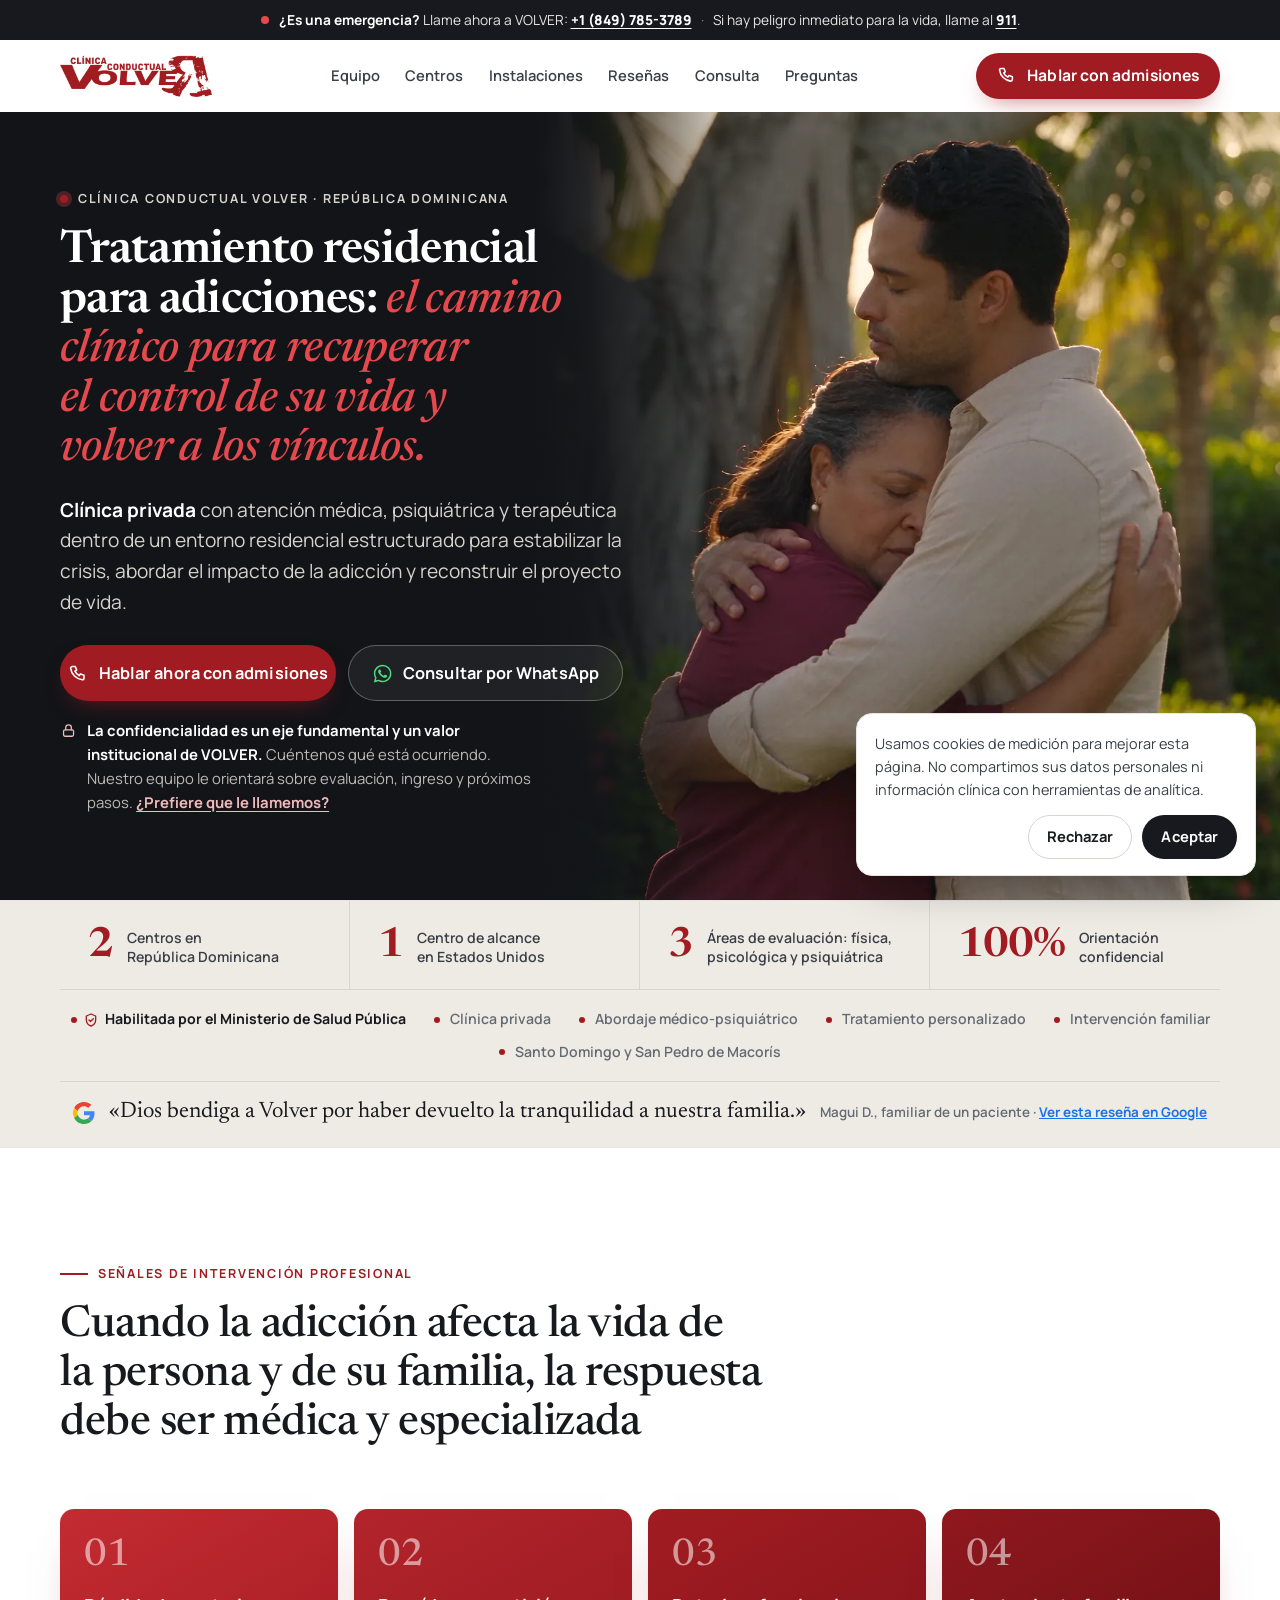
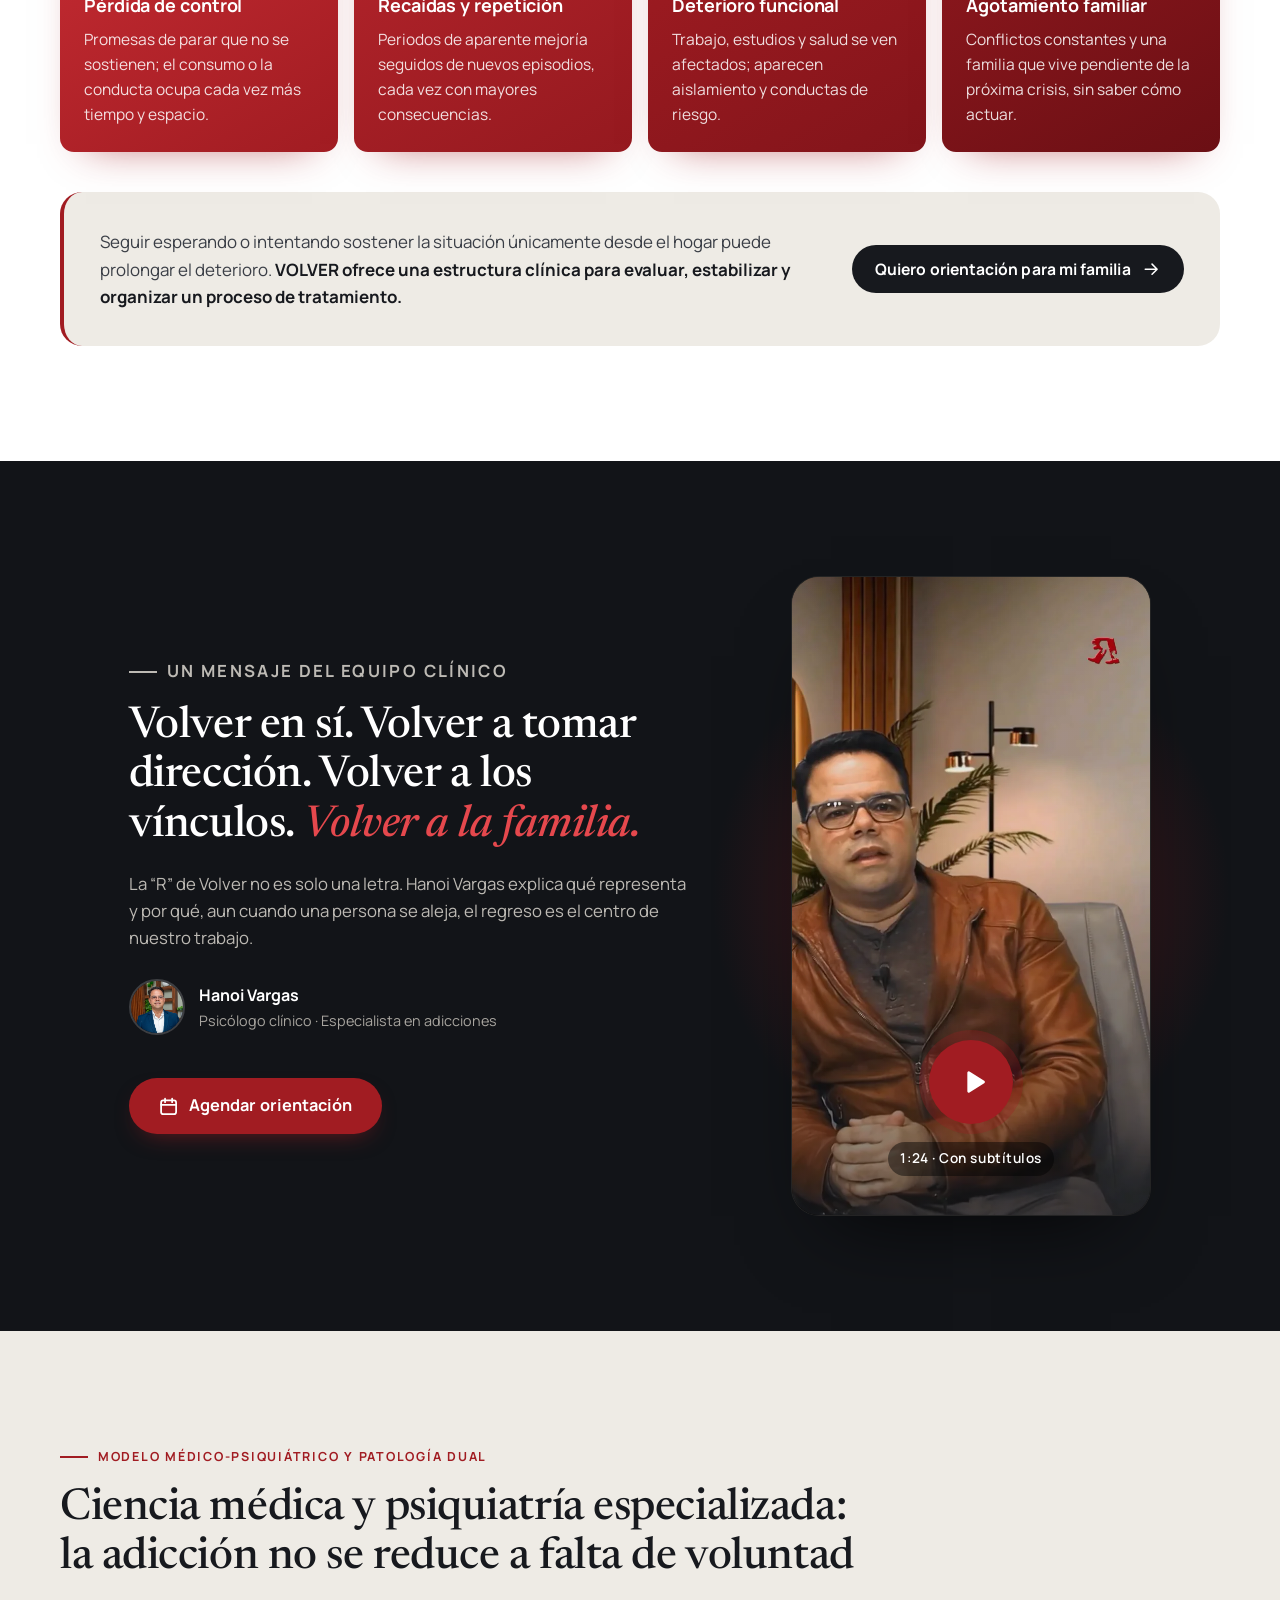
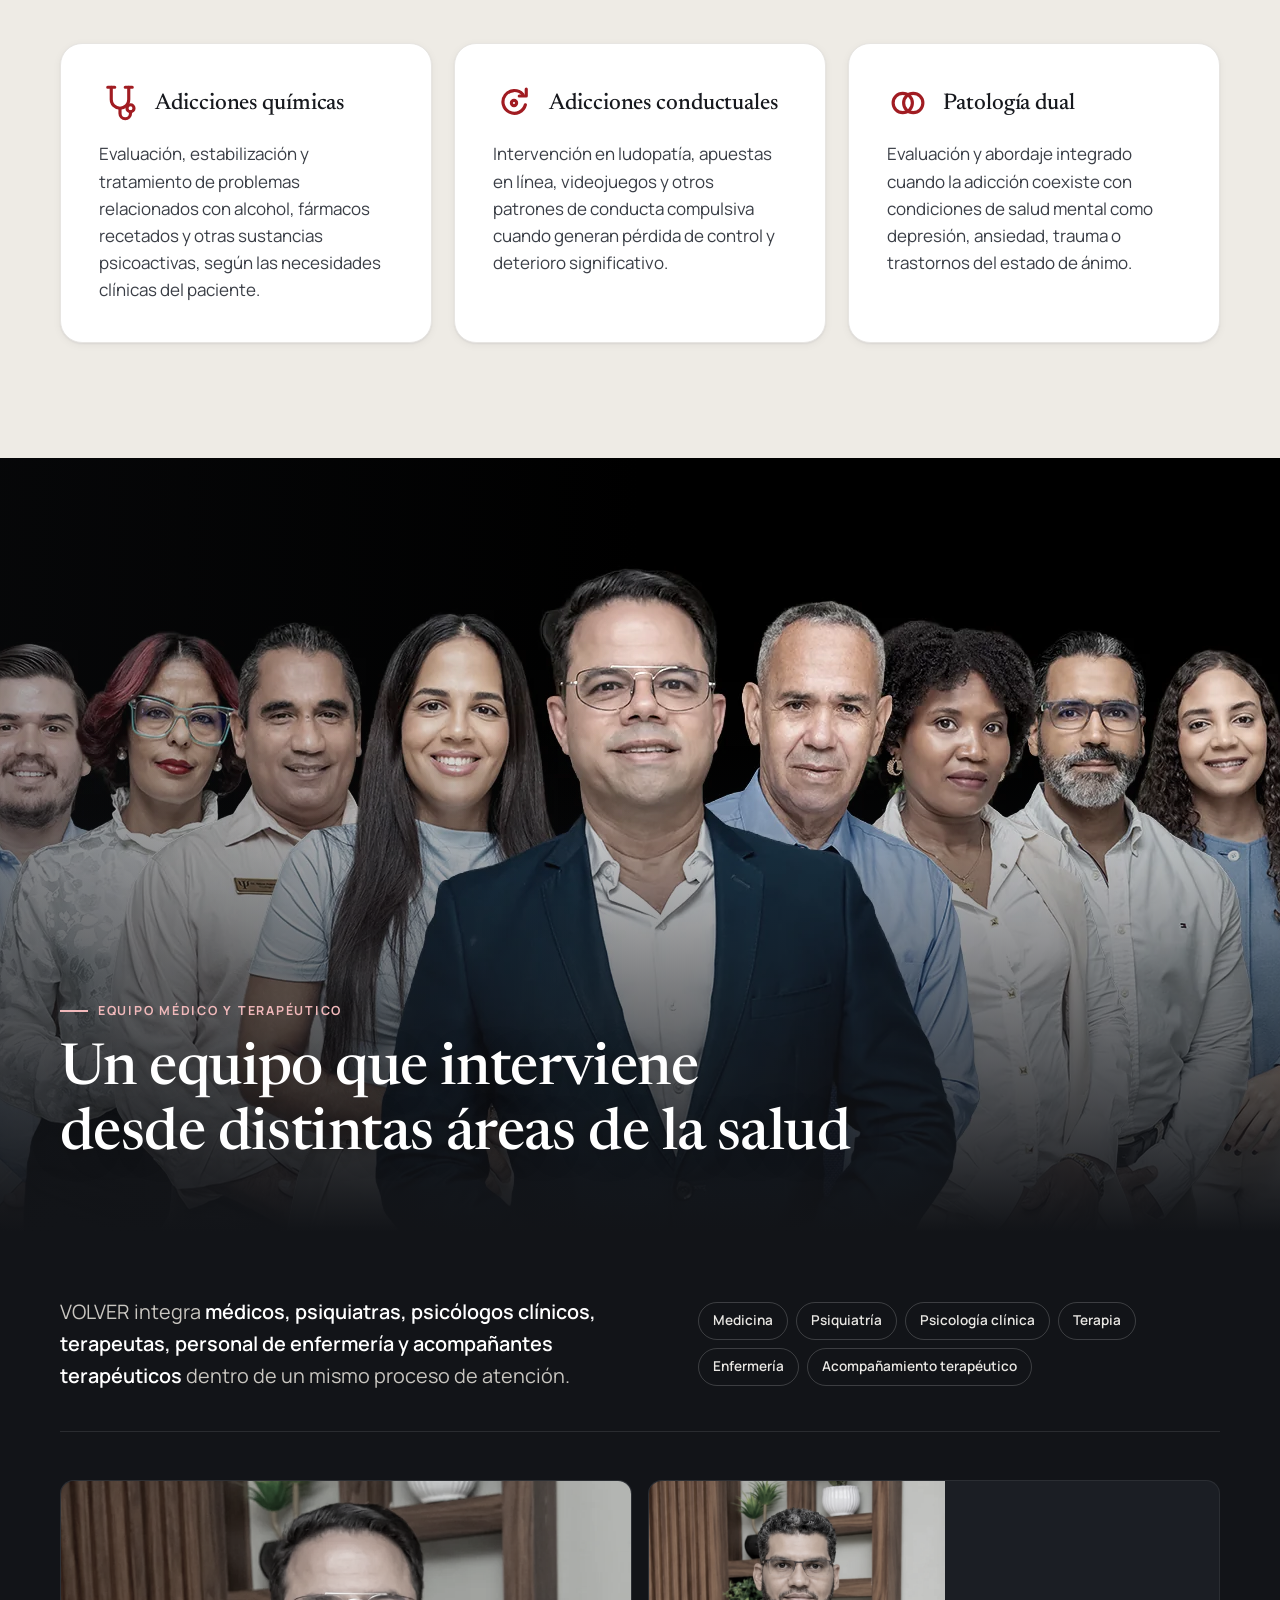
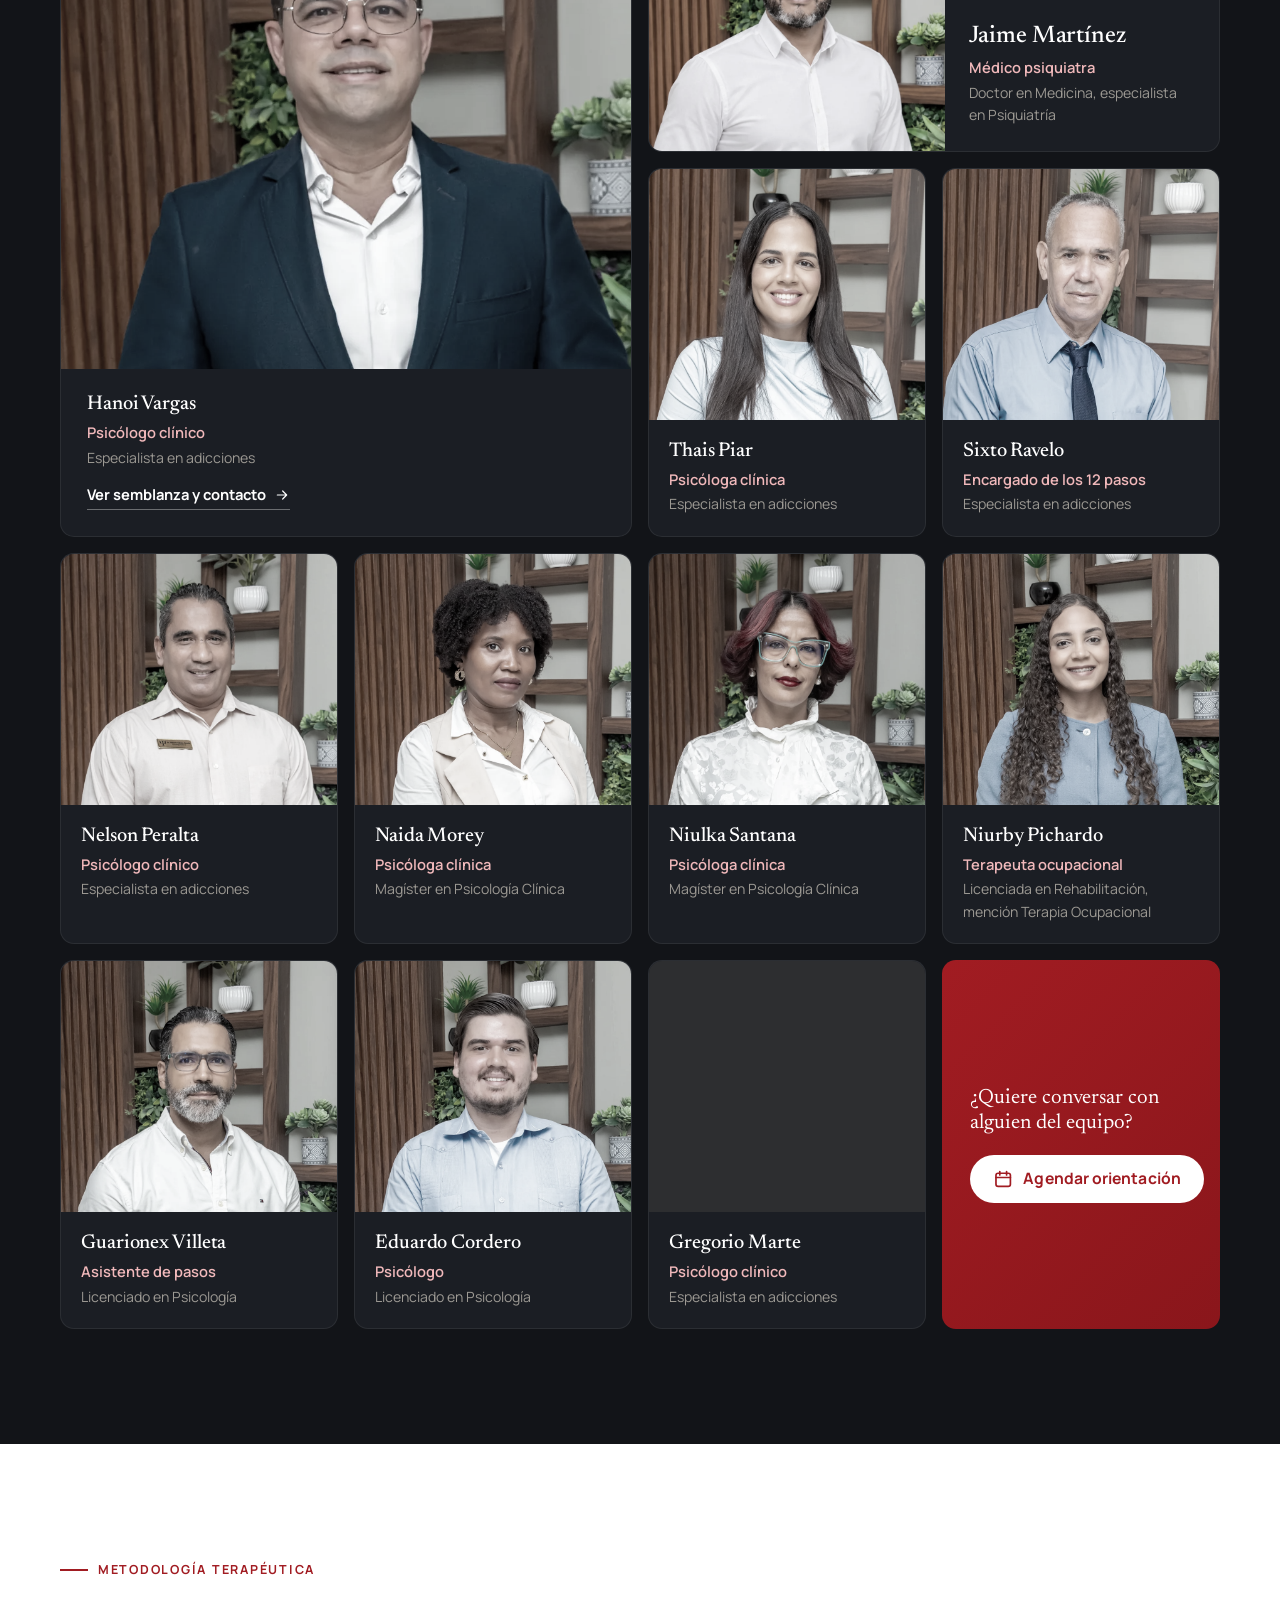
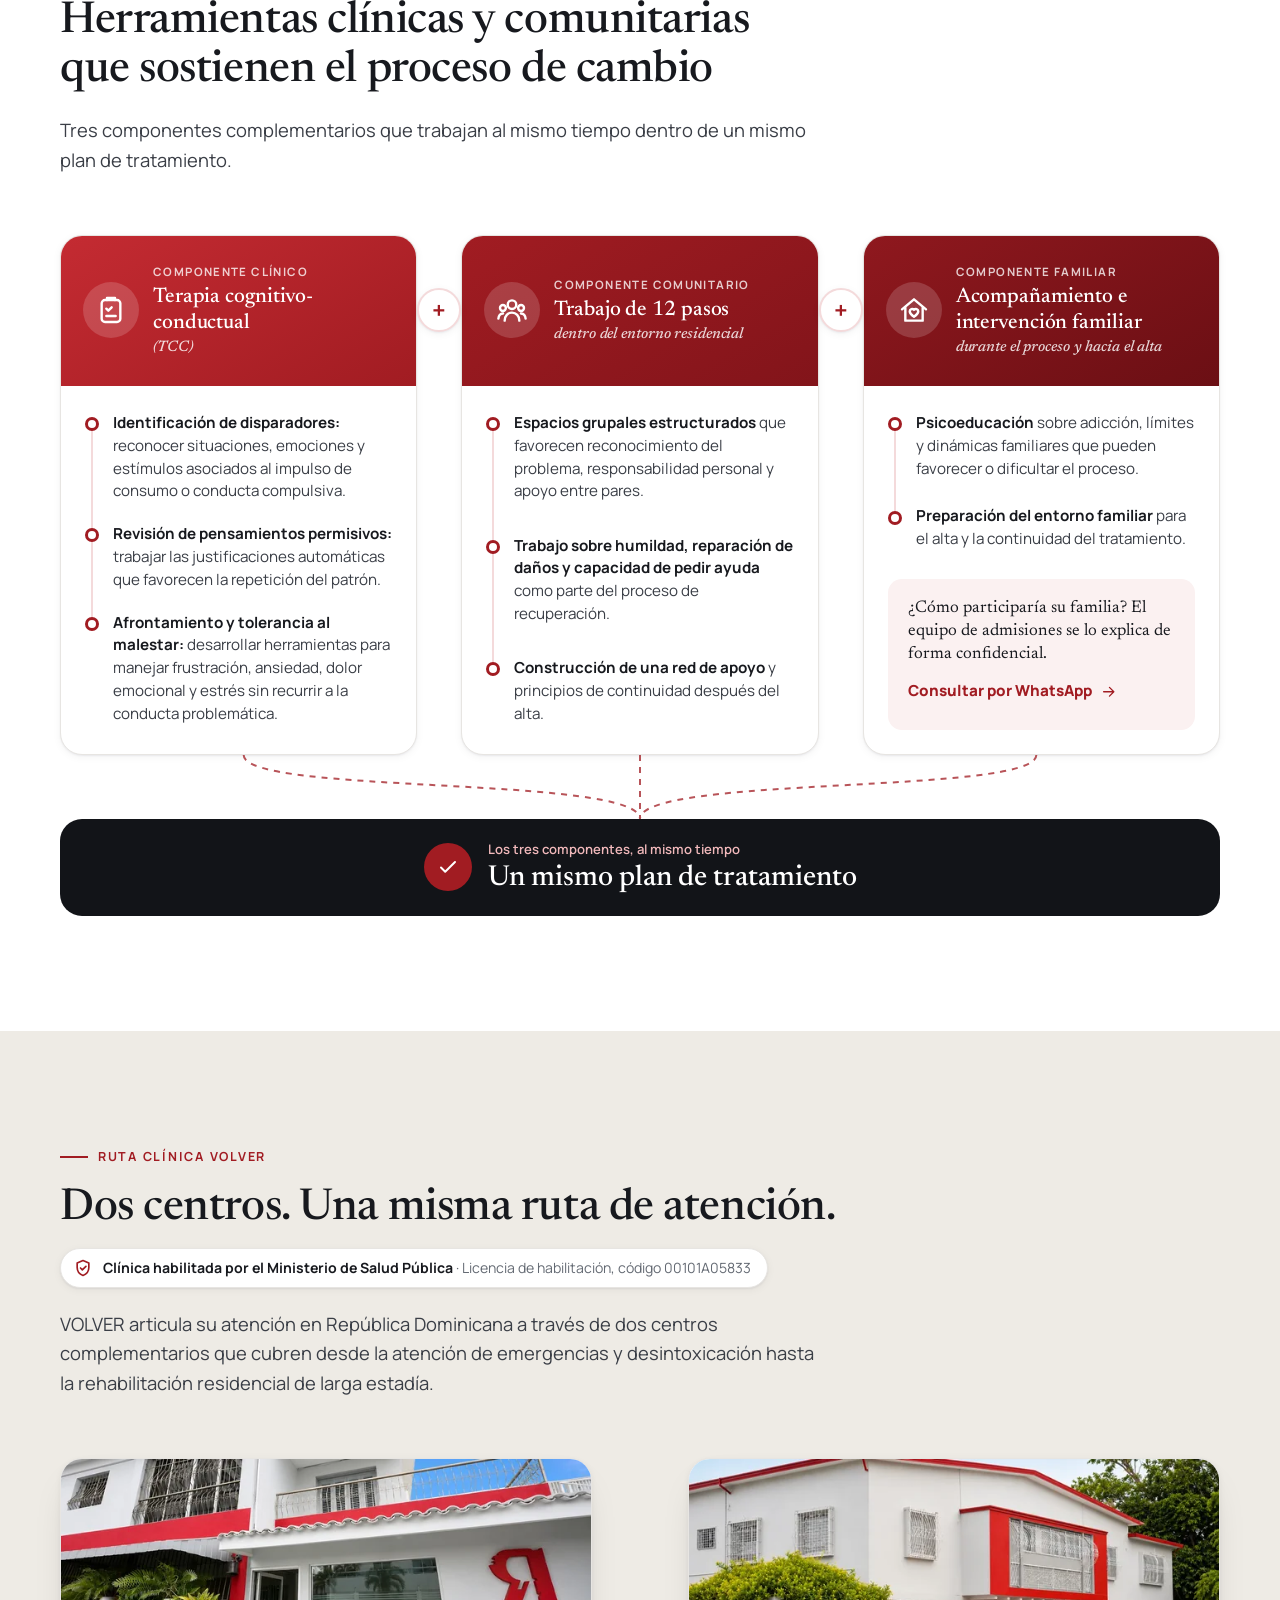
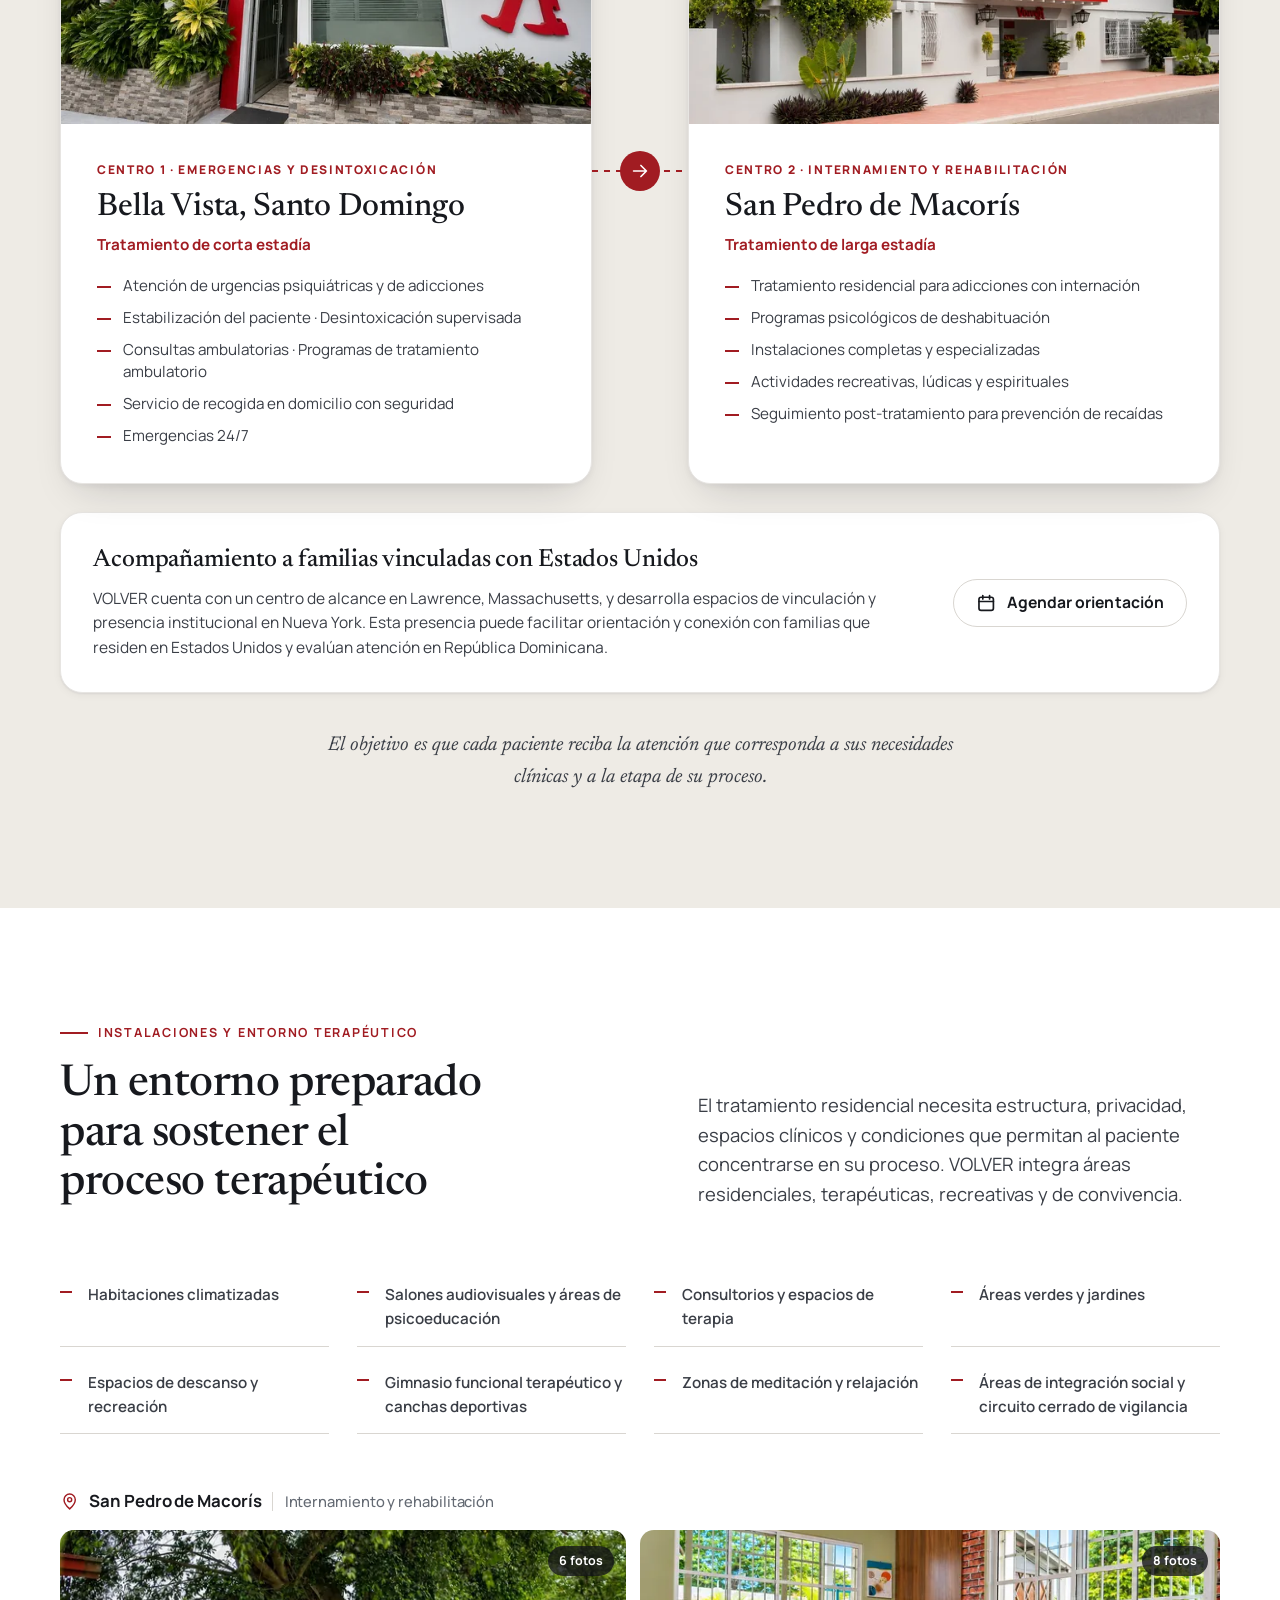
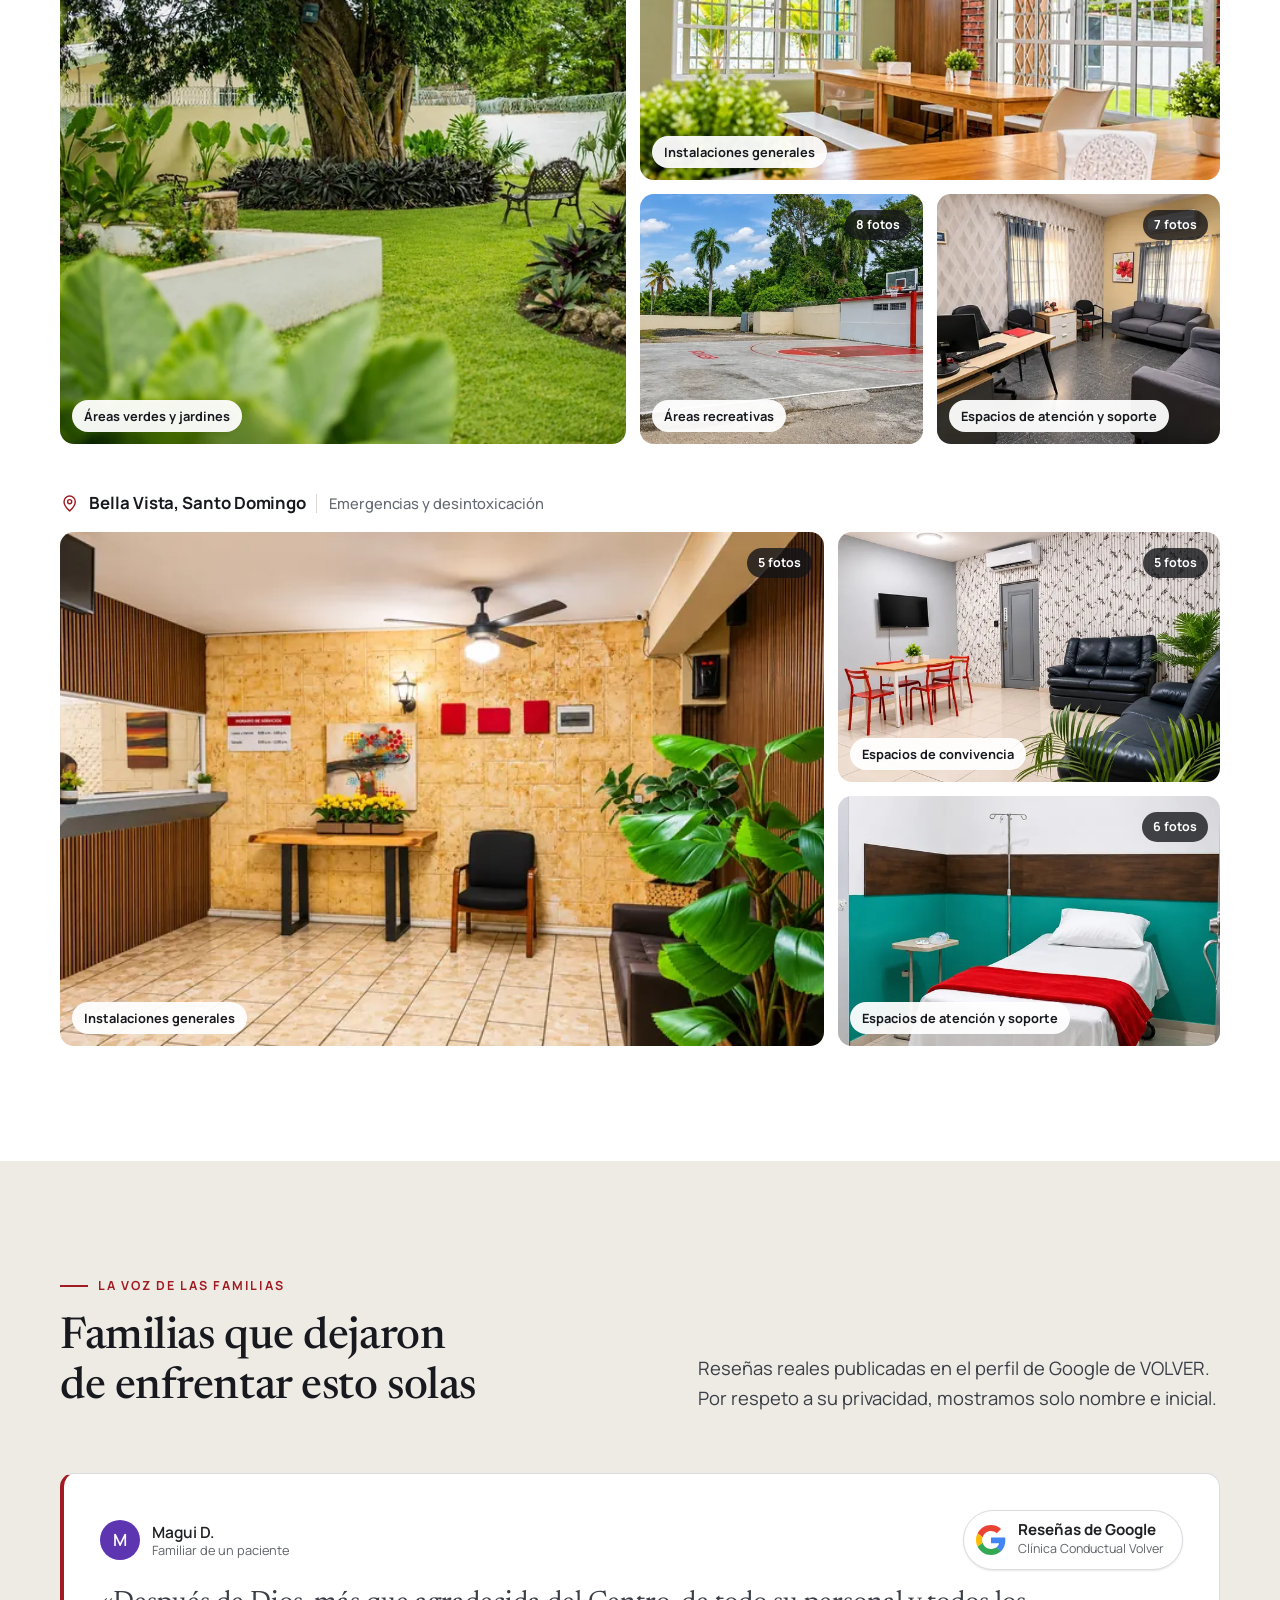
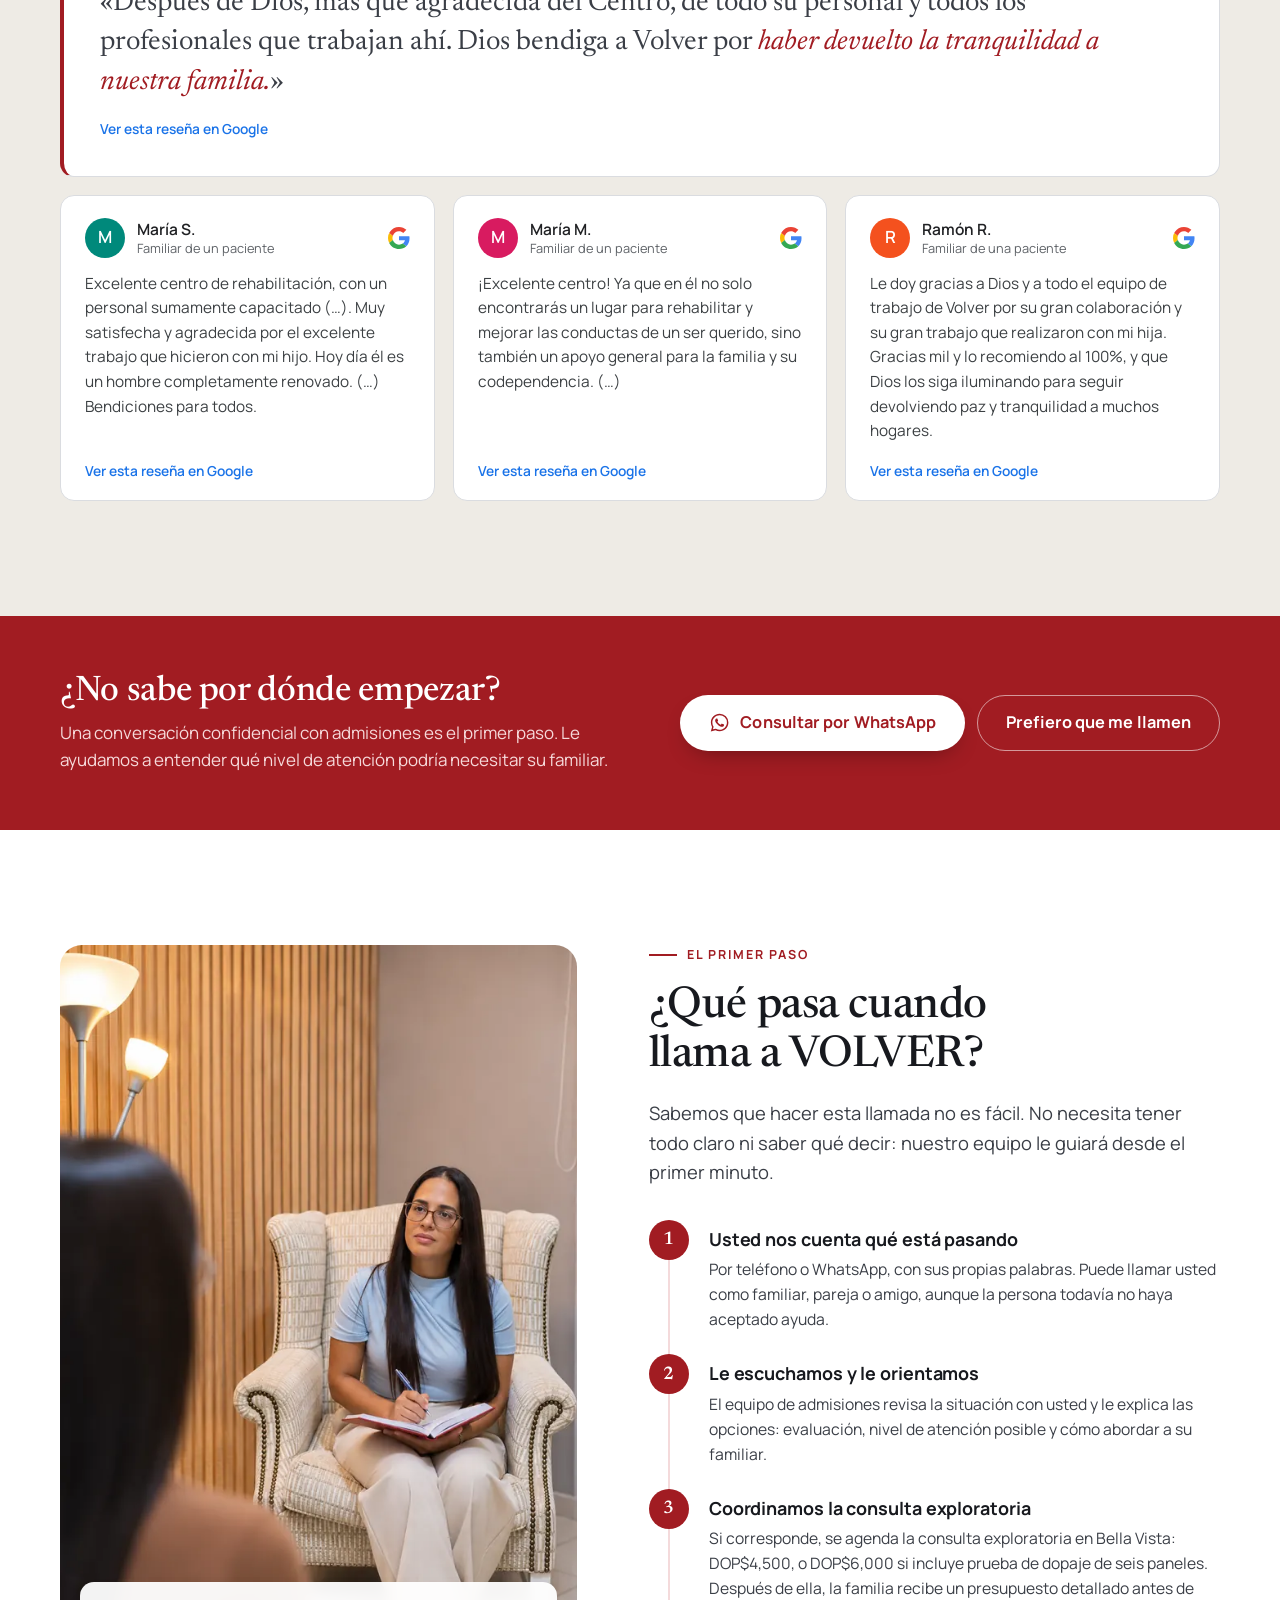
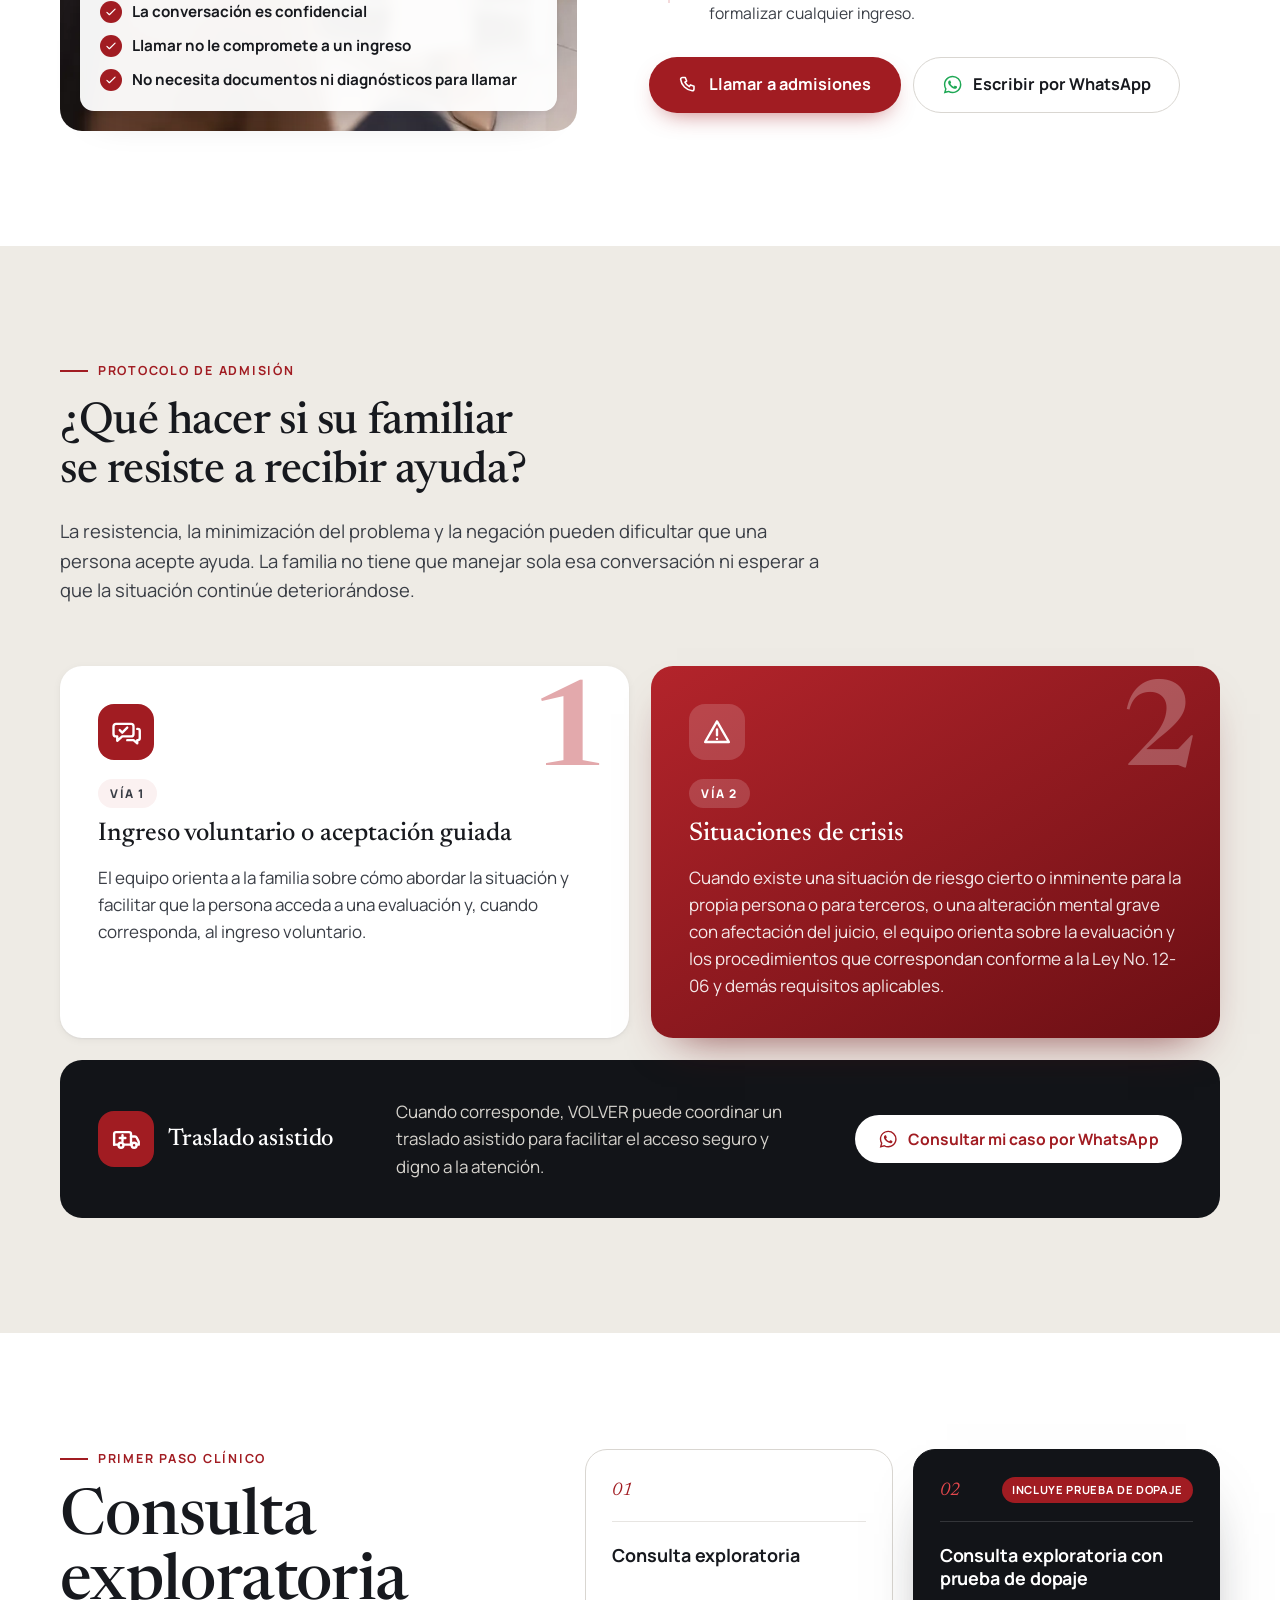
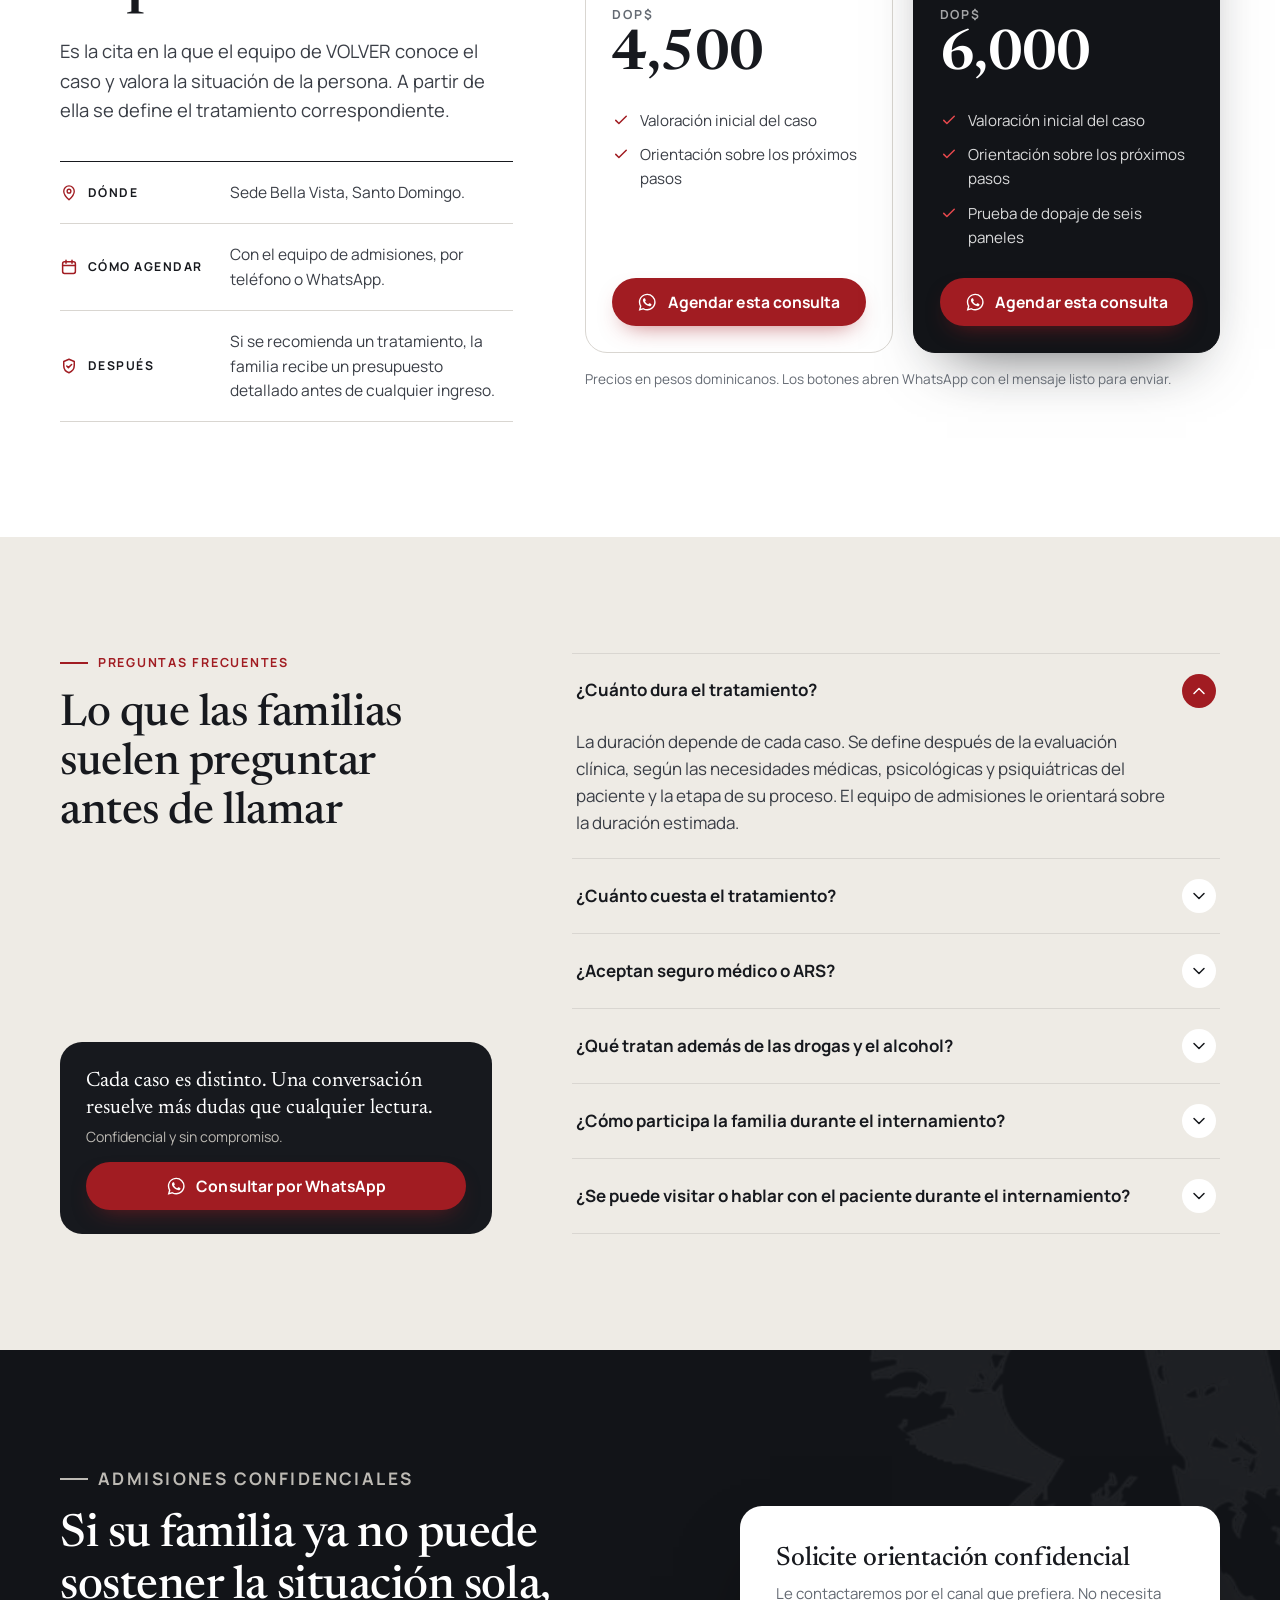
<file: index.html>
<!doctype html>
<html lang="es-DO">
<head>
  <meta charset="utf-8">
  <meta name="viewport" content="width=device-width, initial-scale=1, viewport-fit=cover">
  <title>Clínica privada de adicciones en Santo Domingo | VOLVER</title>
  <meta name="description" content="Tratamiento residencial de adicciones en República Dominicana con atención médica, psiquiátrica, terapéutica y familiar. Admisiones privadas y confidenciales.">
  <!-- DEMO: quitar esta etiqueta antes de la publicación real -->
  <meta name="robots" content="noindex">
  <link rel="canonical" href="https://admisiones.volver.com.do/">
  <meta name="theme-color" content="#ffffff">

  <!-- Open Graph -->
  <meta property="og:type" content="website">
  <meta property="og:locale" content="es_DO">
  <meta property="og:site_name" content="Clínica Conductual VOLVER">
  <meta property="og:title" content="Clínica privada de adicciones en Santo Domingo | VOLVER">
  <meta property="og:description" content="Tratamiento residencial de adicciones en República Dominicana con atención médica, psiquiátrica, terapéutica y familiar. Admisiones privadas y confidenciales.">
  <meta property="og:url" content="https://admisiones.volver.com.do/">
  <meta property="og:image" content="https://admisiones.volver.com.do/assets/img/og-volver.jpg">
  <meta property="og:image:width" content="1200">
  <meta property="og:image:height" content="630">
  <meta name="twitter:card" content="summary_large_image">

  <link rel="icon" type="image/png" href="assets/img/favicon.png">
  <link rel="apple-touch-icon" href="assets/img/apple-touch-icon.png">

  <!-- Hero: carga prioritaria -->
  <link rel="preload" as="image" type="image/webp" href="assets/img/hero-abrazo-v2-poster-1920.webp" media="(min-width: 900px)">
  <link rel="preload" as="image" type="image/webp" href="assets/img/hero-abrazo-v2-poster-1280.webp" media="(max-width: 899px)">

  <link rel="preconnect" href="https://fonts.googleapis.com">
  <link rel="preconnect" href="https://fonts.gstatic.com" crossorigin>
  <link href="https://fonts.googleapis.com/css2?family=Manrope:wght@400;500;600;700;800&family=Newsreader:ital,opsz,wght@0,6..72,400;0,6..72,500;0,6..72,600;1,6..72,400;1,6..72,500;1,6..72,600&display=swap" rel="stylesheet">
  <link rel="stylesheet" href="assets/css/styles.css">

  <!-- Consent Mode v2: todo denegado por defecto hasta que el usuario acepte (debe ir ANTES de GA / GTM) -->
  <script>
    window.dataLayer = window.dataLayer || [];
    function gtag(){dataLayer.push(arguments);}
    gtag('consent', 'default', {ad_storage:'denied', ad_user_data:'denied', ad_personalization:'denied', analytics_storage:'denied', wait_for_update: 500});
  </script>

  <!-- ================= GOOGLE ANALYTICS 4 =================
       1) Reemplace G-XXXXXXXXXX por su ID de medición de GA4.
       2) Use GA4 directo O Google Tag Manager, no ambos, para no duplicar eventos.
       Mientras el ID sea el de ejemplo, no se carga nada. Los eventos de la landing
       (click_call_*, click_wa_*, form_*, video_*, etc.) se envían automáticamente
       a GA4 sin datos personales. -->
  <script>
    window.VOLVER_GA_ID = 'G-XXXXXXXXXX';
    (function (id) {
      if (!/^G-[A-Z0-9]{4,}$/.test(id) || /^G-X+$/.test(id)) return;
      var s = document.createElement('script');
      s.async = true; s.src = 'https://www.googletagmanager.com/gtag/js?id=' + id;
      document.head.appendChild(s);
      gtag('js', new Date());
      gtag('config', id);
      window.VOLVER_GA_ACTIVE = true;
    })(window.VOLVER_GA_ID);
  </script>
  <!-- ================= FIN GOOGLE ANALYTICS 4 ================= -->

  <!-- Google Tag Manager (alternativa a GA4 directo): reemplazar GTM-XXXXXXX y descomentar.
  <script>(function(w,d,s,l,i){w[l]=w[l]||[];w[l].push({'gtm.start':new Date().getTime(),event:'gtm.js'});var f=d.getElementsByTagName(s)[0],j=d.createElement(s),dl=l!='dataLayer'?'&l='+l:'';j.async=true;j.src='https://www.googletagmanager.com/gtm.js?id='+i+dl;f.parentNode.insertBefore(j,f);})(window,document,'script','dataLayer','GTM-XXXXXXX');</script>
  -->

  <script type="application/ld+json">
  {
    "@context": "https://schema.org",
    "@type": "MedicalClinic",
    "@id": "https://volver.com.do/#clinic",
    "name": "Clínica Conductual VOLVER",
    "url": "https://admisiones.volver.com.do/",
    "logo": "https://volver.com.do/wp-content/uploads/2023/09/volver.png",
    "image": "https://admisiones.volver.com.do/assets/img/og-volver.jpg",
    "description": "Clínica conductual privada con tratamiento residencial para adicciones, atención médica, psiquiátrica, terapéutica y familiar en República Dominicana.",
    "telephone": "+1-809-534-6002",
    "email": "info@volver.com.do",
    "medicalSpecialty": "Psychiatric",
    "address": {
      "@type": "PostalAddress",
      "streetAddress": "Calle Dionisio Valera #5, Bella Vista",
      "addressLocality": "Santo Domingo",
      "addressCountry": "DO"
    },
    "areaServed": ["Santo Domingo", "San Pedro de Macorís", "República Dominicana"],
    "contactPoint": [
      {"@type": "ContactPoint", "telephone": "+1-809-534-6002", "contactType": "admissions", "availableLanguage": ["es"]},
      {"@type": "ContactPoint", "telephone": "+1-849-785-3789", "contactType": "emergency", "availableLanguage": ["es"]}
    ]
  }
  </script>
  <script type="application/ld+json">
  {
    "@context": "https://schema.org",
    "@type": "FAQPage",
    "mainEntity": [
      {"@type": "Question", "name": "¿Cuánto dura el tratamiento?", "acceptedAnswer": {"@type": "Answer", "text": "La duración depende de cada caso. Se define después de la evaluación clínica, según las necesidades médicas, psicológicas y psiquiátricas del paciente y la etapa de su proceso. El equipo de admisiones le orientará sobre la duración estimada."}},
      {"@type": "Question", "name": "¿Cuánto cuesta el tratamiento?", "acceptedAnswer": {"@type": "Answer", "text": "VOLVER es una clínica privada y el tratamiento implica un costo. No existe un presupuesto único: depende de la duración estimada, las necesidades médicas o psiquiátricas y otros requerimientos de cada caso. El primer paso es la consulta exploratoria (DOP$4,500, o DOP$6,000 si incluye prueba de dopaje de seis paneles). Después de ella, el equipo de admisiones entrega a la familia un presupuesto detallado con el alcance del tratamiento, los servicios contemplados, el costo y las condiciones de pago, antes de formalizar el ingreso."}},
      {"@type": "Question", "name": "¿Aceptan seguro médico o ARS?", "acceptedAnswer": {"@type": "Answer", "text": "Las condiciones de cobertura y pago se revisan con cada familia. El equipo de admisiones le indicará las opciones disponibles para su caso junto con el presupuesto detallado."}},
      {"@type": "Question", "name": "¿Qué tratan además de las drogas y el alcohol?", "acceptedAnswer": {"@type": "Answer", "text": "El modelo contempla adicciones conductuales y la evaluación de condiciones de salud mental que pueden coexistir con la adicción, de acuerdo con las necesidades clínicas de cada paciente."}},
      {"@type": "Question", "name": "¿Cómo participa la familia durante el internamiento?", "acceptedAnswer": {"@type": "Answer", "text": "La familia recibe orientación y psicoeducación y puede participar en intervenciones familiares definidas dentro del plan de tratamiento. El objetivo es mejorar comprensión, comunicación, límites y preparación para la continuidad del proceso."}},
      {"@type": "Question", "name": "¿Se puede visitar o hablar con el paciente durante el internamiento?", "acceptedAnswer": {"@type": "Answer", "text": "La comunicación con la familia y las visitas se organizan dentro del plan de tratamiento, de acuerdo con la etapa del proceso y las indicaciones del equipo clínico. El equipo de admisiones le explicará cómo funciona en su caso."}}
    ]
  }
  </script>
</head>
<body>
  <a class="skip" href="#contenido">Saltar al contenido</a>

  <!-- SVG sprite -->
  <svg width="0" height="0" style="position:absolute" aria-hidden="true">
    <symbol id="i-phone" viewBox="0 0 24 24"><path fill="none" stroke="currentColor" stroke-width="1.8" stroke-linecap="round" stroke-linejoin="round" d="M5 4h3.2l1.6 4-2 1.3a11 11 0 0 0 5 5l1.3-2 4 1.6V17a2 2 0 0 1-2 2A15 15 0 0 1 3 6a2 2 0 0 1 2-2z"/></symbol>
    <symbol id="i-wa" viewBox="0 0 24 24"><path fill="currentColor" d="M12.04 2C6.58 2 2.130 6.45 2.13 11.91c0 1.750.46 3.45 1.32 4.95L2.05 22l5.25-1.38a9.9 9.9 0 0 0 4.74 1.21h.01c5.46 0 9.91-4.45 9.91-9.91A9.86 9.86 0 0 0 12.04 2zm0 18.15h-.01a8.2 8.2 0 0 1-4.19-1.15l-.3-.18-3.12.82.83-3.04-.2-.31a8.2 8.2 0 0 1-1.26-4.38c0-4.54 3.7-8.24 8.25-8.24a8.2 8.2 0 0 1 8.24 8.25c0 4.54-3.7 8.23-8.24 8.23zm4.52-6.16c-.25-.12-1.47-.72-1.7-.81-.23-.08-.39-.12-.56.13-.16.25-.64.81-.79.97-.14.17-.29.19-.54.06a6.750 6.750 0 0 1-3.37-2.94c-.25-.44.25-.41.72-1.360.08-.16.04-.31-.02-.43-.06-.13-.56-1.34-.76-1.84-.2-.48-.41-.42-.56-.42h-.48a.92.92 0 0 0-.66.31 2.78 2.78 0 0 0-.87 2.07c0 1.22.89 2.4 1.01 2.56.12.17 1.75 2.67 4.24 3.74 1.58.68 2.19.74 2.98.62.48-.07 1.470-.6 1.68-1.18.21-.58.21-1.08.14-1.18-.06-.11-.22-.17-.47-.29z"/></symbol>
    <symbol id="i-arrow" viewBox="0 0 24 24"><path fill="none" stroke="currentColor" stroke-width="1.8" stroke-linecap="round" stroke-linejoin="round" d="M5 12h14M13 6l6 6-6 6"/></symbol>
    <symbol id="i-down" viewBox="0 0 24 24"><path fill="none" stroke="currentColor" stroke-width="1.8" stroke-linecap="round" stroke-linejoin="round" d="m6 9 6 6 6-6"/></symbol>
    <symbol id="i-lock" viewBox="0 0 24 24"><g fill="none" stroke="currentColor" stroke-width="1.8" stroke-linecap="round" stroke-linejoin="round"><rect x="5" y="11" width="14" height="9" rx="2"/><path d="M8 11V8a4 4 0 0 1 8 0v3"/></g></symbol>
    <symbol id="i-check" viewBox="0 0 24 24"><path fill="none" stroke="currentColor" stroke-width="2" stroke-linecap="round" stroke-linejoin="round" d="m5 12.5 4.2 4.2L19 7"/></symbol>
    <symbol id="i-pin" viewBox="0 0 24 24"><g fill="none" stroke="currentColor" stroke-width="1.8" stroke-linecap="round" stroke-linejoin="round"><path d="M12 21s-7-6.2-7-11.5a7 7 0 0 1 14 0C19 14.8 12 21 12 21z"/><circle cx="12" cy="9.5" r="2.5"/></g></symbol>
    <symbol id="i-play" viewBox="0 0 24 24"><path fill="currentColor" d="M8 5.5v13a1 1 0 0 0 1.5.86l10.4-6.5a1 1 0 0 0 0-1.72L9.5 4.64A1 1 0 0 0 8 5.5z"/></symbol>
    <symbol id="i-clock" viewBox="0 0 24 24"><g fill="none" stroke="currentColor" stroke-width="1.8" stroke-linecap="round" stroke-linejoin="round"><circle cx="12" cy="12" r="9"/><path d="M12 7v5l3 2"/></g></symbol>
    <symbol id="i-alert" viewBox="0 0 24 24"><g fill="none" stroke="currentColor" stroke-width="1.8" stroke-linecap="round" stroke-linejoin="round"><path d="M12 3 2.5 20h19L12 3z"/><path d="M12 10v4M12 17.5v.01"/></g></symbol>
    <symbol id="i-quote" viewBox="0 0 24 24"><path fill="currentColor" d="M10 7H6a3 3 0 0 0-3 3v4h4v-4H5.5A1.5 1.5 0 0 1 7 8.5h3V7zm11 0h-4a3 3 0 0 0-3 3v4h4v-4h-1.5A1.5 1.5 0 0 1 18 8.5h3V7z" transform="translate(0 2)"/></symbol>
    <symbol id="i-google" viewBox="0 0 48 48"><path fill="#EA4335" d="M24 9.5c3.54 0 6.71 1.22 9.21 3.6l6.85-6.85C35.9 2.38 30.47 0 24 0 14.62 0 6.51 5.38 2.56 13.22l7.98 6.19C12.43 13.72 17.74 9.5 24 9.5z"/><path fill="#4285F4" d="M46.98 24.55c0-1.57-.15-3.09-.38-4.55H24v9.02h12.94c-.58 2.96-2.26 5.48-4.78 7.18l7.73 6c4.51-4.18 7.09-10.36 7.09-17.65z"/><path fill="#FBBC05" d="M10.53 28.59c-.48-1.45-.76-2.99-.76-4.59s.27-3.14.76-4.59l-7.98-6.19C.92 16.46 0 20.12 0 24c0 3.88.92 7.54 2.56 10.78l7.97-6.19z"/><path fill="#34A853" d="M24 48c6.48 0 11.93-2.13 15.89-5.81l-7.73-6c-2.15 1.45-4.92 2.3-8.16 2.3-6.26 0-11.57-4.22-13.47-9.91l-7.98 6.19C6.51 42.62 14.62 48 24 48z"/></symbol>
    <symbol id="i-download" viewBox="0 0 24 24"><path fill="none" stroke="currentColor" stroke-width="2" stroke-linecap="round" stroke-linejoin="round" d="M12 4v11m0 0-4.5-4.5M12 15l4.5-4.5M5 19h14"/></symbol>
    <symbol id="i-shield" viewBox="0 0 24 24"><path fill="none" stroke="currentColor" stroke-width="2" stroke-linejoin="round" d="M12 3 5 6v5.5c0 4.3 2.9 8 7 9.5 4.1-1.5 7-5.2 7-9.5V6l-7-3Z"/><path fill="none" stroke="currentColor" stroke-width="2" stroke-linecap="round" stroke-linejoin="round" d="m9 12 2.2 2.2L15.5 10"/></symbol>
    <symbol id="i-ig" viewBox="0 0 24 24"><g fill="none" stroke="currentColor" stroke-width="2"><rect x="3" y="3" width="18" height="18" rx="5"/><circle cx="12" cy="12" r="4"/></g><circle cx="17.5" cy="6.5" r="1.2" fill="currentColor"/></symbol>
    <symbol id="i-in" viewBox="0 0 24 24"><path fill="currentColor" d="M4.98 3.5a2.5 2.5 0 1 1 0 5 2.5 2.5 0 0 1 0-5ZM3 9.75h4v11H3v-11Zm6.5 0h3.8v1.5h.06c.53-.95 1.83-1.95 3.77-1.95 4.03 0 4.77 2.5 4.77 5.75v5.7h-4v-5.05c0-1.2-.02-2.75-1.7-2.75-1.7 0-1.95 1.3-1.95 2.65v5.15h-4v-11Z"/></symbol>
    <symbol id="i-fb" viewBox="0 0 24 24"><path fill="currentColor" d="M13.5 21v-7.5h2.6l.4-3h-3V8.6c0-.9.3-1.5 1.5-1.5h1.6V4.4c-.3 0-1.2-.1-2.3-.1-2.3 0-3.8 1.4-3.8 3.9v2.3H7.9v3h2.6V21h3Z"/></symbol>
    <symbol id="i-globe" viewBox="0 0 24 24"><g fill="none" stroke="currentColor" stroke-width="2"><circle cx="12" cy="12" r="9"/><path d="M3 12h18M12 3c2.5 2.6 3.8 5.6 3.8 9s-1.3 6.4-3.8 9c-2.5-2.6-3.8-5.6-3.8-9S9.5 5.6 12 3Z"/></g></symbol>
    <symbol id="i-calendar" viewBox="0 0 24 24"><g fill="none" stroke="currentColor" stroke-width="2" stroke-linecap="round" stroke-linejoin="round"><rect x="3.5" y="5" width="17" height="15.5" rx="2.5"/><path d="M3.5 10h17M8 3v4M16 3v4"/></g></symbol>
    <symbol id="i-close" viewBox="0 0 24 24"><path fill="none" stroke="currentColor" stroke-width="2" stroke-linecap="round" d="m6 6 12 12M18 6 6 18"/></symbol>
  </svg>

  <!-- ============ BARRA DE EMERGENCIA ============ -->
  <div class="emergency" role="region" aria-label="Emergencias">
    <div class="wrap emergency-inner">
      <span class="em-dot" aria-hidden="true"></span>
      <p><strong>¿Es una emergencia?</strong> <span class="hide-sm">Llame ahora a VOLVER:</span>
        <a href="tel:+18497853789" data-event="click_call_emergency" data-loc="topbar">+1 (849) 785-3789</a>
        <span class="em-sep hide-sm" aria-hidden="true">·</span>
        <span class="hide-sm">Si hay peligro inmediato para la vida, llame al <a href="tel:911">911</a>.</span>
      </p>
    </div>
  </div>

  <!-- ============ HEADER ============ -->
  <header class="site-header" id="top">
    <div class="wrap header-inner">
      <a class="brand" href="#top" aria-label="Clínica Conductual VOLVER — inicio">
        <img src="assets/img/logo-volver.png" alt="Clínica Conductual VOLVER" width="500" height="138">
      </a>
      <nav class="header-nav" aria-label="Secciones de la página">
        <a href="#equipo" data-event="click_nav" data-loc="equipo">Equipo</a>
        <a href="#ruta" data-event="click_nav" data-loc="centros">Centros</a>
        <a href="#instalaciones" data-event="click_nav" data-loc="instalaciones">Instalaciones</a>
        <a href="#familias" data-event="click_nav" data-loc="resenas">Reseñas</a>
        <a href="#consulta" data-event="click_nav" data-loc="consulta">Consulta</a>
        <a href="#preguntas" data-event="click_nav" data-loc="preguntas">Preguntas</a>
      </nav>
      <div class="header-cta">
        <a class="btn btn-red btn-header" href="tel:+18095346002" data-event="click_call_hero" data-loc="header">
          <svg class="ico" aria-hidden="true"><use href="#i-phone"/></svg>
          <span class="hide-sm">Hablar con admisiones</span><span class="show-sm">Llamar</span>
        </a>
      </div>
    </div>
  </header>

  <main id="contenido">

    <!-- ============ 1 · HERO ============ -->
    <section class="hero" id="hero" aria-labelledby="hero-title">
      <div class="hero-bg">
        <video id="hero-video" autoplay muted loop playsinline disablepictureinpicture preload="auto" width="1920" height="1080"
               poster="assets/img/hero-abrazo-v2-poster-1920.webp"
               role="img" aria-label="Una madre y su hijo adulto se abrazan en un jardín.">
          <source src="assets/video/hero-abrazo-v2-720.mp4" type="video/mp4" media="(max-width: 899px)">
          <source src="assets/video/hero-abrazo-v2-1080.mp4" type="video/mp4">
        </video>
      </div>
      <div class="wrap hero-inner">
        <div class="hero-copy">
          <p class="kicker"><span class="dot" aria-hidden="true"></span>Clínica Conductual VOLVER · República Dominicana</p>
          <h1 id="hero-title">Tratamiento residencial para adicciones: <em>el camino clínico para recuperar el control de su vida y volver a los vínculos.</em></h1>
          <p class="lead"><strong>Clínica privada</strong> con atención médica, psiquiátrica y terapéutica dentro de un entorno residencial estructurado para estabilizar la crisis, abordar el impacto de la adicción y reconstruir el proyecto de vida.</p>
          <div class="cta-row">
            <a class="btn btn-red btn-lg" href="tel:+18095346002" data-event="click_call_hero">
              <svg class="ico" aria-hidden="true"><use href="#i-phone"/></svg> Hablar ahora con admisiones
            </a>
            <a class="btn btn-wa btn-lg" href="https://wa.me/18497853789?text=Hola,%20necesito%20orientaci%C3%B3n%20sobre%20el%20proceso%20de%20admisi%C3%B3n%20en%20VOLVER." target="_blank" rel="noopener" data-event="click_wa_hero">
              <svg class="ico ico-wa" aria-hidden="true"><use href="#i-wa"/></svg> Consultar por WhatsApp
            </a>
          </div>
          <p class="micro"><svg class="ico" aria-hidden="true"><use href="#i-lock"/></svg> <span><strong>La confidencialidad es un eje fundamental y un valor institucional de VOLVER.</strong> Cuéntenos qué está ocurriendo. Nuestro equipo le orientará sobre evaluación, ingreso y próximos pasos. <a href="#formulario" class="link-form">¿Prefiere que le llamemos?</a></span></p>
        </div>
      </div>
    </section>

    <!-- Franja de confianza + cifras -->
    <section class="proof" aria-label="VOLVER en cifras">
      <div class="wrap">
        <ul class="stats">
          <li><strong>2</strong><span>Centros en República Dominicana</span></li>
          <li><strong>1</strong><span>Centro de alcance en Estados Unidos</span></li>
          <li><strong>3</strong><span>Áreas de evaluación: física, psicológica y psiquiátrica</span></li>
          <li><strong>100%</strong><span>Orientación confidencial</span></li>
        </ul>
        <ul class="trust-list" aria-label="Por qué VOLVER">
          <li class="trust-license"><svg class="ico" aria-hidden="true"><use href="#i-shield"/></svg> Habilitada por el Ministerio de Salud Pública</li>
          <li>Clínica privada</li>
          <li>Abordaje médico-psiquiátrico</li>
          <li>Tratamiento personalizado</li>
          <li>Intervención familiar</li>
          <li>Santo Domingo y San Pedro de Macorís</li>
        </ul>
        <figure class="proof-quote">
          <svg viewBox="0 0 48 48" aria-hidden="true"><use href="#i-google"/></svg>
          <blockquote>«Dios bendiga a Volver por haber devuelto la tranquilidad a nuestra familia.»</blockquote>
          <figcaption>Magui D., familiar de un paciente · <a href="https://maps.app.goo.gl/mgr41DyU9R89Bs3E9" target="_blank" rel="noopener" data-event="click_google_review" data-loc="proof">Ver esta reseña en Google</a></figcaption>
        </figure>
      </div>
    </section>

    <!-- ============ 2 · SEÑALES ============ -->
    <section class="section signals" id="senales" aria-labelledby="senales-title">
      <div class="wrap">
        <header class="section-head">
          <p class="eyebrow">Señales de intervención profesional</p>
          <h2 id="senales-title">Cuando la adicción afecta la vida de la persona y de su familia, la respuesta debe ser médica y especializada</h2>
        </header>
        <ol class="signal-grid">
          <li class="signal-card">
            <span class="signal-num">01</span>
            <h3>Pérdida de control</h3>
            <p>Promesas de parar que no se sostienen; el consumo o la conducta ocupa cada vez más tiempo y espacio.</p>
          </li>
          <li class="signal-card">
            <span class="signal-num">02</span>
            <h3>Recaídas y repetición</h3>
            <p>Periodos de aparente mejoría seguidos de nuevos episodios, cada vez con mayores consecuencias.</p>
          </li>
          <li class="signal-card">
            <span class="signal-num">03</span>
            <h3>Deterioro funcional</h3>
            <p>Trabajo, estudios y salud se ven afectados; aparecen aislamiento y conductas de riesgo.</p>
          </li>
          <li class="signal-card">
            <span class="signal-num">04</span>
            <h3>Agotamiento familiar</h3>
            <p>Conflictos constantes y una familia que vive pendiente de la próxima crisis, sin saber cómo actuar.</p>
          </li>
        </ol>
        <div class="signal-close">
          <p>Seguir esperando o intentando sostener la situación únicamente desde el hogar puede prolongar el deterioro. <strong>VOLVER ofrece una estructura clínica para evaluar, estabilizar y organizar un proceso de tratamiento.</strong></p>
          <a class="btn btn-dark" href="#formulario" data-event="click_form_anchor" data-loc="senales">Quiero orientación para mi familia <svg class="ico" aria-hidden="true"><use href="#i-arrow"/></svg></a>
        </div>
      </div>
    </section>

    <!-- ============ 3 · VIDEO ============ -->
    <section class="section video-sec" id="video" aria-labelledby="video-title">
      <div class="wrap video-grid">
        <div class="video-copy">
          <p class="eyebrow eyebrow-light">Un mensaje del equipo clínico</p>
          <h2 id="video-title">Volver en sí. Volver a tomar dirección. Volver a los vínculos. <em>Volver a la familia.</em></h2>
          <p>La “R” de Volver no es solo una letra. Hanoi Vargas explica qué representa y por qué, aun cuando una persona se aleja, el regreso es el centro de nuestro trabajo.</p>
          <p class="video-who"><img src="assets/img/team-hanoi-vargas.webp" alt="" width="880" height="800" loading="lazy"><span><strong>Hanoi Vargas</strong>Psicólogo clínico · Especialista en adicciones</span></p>
          <a class="btn btn-red btn-lg video-cta" href="https://tidycal.com/clinicavolveroficial/orientacion-confidencial" target="_blank" rel="noopener" data-event="click_schedule" data-loc="video"><svg class="ico" aria-hidden="true"><use href="#i-calendar"/></svg> Agendar orientación</a>
        </div>
        <div class="video-frame">
          <div class="video-box" data-video>
            <video id="authority-video" preload="none" playsinline controls width="706" height="1256"
                   poster="assets/img/video-la-r-poster.webp"
                   aria-label="Video: Hanoi Vargas explica el significado de la R de Volver">
              <source src="assets/video/volver-la-r.mp4" type="video/mp4">
            </video>
            <button class="video-cover" type="button" aria-label="Reproducir video">
              <span class="play"><svg aria-hidden="true"><use href="#i-play"/></svg></span>
              <span class="video-meta">1:24 · Con subtítulos</span>
            </button>
            <p class="video-fallback" hidden>No fue posible cargar el video. Inténtelo de nuevo en unos minutos.</p>
          </div>
        </div>
      </div>
    </section>

    <!-- ============ 5 · MODELO CLÍNICO ============ -->
    <section class="section model" id="modelo" aria-labelledby="modelo-title">
      <div class="wrap">
        <header class="section-head">
          <p class="eyebrow">Modelo médico-psiquiátrico y patología dual</p>
          <h2 id="modelo-title">Ciencia médica y psiquiatría especializada: la adicción no se reduce a falta de voluntad</h2>
        </header>
        <div class="model-grid">
          <article class="model-card">
            <svg class="model-ico" viewBox="0 0 48 48" aria-hidden="true"><g fill="none" stroke="currentColor" stroke-width="2" stroke-linecap="round" stroke-linejoin="round"><path d="M14 6v14a10 10 0 0 0 20 0V6"/><path d="M10 6h8M30 6h8"/><path d="M24 30v6a6 6 0 0 0 12 0v-2"/><circle cx="36" cy="30" r="4"/></g></svg>
            <h3>Adicciones químicas</h3>
            <p>Evaluación, estabilización y tratamiento de problemas relacionados con alcohol, fármacos recetados y otras sustancias psicoactivas, según las necesidades clínicas del paciente.</p>
          </article>
          <article class="model-card">
            <svg class="model-ico" viewBox="0 0 48 48" aria-hidden="true"><g fill="none" stroke="currentColor" stroke-width="2" stroke-linecap="round" stroke-linejoin="round"><path d="M34 14a13 13 0 1 0 3 12"/><path d="M38 8v8h-8"/><circle cx="24" cy="24" r="3"/></g></svg>
            <h3>Adicciones conductuales</h3>
            <p>Intervención en ludopatía, apuestas en línea, videojuegos y otros patrones de conducta compulsiva cuando generan pérdida de control y deterioro significativo.</p>
          </article>
          <article class="model-card">
            <svg class="model-ico" viewBox="0 0 48 48" aria-hidden="true"><g fill="none" stroke="currentColor" stroke-width="2" stroke-linecap="round" stroke-linejoin="round"><circle cx="18" cy="24" r="11"/><circle cx="30" cy="24" r="11"/></g></svg>
            <h3>Patología dual</h3>
            <p>Evaluación y abordaje integrado cuando la adicción coexiste con condiciones de salud mental como depresión, ansiedad, trauma o trastornos del estado de ánimo.</p>
          </article>
        </div>
      </div>
    </section>

    <!-- ============ 9 · EQUIPO ============ -->
    <section class="team" id="equipo" aria-labelledby="equipo-title" data-view="team_view">
      <div class="team-hero">
        <img class="team-hero-img" src="assets/img/equipo-volver-1636.webp"
             srcset="assets/img/equipo-volver-900.webp 900w, assets/img/equipo-volver-1636.webp 1636w"
             sizes="100vw" width="1636" height="774" loading="lazy" decoding="async"
             alt="Equipo médico y terapéutico de VOLVER: once especialistas de pie, sonriendo, sobre fondo oscuro.">
        <div class="team-hero-shade" aria-hidden="true"></div>
        <div class="wrap team-hero-copy">
          <p class="eyebrow eyebrow-light">Equipo médico y terapéutico</p>
          <h2 id="equipo-title">Un equipo que interviene desde distintas áreas de la salud</h2>
        </div>
      </div>
      <div class="team-body">
        <div class="wrap">
          <div class="team-intro">
            <p>VOLVER integra <strong>médicos, psiquiatras, psicólogos clínicos, terapeutas, personal de enfermería y acompañantes terapéuticos</strong> dentro de un mismo proceso de atención.</p>
            <ul class="team-disciplines" aria-label="Disciplinas del equipo">
              <li>Medicina</li><li>Psiquiatría</li><li>Psicología clínica</li><li>Terapia</li><li>Enfermería</li><li>Acompañamiento terapéutico</li>
            </ul>
          </div>

          <ul class="team-grid" aria-label="Profesionales de VOLVER">
            <li class="person person-lead has-bio">
              <button class="person-photo" type="button" aria-haspopup="dialog" aria-controls="bio-hanoi" data-bio="bio-hanoi" data-event="open_bio" data-loc="team-hanoi">
                <img src="assets/img/team-hanoi-vargas-lead.webp" width="880" height="1100" alt="Hanoi Vargas · ver semblanza" loading="lazy" decoding="async">
              </button>
              <div class="person-info"><h3>Hanoi Vargas</h3><p class="role">Psicólogo clínico</p><p class="cred">Especialista en adicciones</p>
                <button class="bio-link" type="button" aria-haspopup="dialog" aria-controls="bio-hanoi" data-bio="bio-hanoi" data-event="open_bio" data-loc="team-hanoi-link">Ver semblanza y contacto <svg class="ico" aria-hidden="true"><use href="#i-arrow"/></svg></button>
              </div>
            </li>
            <li class="person person-wide">
              <img src="assets/img/team-jaime-martinez.webp" width="880" height="800" alt="Jaime Martínez" loading="lazy" decoding="async">
              <div class="person-info"><h3>Jaime Martínez</h3><p class="role">Médico psiquiatra</p><p class="cred">Doctor en Medicina, especialista en Psiquiatría</p></div>
            </li>
            <li class="person">
              <img src="assets/img/team-thais-piar.webp" width="880" height="800" alt="Thais Piar" loading="lazy" decoding="async">
              <div class="person-info"><h3>Thais Piar</h3><p class="role">Psicóloga clínica</p><p class="cred">Especialista en adicciones</p></div>
            </li>
            <li class="person">
              <img src="assets/img/team-sixto-ravelo.webp" width="880" height="800" alt="Sixto Ravelo" loading="lazy" decoding="async">
              <div class="person-info"><h3>Sixto Ravelo</h3><p class="role">Encargado de los 12 pasos</p><p class="cred">Especialista en adicciones</p></div>
            </li>
            <li class="person">
              <img src="assets/img/team-nelson-peralta.webp" width="880" height="800" alt="Nelson Peralta" loading="lazy" decoding="async">
              <div class="person-info"><h3>Nelson Peralta</h3><p class="role">Psicólogo clínico</p><p class="cred">Especialista en adicciones</p></div>
            </li>
            <li class="person">
              <img src="assets/img/team-nadia-morey.webp" width="880" height="800" alt="Naida Morey" loading="lazy" decoding="async">
              <div class="person-info"><h3>Naida Morey</h3><p class="role">Psicóloga clínica</p><p class="cred">Magíster en Psicología Clínica</p></div>
            </li>
            <li class="person">
              <img src="assets/img/team-niulka-santana.webp" width="880" height="800" alt="Niulka Santana" loading="lazy" decoding="async">
              <div class="person-info"><h3>Niulka Santana</h3><p class="role">Psicóloga clínica</p><p class="cred">Magíster en Psicología Clínica</p></div>
            </li>
            <li class="person">
              <img src="assets/img/team-niurby-pichardo.webp" width="880" height="800" alt="Niurby Pichardo" loading="lazy" decoding="async">
              <div class="person-info"><h3>Niurby Pichardo</h3><p class="role">Terapeuta ocupacional</p><p class="cred">Licenciada en Rehabilitación, mención Terapia Ocupacional</p></div>
            </li>
            <li class="person">
              <img src="assets/img/team-guarionex.webp" width="880" height="800" alt="Guarionex Villeta" loading="lazy" decoding="async">
              <div class="person-info"><h3>Guarionex Villeta</h3><p class="role">Asistente de pasos</p><p class="cred">Licenciado en Psicología</p></div>
            </li>
            <li class="person">
              <img src="assets/img/team-eduardo.webp" width="880" height="800" alt="Eduardo Cordero" loading="lazy" decoding="async">
              <div class="person-info"><h3>Eduardo Cordero</h3><p class="role">Psicólogo</p><p class="cred">Licenciado en Psicología</p></div>
            </li>
            <li class="person">
              <img src="assets/img/team-gregorio-marte.webp" width="880" height="800" alt="Gregorio Marte" loading="lazy" decoding="async">
              <div class="person-info"><h3>Gregorio Marte</h3><p class="role">Psicólogo clínico</p><p class="cred">Especialista en adicciones</p></div>
            </li>
            <li class="person person-cta">
              <p>¿Quiere conversar con alguien del equipo?</p>
              <a class="btn btn-red" href="https://tidycal.com/clinicavolveroficial/orientacion-confidencial" target="_blank" rel="noopener" data-event="click_schedule" data-loc="team"><svg class="ico" aria-hidden="true"><use href="#i-calendar"/></svg> Agendar orientación</a>
            </li>
          </ul>
        </div>
      </div>
    </section>

    <!-- ============ 6 · METODOLOGÍA ============ -->
    <section class="section method" id="metodologia" aria-labelledby="metodo-title">
      <div class="wrap">
        <header class="section-head">
          <p class="eyebrow">Metodología terapéutica</p>
          <h2 id="metodo-title">Herramientas clínicas y comunitarias que sostienen el proceso de cambio</h2>
          <p class="section-intro">Tres componentes complementarios que trabajan al mismo tiempo dentro de un mismo plan de tratamiento.</p>
        </header>
        <div class="mx">
          <div class="mx-cols">
            <article class="mx-col method-card">
              <header class="mx-head">
                <span class="mx-ico" aria-hidden="true"><svg viewBox="0 0 24 24"><rect x="5" y="4.5" width="14" height="16.5" rx="2.5"/><path d="M9 4.5V3h6v1.5M8.5 11l1.5 1.5L12.5 10M8.5 16.5h7"/></svg></span>
                <div>
                  <p class="mx-tag">Componente clínico</p>
                  <h3>Terapia cognitivo-conductual <span>(TCC)</span></h3>
                </div>
              </header>
              <ul class="mx-list">
                <li><strong>Identificación de disparadores:</strong> reconocer situaciones, emociones y estímulos asociados al impulso de consumo o conducta compulsiva.</li>
                <li><strong>Revisión de pensamientos permisivos:</strong> trabajar las justificaciones automáticas que favorecen la repetición del patrón.</li>
                <li><strong>Afrontamiento y tolerancia al malestar:</strong> desarrollar herramientas para manejar frustración, ansiedad, dolor emocional y estrés sin recurrir a la conducta problemática.</li>
              </ul>
            </article>
            <span class="mx-plus" aria-hidden="true">+</span>
            <article class="mx-col method-card">
              <header class="mx-head">
                <span class="mx-ico" aria-hidden="true"><svg viewBox="0 0 24 24"><circle cx="12" cy="8" r="3.2"/><circle cx="5.2" cy="10.5" r="2.2"/><circle cx="18.8" cy="10.5" r="2.2"/><path d="M6.5 20c0-3.6 2.4-6 5.5-6s5.5 2.4 5.5 6M1.8 18.5c.2-2.3 1.6-3.8 3.5-3.9M22.2 18.5c-.2-2.3-1.6-3.8-3.5-3.9"/></svg></span>
                <div>
                  <p class="mx-tag">Componente comunitario</p>
                  <h3>Trabajo de 12 pasos <span>dentro del entorno residencial</span></h3>
                </div>
              </header>
              <ul class="mx-list">
                <li><strong>Espacios grupales estructurados</strong> que favorecen reconocimiento del problema, responsabilidad personal y apoyo entre pares.</li>
                <li><strong>Trabajo sobre humildad, reparación de daños y capacidad de pedir ayuda</strong> como parte del proceso de recuperación.</li>
                <li><strong>Construcción de una red de apoyo</strong> y principios de continuidad después del alta.</li>
              </ul>
            </article>
            <span class="mx-plus" aria-hidden="true">+</span>
            <article class="mx-col method-card">
              <header class="mx-head">
                <span class="mx-ico" aria-hidden="true"><svg viewBox="0 0 24 24"><path d="M3 11.5 12 4l9 7.5M5.5 9.5V20h13V9.5"/><path d="M12 17s-3.200-1.900-3.200-4a1.800 1.800 0 0 1 3.200-1.100A1.800 1.800 0 0 1 15.200 13c0 2.100-3.200 4-3.200 4Z"/></svg></span>
                <div>
                  <p class="mx-tag">Componente familiar</p>
                  <h3>Acompañamiento e intervención familiar <span>durante el proceso y hacia el alta</span></h3>
                </div>
              </header>
              <ul class="mx-list">
                <li><strong>Psicoeducación</strong> sobre adicción, límites y dinámicas familiares que pueden favorecer o dificultar el proceso.</li>
                <li><strong>Preparación del entorno familiar</strong> para el alta y la continuidad del tratamiento.</li>
              </ul>
              <div class="mx-cta">
                <p>¿Cómo participaría su familia? El equipo de admisiones se lo explica de forma confidencial.</p>
                <a href="https://wa.me/18497853789?text=Hola,%20necesito%20orientaci%C3%B3n%20sobre%20el%20proceso%20de%20admisi%C3%B3n%20en%20VOLVER." target="_blank" rel="noopener" data-event="click_wa_hero" data-loc="method">Consultar por WhatsApp <svg class="ico" aria-hidden="true"><use href="#i-arrow"/></svg></a>
              </div>
            </article>
          </div>

          <svg class="mx-merge" viewBox="0 0 1200 64" preserveAspectRatio="none" aria-hidden="true">
            <path d="M190 0C190 40 600 20 600 64M600 0v64M1010 0C1010 40 600 20 600 64"/>
          </svg>

          <aside class="mx-result">
            <span class="mx-result-ico" aria-hidden="true"><svg class="ico"><use href="#i-check"/></svg></span>
            <p><small>Los tres componentes, al mismo tiempo</small><strong>Un mismo plan de tratamiento</strong></p>
          </aside>
        </div>
      </div>
    </section>

    <!-- ============ 7 · RUTA CLÍNICA ============ -->
    <section class="section route" id="ruta" aria-labelledby="ruta-title" data-view="clinical_route_view">
      <div class="wrap">
        <header class="section-head">
          <p class="eyebrow">Ruta clínica VOLVER</p>
          <h2 id="ruta-title">Dos centros. Una misma ruta de atención.</h2>
          <p class="license-badge"><svg class="ico" aria-hidden="true"><use href="#i-shield"/></svg> <span><strong>Clínica habilitada por el Ministerio de Salud Pública</strong> · Licencia de habilitación, código 00101A05833</span></p>
          <p class="section-intro">VOLVER articula su atención en República Dominicana a través de dos centros complementarios que cubren desde la atención de emergencias y desintoxicación hasta la rehabilitación residencial de larga estadía.</p>
        </header>
        <div class="route-track">
          <article class="center-card">
            <div class="center-img"><img src="assets/img/sede-dn-fachada-640.webp" srcset="assets/img/sede-dn-fachada-640.webp 640w, assets/img/sede-dn-fachada-1200.webp 1200w" sizes="(min-width: 960px) 45vw, 100vw" width="1200" height="600" alt="Fachada de la sede principal de VOLVER en Bella Vista, Santo Domingo, con el emblema rojo de la clínica." loading="lazy" decoding="async"></div>
            <div class="center-body">
              <p class="center-step">Centro 1 · Emergencias y desintoxicación</p>
              <h3>Bella Vista, Santo Domingo</h3>
              <p class="center-sub">Tratamiento de corta estadía</p>
              <ul class="center-list">
                <li>Atención de urgencias psiquiátricas y de adicciones</li>
                <li>Estabilización del paciente · Desintoxicación supervisada</li>
                <li>Consultas ambulatorias · Programas de tratamiento ambulatorio</li>
                <li>Servicio de recogida en domicilio con seguridad</li>
                <li>Emergencias 24/7</li>
              </ul>
            </div>
          </article>
          <div class="route-link" aria-hidden="true"><span></span><svg class="ico"><use href="#i-arrow"/></svg></div>
          <article class="center-card">
            <div class="center-img"><img src="assets/img/sede-sp-fachada-640.webp" srcset="assets/img/sede-sp-fachada-640.webp 640w, assets/img/sede-sp-fachada-1200.webp 1200w" sizes="(min-width: 960px) 45vw, 100vw" width="1200" height="600" alt="Fachada del centro residencial VOLVER en San Pedro de Macorís, edificio blanco con detalles rojos." loading="lazy" decoding="async"></div>
            <div class="center-body">
              <p class="center-step">Centro 2 · Internamiento y rehabilitación</p>
              <h3>San Pedro de Macorís</h3>
              <p class="center-sub">Tratamiento de larga estadía</p>
              <ul class="center-list">
                <li>Tratamiento residencial para adicciones con internación</li>
                <li>Programas psicológicos de deshabituación</li>
                <li>Instalaciones completas y especializadas</li>
                <li>Actividades recreativas, lúdicas y espirituales</li>
                <li>Seguimiento post-tratamiento para prevención de recaídas</li>
              </ul>
            </div>
          </article>
        </div>
        <aside class="intl-card" aria-labelledby="intl-title">
          <div>
            <h3 id="intl-title">Acompañamiento a familias vinculadas con Estados Unidos</h3>
            <p>VOLVER cuenta con un centro de alcance en Lawrence, Massachusetts, y desarrolla espacios de vinculación y presencia institucional en Nueva York. Esta presencia puede facilitar orientación y conexión con familias que residen en Estados Unidos y evalúan atención en República Dominicana.</p>
          </div>
          <a class="btn btn-wa" href="https://tidycal.com/clinicavolveroficial/orientacion-confidencial" target="_blank" rel="noopener" data-event="click_schedule" data-loc="international"><svg class="ico" aria-hidden="true"><use href="#i-calendar"/></svg> Agendar orientación</a>
        </aside>
        <p class="route-close">El objetivo es que cada paciente reciba la atención que corresponda a sus necesidades clínicas y a la etapa de su proceso.</p>
      </div>
    </section>

    <!-- ============ 8 · INSTALACIONES ============ -->
    <section class="section facilities" id="instalaciones" aria-labelledby="inst-title" data-view="facilities_view">
      <div class="wrap">
        <header class="section-head section-head-split">
          <div>
            <p class="eyebrow">Instalaciones y entorno terapéutico</p>
            <h2 id="inst-title">Un entorno preparado para sostener el proceso terapéutico</h2>
          </div>
          <p class="section-intro">El tratamiento residencial necesita estructura, privacidad, espacios clínicos y condiciones que permitan al paciente concentrarse en su proceso. VOLVER integra áreas residenciales, terapéuticas, recreativas y de convivencia.</p>
        </header>

        <ul class="amenities">
          <li>Habitaciones climatizadas</li>
          <li>Salones audiovisuales y áreas de psicoeducación</li>
          <li>Consultorios y espacios de terapia</li>
          <li>Áreas verdes y jardines</li>
          <li>Espacios de descanso y recreación</li>
          <li>Gimnasio funcional terapéutico y canchas deportivas</li>
          <li>Zonas de meditación y relajación</li>
          <li>Áreas de integración social y circuito cerrado de vigilancia</li>
        </ul>

        <div class="gallery-block">
          <h3 class="gallery-title"><svg class="ico" aria-hidden="true"><use href="#i-pin"/></svg> San Pedro de Macorís <span>Internamiento y rehabilitación</span></h3>
          <div class="gallery gallery-sp" tabindex="0" aria-label="Galería de San Pedro de Macorís (deslizable)">
            <figure class="g-a"><img src="assets/img/sp-jardin-800.webp" srcset="assets/img/sp-jardin-800.webp 800w, assets/img/sp-jardin-1536.webp 1536w" sizes="(min-width: 960px) 50vw, 85vw" width="1536" height="1024" alt="Jardín del centro residencial con un gran árbol, banco y áreas verdes." loading="lazy" decoding="async"><figcaption>Áreas verdes y jardines</figcaption><button type="button" class="g-open" data-photos="[{&quot;src&quot;: &quot;assets/img/sp-jardin-1536.webp&quot;, &quot;alt&quot;: &quot;Jardín del centro residencial con un gran árbol, banco y áreas verdes.&quot;}, {&quot;src&quot;: &quot;assets/img/sp-patio-hierro.webp&quot;, &quot;alt&quot;: &quot;Área de descanso en el jardín con sillas y mesas de hierro forjado bajo los árboles.&quot;}, {&quot;src&quot;: &quot;assets/img/sp-bancos-arbol.webp&quot;, &quot;alt&quot;: &quot;Bancos de madera con cojines a la sombra de un gran árbol.&quot;}, {&quot;src&quot;: &quot;assets/img/sp-jardin-sillas.webp&quot;, &quot;alt&quot;: &quot;Sillas de hierro sobre el césped bajo un árbol, con flores azules en primer plano.&quot;}, {&quot;src&quot;: &quot;assets/img/sp-rincon-arbol.webp&quot;, &quot;alt&quot;: &quot;Rincón con banco y sillas de hierro alrededor de un gran árbol.&quot;}, {&quot;src&quot;: &quot;assets/img/sp-sillas-rojas.webp&quot;, &quot;alt&quot;: &quot;Rincón al aire libre con sillas rojas entre palmeras y plantas.&quot;}]" data-title="Áreas verdes y jardines" data-event="gallery_open" data-loc="Áreas verdes y jardines" aria-label="Ampliar Áreas verdes y jardines (6 fotos)"><span class="g-count">6 fotos</span></button></figure>
            <figure class="g-wide"><img src="assets/img/sp-comedor-1-640.webp" srcset="assets/img/sp-comedor-1-640.webp 640w, assets/img/sp-comedor-1-1536.webp 1536w" sizes="(min-width: 960px) 50vw, 85vw" width="1536" height="1024" alt="Comedor con mesas de madera y ventanales hacia el jardín." loading="lazy" decoding="async"><figcaption>Instalaciones generales</figcaption><button type="button" class="g-open" data-photos="[{&quot;src&quot;: &quot;assets/img/sp-comedor-1-1536.webp&quot;, &quot;alt&quot;: &quot;Comedor con mesas de madera y ventanales hacia el jardín.&quot;}, {&quot;src&quot;: &quot;assets/img/sp-comedor-2-1536.webp&quot;, &quot;alt&quot;: &quot;Comedor con mesa de madera, cuadros en la pared y ventana de servicio.&quot;}, {&quot;src&quot;: &quot;assets/img/sp-comedor-3.webp&quot;, &quot;alt&quot;: &quot;Comedor con mesas de madera, paneles negros en la pared y ventanas al jardín.&quot;}, {&quot;src&quot;: &quot;assets/img/sp-sala-ratan.webp&quot;, &quot;alt&quot;: &quot;Sala interior con muebles de ratán y ventanales hacia el jardín.&quot;}, {&quot;src&quot;: &quot;assets/img/sp-fachada-principal.webp&quot;, &quot;alt&quot;: &quot;Fachada del edificio principal de VOLVER con la fuente de piedra a la entrada.&quot;}, {&quot;src&quot;: &quot;assets/img/sp-fuente-r.webp&quot;, &quot;alt&quot;: &quot;Fuente de piedra con la letra R de VOLVER en rojo y cascadas de agua.&quot;}, {&quot;src&quot;: &quot;assets/img/sp-edificios-1536.webp&quot;, &quot;alt&quot;: &quot;Edificaciones del centro rodeadas de césped, caminos y jardines.&quot;}, {&quot;src&quot;: &quot;assets/img/sp-mural-mariposa.webp&quot;, &quot;alt&quot;: &quot;Edificación del centro con un mural de mariposa y el lema «Rompe cadenas».&quot;}]" data-title="Instalaciones generales" data-event="gallery_open" data-loc="Instalaciones generales" aria-label="Ampliar Instalaciones generales (8 fotos)"><span class="g-count">8 fotos</span></button></figure>
            <figure><img src="assets/img/sp-baloncesto-640.webp" srcset="assets/img/sp-baloncesto-640.webp 640w, assets/img/sp-baloncesto-1536.webp 1536w" sizes="(min-width: 960px) 25vw, 85vw" width="1536" height="1024" alt="Cancha de baloncesto al aire libre rodeada de palmas y árboles." loading="lazy" decoding="async"><figcaption>Áreas recreativas</figcaption><button type="button" class="g-open" data-photos="[{&quot;src&quot;: &quot;assets/img/sp-baloncesto-1536.webp&quot;, &quot;alt&quot;: &quot;Cancha de baloncesto al aire libre rodeada de palmas y árboles.&quot;}, {&quot;src&quot;: &quot;assets/img/sp-voleibol-1536.webp&quot;, &quot;alt&quot;: &quot;Red de voleibol y balones sobre el césped del centro.&quot;}, {&quot;src&quot;: &quot;assets/img/sp-gimnasio-equipos.webp&quot;, &quot;alt&quot;: &quot;Gimnasio con máquina multifuncional y bicicleta estática frente a ventanales.&quot;}, {&quot;src&quot;: &quot;assets/img/sp-gimnasio-caminadoras.webp&quot;, &quot;alt&quot;: &quot;Gimnasio con dos caminadoras frente a un ventanal con vista al área verde.&quot;}, {&quot;src&quot;: &quot;assets/img/sp-pingpong.webp&quot;, &quot;alt&quot;: &quot;Mesa de ping-pong con raquetas junto a un jardín de helechos.&quot;}, {&quot;src&quot;: &quot;assets/img/sp-ajedrez-patio-1536.webp&quot;, &quot;alt&quot;: &quot;Patio techado con pérgola, plantas y mesas de ajedrez.&quot;}, {&quot;src&quot;: &quot;assets/img/sp-ajedrez-jardin-1536.webp&quot;, &quot;alt&quot;: &quot;Mesa con tablero de ajedrez frente al jardín del centro.&quot;}, {&quot;src&quot;: &quot;assets/img/sp-domino.webp&quot;, &quot;alt&quot;: &quot;Mesa de dominó de madera en un patio con helechos.&quot;}]" data-title="Áreas recreativas" data-event="gallery_open" data-loc="Áreas recreativas" aria-label="Ampliar Áreas recreativas (8 fotos)"><span class="g-count">8 fotos</span></button></figure>
            <figure><img src="assets/img/consultorio-sala-640.webp" srcset="assets/img/consultorio-sala-640.webp 640w, assets/img/consultorio-sala.webp 1536w" sizes="(min-width: 960px) 25vw, 85vw" width="1536" height="864" alt="Consultorio con escritorio, sofás y ventanas con cortinas." loading="lazy" decoding="async"><figcaption>Espacios de atención y soporte</figcaption><button type="button" class="g-open" data-photos="[{&quot;src&quot;: &quot;assets/img/consultorio-sala.webp&quot;, &quot;alt&quot;: &quot;Consultorio con escritorio, sofás y ventanas con cortinas.&quot;}, {&quot;src&quot;: &quot;assets/img/sp-sala-proyeccion.webp&quot;, &quot;alt&quot;: &quot;Sala con sillas en filas frente a una pantalla de proyección.&quot;}, {&quot;src&quot;: &quot;assets/img/consultorio-escritorio.webp&quot;, &quot;alt&quot;: &quot;Consultorio con escritorio, sillas, sofá y cuadros abstractos.&quot;}, {&quot;src&quot;: &quot;assets/img/consultorio-pantalla.webp&quot;, &quot;alt&quot;: &quot;Consultorio con sofá, escritorio y pantalla en la pared.&quot;}, {&quot;src&quot;: &quot;assets/img/consultorio-ventana.webp&quot;, &quot;alt&quot;: &quot;Consultorio con escritorio y sofá junto a una ventana con luz natural.&quot;}, {&quot;src&quot;: &quot;assets/img/sp-recepcion-2.webp&quot;, &quot;alt&quot;: &quot;Recepción con sillones, orquídea y trofeos sobre una mesa.&quot;}, {&quot;src&quot;: &quot;assets/img/equipo-entrada.webp&quot;, &quot;alt&quot;: &quot;Equipo de VOLVER reunido frente a la entrada del centro.&quot;}]" data-title="Espacios de atención y soporte" data-event="gallery_open" data-loc="Espacios de atención y soporte" aria-label="Ampliar Espacios de atención y soporte (7 fotos)"><span class="g-count">7 fotos</span></button></figure>
          </div>
        </div>

        <div class="gallery-block">
          <h3 class="gallery-title"><svg class="ico" aria-hidden="true"><use href="#i-pin"/></svg> Bella Vista, Santo Domingo <span>Emergencias y desintoxicación</span></h3>
          <div class="gallery gallery-sd" tabindex="0" aria-label="Galería de Bella Vista, Santo Domingo (deslizable)">
            <figure class="g-a"><img src="assets/img/bv-recepcion-flores-640.webp" srcset="assets/img/bv-recepcion-flores-640.webp 640w, assets/img/bv-recepcion-flores.webp 1536w" sizes="(min-width: 960px) 50vw, 85vw" width="1536" height="1024" alt="Recepción de Bella Vista con mesa de madera, flores amarillas y cuadro." loading="lazy" decoding="async"><figcaption>Instalaciones generales</figcaption><button type="button" class="g-open" data-photos="[{&quot;src&quot;: &quot;assets/img/bv-recepcion-flores.webp&quot;, &quot;alt&quot;: &quot;Recepción de Bella Vista con mesa de madera, flores amarillas y cuadro.&quot;}, {&quot;src&quot;: &quot;assets/img/bv-recepcion-ventanilla.webp&quot;, &quot;alt&quot;: &quot;Ventanilla de recepción de Bella Vista con una colaboradora sonriendo.&quot;}, {&quot;src&quot;: &quot;assets/img/bv-paneles.webp&quot;, &quot;alt&quot;: &quot;Área de espera de Bella Vista con el logotipo de VOLVER y paneles informativos.&quot;}, {&quot;src&quot;: &quot;assets/img/bv-sala-flores.webp&quot;, &quot;alt&quot;: &quot;Sala de espera de Bella Vista con sofás grises, mesa de café y papel tapiz floral.&quot;}, {&quot;src&quot;: &quot;assets/img/bv-sala-marron.webp&quot;, &quot;alt&quot;: &quot;Sala de espera de Bella Vista con sofás marrones y ventanales.&quot;}]" data-title="Instalaciones generales" data-event="gallery_open" data-loc="Instalaciones generales (Bella Vista)" aria-label="Ampliar Instalaciones generales de Bella Vista (5 fotos)"><span class="g-count">5 fotos</span></button></figure>
            <figure><img src="assets/img/bv-salon-sofas-640.webp" srcset="assets/img/bv-salon-sofas-640.webp 640w, assets/img/bv-salon-sofas.webp 1536w" sizes="(min-width: 960px) 25vw, 85vw" width="1536" height="1024" alt="Salón de Bella Vista con sofás de cuero, mesa con sillas rojas y televisor." loading="lazy" decoding="async"><figcaption>Espacios de convivencia</figcaption><button type="button" class="g-open" data-photos="[{&quot;src&quot;: &quot;assets/img/bv-salon-sofas.webp&quot;, &quot;alt&quot;: &quot;Salón de Bella Vista con sofás de cuero, mesa con sillas rojas y televisor.&quot;}, {&quot;src&quot;: &quot;assets/img/bv-salon-mesa.webp&quot;, &quot;alt&quot;: &quot;Salón de Bella Vista con mesa de madera, sillas rojas y sofás.&quot;}, {&quot;src&quot;: &quot;assets/img/bv-salon-cuadro.webp&quot;, &quot;alt&quot;: &quot;Área de estar de Bella Vista con sofás de cuero y cuadro circular.&quot;}, {&quot;src&quot;: &quot;assets/img/bv-dormitorio-1.webp&quot;, &quot;alt&quot;: &quot;Dormitorio de Bella Vista con cama, armario y aire acondicionado.&quot;}, {&quot;src&quot;: &quot;assets/img/bv-dormitorio-2.webp&quot;, &quot;alt&quot;: &quot;Dormitorio de Bella Vista con cama, mesa de noche y cuadro.&quot;}]" data-title="Espacios de convivencia" data-event="gallery_open" data-loc="Espacios de convivencia (Bella Vista)" aria-label="Ampliar Espacios de convivencia de Bella Vista (5 fotos)"><span class="g-count">5 fotos</span></button></figure>
            <figure><img src="assets/img/bv-habitacion-clinica-640.webp" srcset="assets/img/bv-habitacion-clinica-640.webp 640w, assets/img/bv-habitacion-clinica.webp 1024w" sizes="(min-width: 960px) 25vw, 85vw" width="1024" height="1536" alt="Habitación clínica de Bella Vista con cama, soporte para suero y aire acondicionado." loading="lazy" decoding="async"><figcaption>Espacios de atención y soporte</figcaption><button type="button" class="g-open" data-photos="[{&quot;src&quot;: &quot;assets/img/bv-habitacion-clinica.webp&quot;, &quot;alt&quot;: &quot;Habitación clínica de Bella Vista con cama, soporte para suero y aire acondicionado.&quot;}, {&quot;src&quot;: &quot;assets/img/bv-estacion-clinica.webp&quot;, &quot;alt&quot;: &quot;Área clínica de Bella Vista con estación de atención, camilla y consultorio.&quot;}, {&quot;src&quot;: &quot;assets/img/bv-consultorio-medico.webp&quot;, &quot;alt&quot;: &quot;Consultorio médico de Bella Vista con escritorio y modelos del cerebro.&quot;}, {&quot;src&quot;: &quot;assets/img/bv-rincon-espera.webp&quot;, &quot;alt&quot;: &quot;Rincón de espera de Bella Vista con butaca y plantas.&quot;}, {&quot;src&quot;: &quot;assets/img/bv-salon-espera.webp&quot;, &quot;alt&quot;: &quot;Salón de espera de Bella Vista con butacas y luz cálida.&quot;}, {&quot;src&quot;: &quot;assets/img/bv-sala-juntas.webp&quot;, &quot;alt&quot;: &quot;Sala de reuniones de Bella Vista con mesa, sillones y pantalla.&quot;}]" data-title="Espacios de atención y soporte" data-event="gallery_open" data-loc="Espacios de atención y soporte (Bella Vista)" aria-label="Ampliar Espacios de atención y soporte de Bella Vista (6 fotos)"><span class="g-count">6 fotos</span></button></figure>
          </div>
        </div>
      </div>
    </section>

    <!-- ============ RESEÑAS DE GOOGLE ============ -->
    <section class="section voices" id="familias" aria-labelledby="familias-title">
      <div class="wrap">
        <header class="section-head section-head-split">
          <div>
            <p class="eyebrow">La voz de las familias</p>
            <h2 id="familias-title">Familias que dejaron de enfrentar esto solas</h2>
          </div>
          <p class="section-intro">Reseñas reales publicadas en el perfil de Google de VOLVER. Por respeto a su privacidad, mostramos solo nombre e inicial.</p>
        </header>

        <div class="g-grid">
          <figure class="g-review g-feature">
            <div class="g-head">
              <span class="g-avatar" style="--av:#5E35B1" aria-hidden="true">M</span>
              <div class="g-who"><strong>Magui D.</strong><span>Familiar de un paciente</span></div>
              <div class="g-badge">
                <svg class="g-logo" viewBox="0 0 48 48" aria-hidden="true"><use href="#i-google"/></svg>
                <div><strong>Reseñas de Google</strong><span>Clínica Conductual Volver</span></div>
              </div>
            </div>
            <blockquote><p>«Después de Dios, más que agradecida del Centro, de todo su personal y todos los profesionales que trabajan ahí. Dios bendiga a Volver por <em>haber devuelto la tranquilidad a nuestra familia.</em>»</p></blockquote>
            <a class="g-src" href="https://maps.app.goo.gl/mgr41DyU9R89Bs3E9" target="_blank" rel="noopener" data-event="click_google_review" data-loc="review">Ver esta reseña en Google</a>
          </figure>

          <figure class="g-review">
            <div class="g-head">
              <span class="g-avatar" style="--av:#00897B" aria-hidden="true">M</span>
              <div class="g-who"><strong>María S.</strong><span>Familiar de un paciente</span></div>
              <svg class="g-mark" viewBox="0 0 48 48" role="img" aria-label="Reseña de Google"><use href="#i-google"/></svg>
            </div>
            <blockquote><p>Excelente centro de rehabilitación, con un personal sumamente capacitado (…). Muy satisfecha y agradecida por el excelente trabajo que hicieron con mi hijo. Hoy día él es un hombre completamente renovado. (…) Bendiciones para todos.</p></blockquote>
            <a class="g-src" href="https://maps.app.goo.gl/yow1HwKBdGxu81jv9" target="_blank" rel="noopener" data-event="click_google_review" data-loc="review">Ver esta reseña en Google</a>
          </figure>

          <figure class="g-review">
            <div class="g-head">
              <span class="g-avatar" style="--av:#D81B60" aria-hidden="true">M</span>
              <div class="g-who"><strong>María M.</strong><span>Familiar de un paciente</span></div>
              <svg class="g-mark" viewBox="0 0 48 48" role="img" aria-label="Reseña de Google"><use href="#i-google"/></svg>
            </div>
            <blockquote><p>¡Excelente centro! Ya que en él no solo encontrarás un lugar para rehabilitar y mejorar las conductas de un ser querido, sino también un apoyo general para la familia y su codependencia. (…)</p></blockquote>
            <a class="g-src" href="https://maps.app.goo.gl/dDQMgRjDUzu34ekJ6" target="_blank" rel="noopener" data-event="click_google_review" data-loc="review">Ver esta reseña en Google</a>
          </figure>


          <figure class="g-review">
            <div class="g-head">
              <span class="g-avatar" style="--av:#F4511E" aria-hidden="true">R</span>
              <div class="g-who"><strong>Ramón R.</strong><span>Familiar de una paciente</span></div>
              <svg class="g-mark" viewBox="0 0 48 48" role="img" aria-label="Reseña de Google"><use href="#i-google"/></svg>
            </div>
            <blockquote><p>Le doy gracias a Dios y a todo el equipo de trabajo de Volver por su gran colaboración y su gran trabajo que realizaron con mi hija. Gracias mil y lo recomiendo al 100%, y que Dios los siga iluminando para seguir devolviendo paz y tranquilidad a muchos hogares.</p></blockquote>
            <a class="g-src" href="https://maps.app.goo.gl/9rGdi3ANPY4NJLMQ7" target="_blank" rel="noopener" data-event="click_google_review" data-loc="review">Ver esta reseña en Google</a>
          </figure>

        </div>
      </div>
    </section>

    <!-- CTA intermedio -->
    <section class="cta-band" aria-label="Pida orientación">
      <div class="wrap cta-band-inner">
        <div>
          <h2>¿No sabe por dónde empezar?</h2>
          <p>Una conversación confidencial con admisiones es el primer paso. Le ayudamos a entender qué nivel de atención podría necesitar su familiar.</p>
        </div>
        <div class="cta-band-actions">
          <a class="btn btn-red btn-lg" href="https://wa.me/18497853789?text=Hola,%20necesito%20orientaci%C3%B3n%20sobre%20el%20proceso%20de%20admisi%C3%B3n%20en%20VOLVER." target="_blank" rel="noopener" data-event="click_wa_hero" data-loc="mid-band"><svg class="ico" aria-hidden="true"><use href="#i-wa"/></svg> Consultar por WhatsApp</a>
          <a class="btn btn-ghost btn-lg" href="#formulario">Prefiero que me llamen</a>
        </div>
      </div>
    </section>

    <!-- ============ PRIMER PASO: QUÉ PASA CUANDO LLAMA ============ -->
    <section class="section first-step" id="primer-paso" aria-labelledby="paso-title">
      <div class="wrap first-grid">
        <div class="first-media">
          <picture>
            <img src="assets/img/primer-paso-sesion-1024.webp" srcset="assets/img/primer-paso-sesion-640.webp 640w, assets/img/primer-paso-sesion-1024.webp 1024w" sizes="(min-width: 960px) 45vw, 100vw" width="1024" height="1536" loading="lazy" decoding="async" alt="Una profesional escucha y toma notas durante una conversación en un consultorio.">
          </picture>
          <ul class="reassure">
            <li><svg class="ico" aria-hidden="true"><use href="#i-check"/></svg> La conversación es confidencial</li>
            <li><svg class="ico" aria-hidden="true"><use href="#i-check"/></svg> Llamar no le compromete a un ingreso</li>
            <li><svg class="ico" aria-hidden="true"><use href="#i-check"/></svg> No necesita documentos ni diagnósticos para llamar</li>
          </ul>
        </div>
        <div class="first-copy">
          <p class="eyebrow">El primer paso</p>
          <h2 id="paso-title">¿Qué pasa cuando llama a VOLVER?</h2>
          <p class="section-intro">Sabemos que hacer esta llamada no es fácil. No necesita tener todo claro ni saber qué decir: nuestro equipo le guiará desde el primer minuto.</p>
          <ol class="call-steps">
            <li>
              <h3>Usted nos cuenta qué está pasando</h3>
              <p>Por teléfono o WhatsApp, con sus propias palabras. Puede llamar usted como familiar, pareja o amigo, aunque la persona todavía no haya aceptado ayuda.</p>
            </li>
            <li>
              <h3>Le escuchamos y le orientamos</h3>
              <p>El equipo de admisiones revisa la situación con usted y le explica las opciones: evaluación, nivel de atención posible y cómo abordar a su familiar.</p>
            </li>
            <li>
              <h3>Coordinamos la consulta exploratoria</h3>
              <p>Si corresponde, se agenda la consulta exploratoria en Bella Vista: DOP$4,500, o DOP$6,000 si incluye prueba de dopaje de seis paneles. Después de ella, la familia recibe un presupuesto detallado antes de formalizar cualquier ingreso.</p>
            </li>
          </ol>
          <div class="cta-row">
            <a class="btn btn-red btn-lg" href="tel:+18095346002" data-event="click_call_hero" data-loc="first-step"><svg class="ico" aria-hidden="true"><use href="#i-phone"/></svg> Llamar a admisiones</a>
            <a class="btn btn-wa btn-lg" href="https://wa.me/18497853789?text=Hola,%20necesito%20orientaci%C3%B3n%20sobre%20el%20proceso%20de%20admisi%C3%B3n%20en%20VOLVER." target="_blank" rel="noopener" data-event="click_wa_hero" data-loc="first-step"><svg class="ico ico-wa" aria-hidden="true"><use href="#i-wa"/></svg> Escribir por WhatsApp</a>
          </div>
        </div>
      </div>
    </section>

    <!-- ============ 10 · ADMISIÓN Y RESISTENCIA ============ -->
    <section class="section admission" id="admision" aria-labelledby="admision-title">
      <div class="wrap">
        <header class="section-head">
          <p class="eyebrow">Protocolo de admisión</p>
          <h2 id="admision-title">¿Qué hacer si su familiar se resiste a recibir ayuda?</h2>
          <p class="section-intro">La resistencia, la minimización del problema y la negación pueden dificultar que una persona acepte ayuda. La familia no tiene que manejar sola esa conversación ni esperar a que la situación continúe deteriorándose.</p>
        </header>
        <div class="paths">
          <article class="path">
            <span class="path-num" aria-hidden="true">1</span>
            <span class="path-ico" aria-hidden="true"><svg viewBox="0 0 24 24"><path d="M4 5.5h12a2 2 0 0 1 2 2v6a2 2 0 0 1-2 2H9l-4 3.5v-3.5H4a2 2 0 0 1-2-2v-6a2 2 0 0 1 2-2Z"/><path d="M21 9.5h.5A1.5 1.5 0 0 1 23 11v6a1.5 1.5 0 0 1-1.5 1.5H21V21l-3-2.5h-5"/><path d="m7 10.5 2 2 4-4"/></svg></span>
            <p class="path-label">Vía 1</p>
            <h3>Ingreso voluntario o aceptación guiada</h3>
            <p>El equipo orienta a la familia sobre cómo abordar la situación y facilitar que la persona acceda a una evaluación y, cuando corresponda, al ingreso voluntario.</p>
          </article>
          <article class="path path-crisis">
            <span class="path-num" aria-hidden="true">2</span>
            <span class="path-ico" aria-hidden="true"><svg viewBox="0 0 24 24"><path d="M12 3.5 2.5 20h19L12 3.5Z"/><path d="M12 10v4.5M12 17.5v.01"/></svg></span>
            <p class="path-label">Vía 2</p>
            <h3>Situaciones de crisis</h3>
            <p>Cuando existe una situación de riesgo cierto o inminente para la propia persona o para terceros, o una alteración mental grave con afectación del juicio, el equipo orienta sobre la evaluación y los procedimientos que correspondan conforme a la Ley No. 12-06 y demás requisitos aplicables.</p>
          </article>
        </div>
        <aside class="transfer">
          <div class="transfer-title">
            <span class="path-ico" aria-hidden="true"><svg viewBox="0 0 24 24"><path d="M2.5 16.5V8a1.5 1.5 0 0 1 1.5-1.5h10.5a1.5 1.5 0 0 1 1.5 1.5v8.5"/><path d="M16 10h3.200a1.5 1.5 0 0 1 1.300.8l1.5 2.900a1.5 1.5 0 0 1 .2.700v2.100H20.5"/><path d="M6 16.5H2.5M16 16.5H10"/><circle cx="8" cy="17" r="2"/><circle cx="18.5" cy="17" r="2"/><path d="M9.200 9v4.5M7 11.200h4.5"/></svg></span>
            <h3>Traslado asistido</h3>
          </div>
          <p>Cuando corresponde, VOLVER puede coordinar un traslado asistido para facilitar el acceso seguro y digno a la atención.</p>
          <a class="btn" href="https://wa.me/18497853789?text=Hola,%20necesito%20orientaci%C3%B3n%20sobre%20el%20proceso%20de%20admisi%C3%B3n%20en%20VOLVER." target="_blank" rel="noopener" data-event="click_wa_hero" data-loc="admission"><svg class="ico" aria-hidden="true"><use href="#i-wa"/></svg> Consultar mi caso por WhatsApp</a>
        </aside>
      </div>
    </section>

    <!-- ============ 11 · CONSULTA EXPLORATORIA ============ -->
    <section class="section pricing consult" id="consulta" aria-labelledby="consulta-title">
      <div class="wrap consult-grid">
        <div class="consult-intro">
          <p class="eyebrow">Primer paso clínico</p>
          <h2 id="consulta-title">Consulta exploratoria</h2>
          <p class="section-intro">Es la cita en la que el equipo de VOLVER conoce el caso y valora la situación de la persona. A partir de ella se define el tratamiento correspondiente.</p>
          <dl class="consult-facts">
            <div><dt><svg class="ico" aria-hidden="true"><use href="#i-pin"/></svg> Dónde</dt><dd>Sede Bella Vista, Santo Domingo.</dd></div>
            <div><dt><svg class="ico" aria-hidden="true"><use href="#i-calendar"/></svg> Cómo agendar</dt><dd>Con el equipo de admisiones, por teléfono o WhatsApp.</dd></div>
            <div><dt><svg class="ico" aria-hidden="true"><use href="#i-shield"/></svg> Después</dt><dd>Si se recomienda un tratamiento, la familia recibe un presupuesto detallado antes de cualquier ingreso.</dd></div>
          </dl>
        </div>

        <div class="consult-side">
          <div class="consult-options">
            <article class="consult-card">
              <div class="consult-card-top"><span class="consult-num">01</span></div>
              <h3>Consulta exploratoria</h3>
              <p class="consult-price"><span>DOP$</span>4,500</p>
              <ul class="consult-list">
                <li><svg class="ico" aria-hidden="true"><use href="#i-check"/></svg> Valoración inicial del caso</li>
                <li><svg class="ico" aria-hidden="true"><use href="#i-check"/></svg> Orientación sobre los próximos pasos</li>
              </ul>
              <a class="btn btn-red" href="https://wa.me/18497853789?text=Hola,%20quiero%20agendar%20una%20consulta%20exploratoria%20(DOP%244,500)%20en%20VOLVER." target="_blank" rel="noopener" data-event="click_wa_hero" data-loc="consulta"><svg class="ico" aria-hidden="true"><use href="#i-wa"/></svg> Agendar esta consulta</a>
            </article>
            <article class="consult-card consult-card-dark">
              <div class="consult-card-top"><span class="consult-num">02</span><span class="consult-tag">Incluye prueba de dopaje</span></div>
              <h3>Consulta exploratoria con prueba de dopaje</h3>
              <p class="consult-price"><span>DOP$</span>6,000</p>
              <ul class="consult-list">
                <li><svg class="ico" aria-hidden="true"><use href="#i-check"/></svg> Valoración inicial del caso</li>
                <li><svg class="ico" aria-hidden="true"><use href="#i-check"/></svg> Orientación sobre los próximos pasos</li>
                <li><svg class="ico" aria-hidden="true"><use href="#i-check"/></svg> Prueba de dopaje de seis paneles</li>
              </ul>
              <a class="btn btn-red" href="https://wa.me/18497853789?text=Hola,%20quiero%20agendar%20una%20consulta%20exploratoria%20con%20prueba%20de%20dopaje%20de%20seis%20paneles%20(DOP%246,000)%20en%20VOLVER." target="_blank" rel="noopener" data-event="click_wa_hero" data-loc="consulta-dopaje"><svg class="ico" aria-hidden="true"><use href="#i-wa"/></svg> Agendar esta consulta</a>
            </article>
          </div>
          <p class="consult-note">Precios en pesos dominicanos. Los botones abren WhatsApp con el mensaje listo para enviar.</p>
        </div>
      </div>
    </section>

    <!-- ============ 13 · FAQ ============ -->
    <section class="section faq" id="preguntas" aria-labelledby="faq-title">
      <div class="wrap faq-grid">
        <header>
          <p class="eyebrow">Preguntas frecuentes</p>
          <h2 id="faq-title">Lo que las familias suelen preguntar antes de llamar</h2>
          <div class="faq-card">
            <p>Cada caso es distinto. Una conversación resuelve más dudas que cualquier lectura.<span>Confidencial y sin compromiso.</span></p>
            <a class="btn btn-red" href="https://wa.me/18497853789?text=Hola,%20necesito%20orientaci%C3%B3n%20sobre%20el%20proceso%20de%20admisi%C3%B3n%20en%20VOLVER." target="_blank" rel="noopener" data-event="click_wa_hero" data-loc="faq"><svg class="ico" aria-hidden="true"><use href="#i-wa"/></svg> Consultar por WhatsApp</a>
          </div>
        </header>
        <div class="accordion">
          <div class="acc-item">
            <h3><button class="acc-btn" type="button" aria-expanded="true" aria-controls="faq-1" id="faq-1-btn">¿Cuánto dura el tratamiento?<svg class="ico" aria-hidden="true"><use href="#i-down"/></svg></button></h3>
            <div class="acc-panel" id="faq-1" role="region" aria-labelledby="faq-1-btn"><p>La duración depende de cada caso. Se define después de la evaluación clínica, según las necesidades médicas, psicológicas y psiquiátricas del paciente y la etapa de su proceso. El equipo de admisiones le orientará sobre la duración estimada.</p></div>
          </div>
          <div class="acc-item">
            <h3><button class="acc-btn" type="button" aria-expanded="false" aria-controls="faq-6" id="faq-6-btn">¿Cuánto cuesta el tratamiento?<svg class="ico" aria-hidden="true"><use href="#i-down"/></svg></button></h3>
            <div class="acc-panel" id="faq-6" role="region" aria-labelledby="faq-6-btn"><p>VOLVER es una clínica privada y el tratamiento implica un costo. No existe un presupuesto único: depende de la duración estimada, las necesidades médicas o psiquiátricas y otros requerimientos de cada caso. El primer paso es la <a href="#consulta">consulta exploratoria</a> (DOP$4,500, o DOP$6,000 si incluye prueba de dopaje de seis paneles). Después de ella, el equipo de admisiones entrega a la familia un presupuesto detallado con el alcance del tratamiento, los servicios contemplados, el costo y las condiciones de pago, antes de formalizar el ingreso.</p></div>
          </div>
          <div class="acc-item">
            <h3><button class="acc-btn" type="button" aria-expanded="false" aria-controls="faq-2" id="faq-2-btn">¿Aceptan seguro médico o ARS?<svg class="ico" aria-hidden="true"><use href="#i-down"/></svg></button></h3>
            <div class="acc-panel" id="faq-2" role="region" aria-labelledby="faq-2-btn"><p>Las condiciones de cobertura y pago se revisan con cada familia. El equipo de admisiones le indicará las opciones disponibles para su caso junto con el presupuesto detallado.</p></div>
          </div>
          <div class="acc-item">
            <h3><button class="acc-btn" type="button" aria-expanded="false" aria-controls="faq-3" id="faq-3-btn">¿Qué tratan además de las drogas y el alcohol?<svg class="ico" aria-hidden="true"><use href="#i-down"/></svg></button></h3>
            <div class="acc-panel" id="faq-3" role="region" aria-labelledby="faq-3-btn"><p>El modelo contempla adicciones conductuales y la evaluación de condiciones de salud mental que pueden coexistir con la adicción, de acuerdo con las necesidades clínicas de cada paciente.</p></div>
          </div>
          <div class="acc-item">
            <h3><button class="acc-btn" type="button" aria-expanded="false" aria-controls="faq-4" id="faq-4-btn">¿Cómo participa la familia durante el internamiento?<svg class="ico" aria-hidden="true"><use href="#i-down"/></svg></button></h3>
            <div class="acc-panel" id="faq-4" role="region" aria-labelledby="faq-4-btn"><p>La familia recibe orientación y psicoeducación y puede participar en intervenciones familiares definidas dentro del plan de tratamiento. El objetivo es mejorar comprensión, comunicación, límites y preparación para la continuidad del proceso.</p></div>
          </div>
          <div class="acc-item">
            <h3><button class="acc-btn" type="button" aria-expanded="false" aria-controls="faq-5" id="faq-5-btn">¿Se puede visitar o hablar con el paciente durante el internamiento?<svg class="ico" aria-hidden="true"><use href="#i-down"/></svg></button></h3>
            <div class="acc-panel" id="faq-5" role="region" aria-labelledby="faq-5-btn"><p>La comunicación con la familia y las visitas se organizan dentro del plan de tratamiento, de acuerdo con la etapa del proceso y las indicaciones del equipo clínico. El equipo de admisiones le explicará cómo funciona en su caso.</p></div>
          </div>
        </div>
      </div>
    </section>

    <!-- ============ 15 · CIERRE Y CONTACTO ============ -->
    <section class="contact" id="orientacion" aria-labelledby="contacto-title">
      <img class="contact-emblem" src="assets/img/emblema-r.png" alt="" width="500" height="419" loading="lazy" aria-hidden="true">
      <div class="wrap contact-grid">
        <div class="contact-copy">
          <p class="eyebrow eyebrow-light">Admisiones confidenciales</p>
          <h2 id="contacto-title">Si su familia ya no puede sostener la situación sola, es momento de pedir atención especializada para las adicciones</h2>
          <p>Hable directamente con el equipo de admisiones de VOLVER. Le orientaremos sobre evaluación, ruta de atención, proceso de ingreso y próximos pasos con la discreción que este momento requiere.</p>
          <div class="contact-ctas">
            <a class="btn btn-red btn-xl" href="tel:+18095346002" data-event="click_call_footer">
              <svg class="ico" aria-hidden="true"><use href="#i-phone"/></svg>
              <span><small>Llamar a admisiones</small>+1 (809) 534-6002</span>
            </a>
            <a class="btn btn-wa-dark btn-xl" href="https://wa.me/18497853789?text=Hola,%20necesito%20orientaci%C3%B3n%20sobre%20el%20proceso%20de%20admisi%C3%B3n%20en%20VOLVER." target="_blank" rel="noopener" data-event="click_wa_footer">
              <svg class="ico ico-wa" aria-hidden="true"><use href="#i-wa"/></svg>
              <span><small>Consultar por WhatsApp</small>+1 (849) 785-3789</span>
            </a>
          </div>
          <ul class="contact-hours">
            <li><svg class="ico" aria-hidden="true"><use href="#i-alert"/></svg> Emergencias: <a href="tel:+18497853789" data-event="click_call_emergency" data-loc="contact">+1 (849) 785-3789</a></li>
            <li><svg class="ico" aria-hidden="true"><use href="#i-pin"/></svg> <span><strong>Bella Vista:</strong> Calle Dionisio Valera #5, Bella Vista, Santo Domingo</span></li>
            <li><svg class="ico" aria-hidden="true"><use href="#i-pin"/></svg> <span><strong>San Pedro de Macorís:</strong> ingreso coordinado desde Bella Vista</span></li>
          </ul>
          <a class="download-card" href="assets/docs/volver-ficha-informativa.pdf" download="VOLVER-ficha-informativa.pdf" data-event="download_onepager" data-loc="contact">
            <span class="download-ico"><svg class="ico" aria-hidden="true"><use href="#i-download"/></svg></span>
            <span><strong>Descargar la ficha informativa de VOLVER</strong><small>Centros, servicios y equipo en una página, para compartir con su familia · PDF, 3,7 MB</small></span>
          </a>
        </div>

        <div class="form-card" id="formulario">
          <h3>Solicite orientación confidencial</h3>
          <p class="form-sub">Le contactaremos por el canal que prefiera. No necesita compartir información clínica.</p>
          <!-- data-endpoint: URL del CRM / receptor. Si queda vacío, la solicitud se envía a admisiones por WhatsApp. -->
          <form id="lead-form" novalidate data-endpoint="">
            <div class="field">
              <label for="f-name">Nombre y apellido</label>
              <input id="f-name" name="nombre" type="text" autocomplete="name" required minlength="3">
              <p class="err" id="f-name-err" aria-live="polite"></p>
            </div>
            <div class="field">
              <label for="f-phone">Teléfono con WhatsApp</label>
              <input id="f-phone" name="telefono" type="tel" inputmode="tel" autocomplete="tel" placeholder="+1 (809) 000-0000" required>
              <p class="err" id="f-phone-err" aria-live="polite"></p>
            </div>
            <div class="field">
              <label for="f-rel">Relación con el paciente</label>
              <div class="select">
                <select id="f-rel" name="relacion" required>
                  <option value="" selected disabled>Seleccione una opción</option>
                  <option>Familiar directo</option>
                  <option>Pareja</option>
                  <option>El propio paciente</option>
                  <option>Otro</option>
                </select>
                <svg class="ico" aria-hidden="true"><use href="#i-down"/></svg>
              </div>
              <p class="err" id="f-rel-err" aria-live="polite"></p>
            </div>
            <fieldset class="field">
              <legend>Canal preferido de contacto</legend>
              <div class="radios">
                <label class="radio"><input type="radio" name="canal" value="Llamada confidencial" required><span><svg class="ico" aria-hidden="true"><use href="#i-phone"/></svg> Llamada confidencial</span></label>
                <label class="radio"><input type="radio" name="canal" value="Mensaje de WhatsApp"><span><svg class="ico ico-wa" aria-hidden="true"><use href="#i-wa"/></svg> Mensaje de WhatsApp</span></label>
              </div>
              <p class="err" id="f-canal-err" aria-live="polite"></p>
            </fieldset>
            <button class="btn btn-red btn-block btn-lg" type="submit">Solicitar orientación confidencial</button>
            <p class="form-micro form-confid"><svg class="ico" aria-hidden="true"><use href="#i-lock"/></svg> <span><strong>La confidencialidad es un eje fundamental y un valor institucional de VOLVER.</strong> La información compartida para fines de orientación y admisión se maneja conforme a la normativa aplicable.</span></p>
          </form>
          <div class="form-success" id="form-success" hidden tabindex="-1">
            <svg class="ico" aria-hidden="true"><use href="#i-check"/></svg>
            <h3>Solicitud recibida</h3>
            <p>Gracias. El equipo de admisiones le contactará a la brevedad por el canal indicado. Si la situación es urgente, llame ahora al <a href="tel:+18095346002" data-event="click_call_footer" data-loc="form-success">+1 (809) 534-6002</a>.</p>
          </div>
        </div>
      </div>
    </section>
  </main>

  <!-- ============ FOOTER ============ -->
  <footer class="site-footer" id="footer">
    <div class="wrap footer-inner">
      <a class="brand-top" href="#top" aria-label="Volver al inicio"><img src="assets/img/logo-volver.png" alt="Clínica Conductual VOLVER" width="500" height="138" loading="lazy" class="footer-logo"></a>
      <p class="footer-inst">Clínica Conductual VOLVER · República Dominicana · Santo Domingo · San Pedro de Macorís · Centro de alcance en Lawrence, Massachusetts.</p>
      <div class="footer-cols">
        <p><strong>Bella Vista</strong><br>Calle Dionisio Valera #5, Bella Vista, Santo Domingo</p>
        <p><strong>Admisiones</strong><br><a href="tel:+18095346002" data-event="click_call_footer" data-loc="footer">+1 (809) 534-6002</a></p>
        <p><strong>Ficha informativa</strong><br><a href="assets/docs/volver-ficha-informativa.pdf" download="VOLVER-ficha-informativa.pdf" data-event="download_onepager" data-loc="footer">Descargar PDF</a></p>
        <p><strong>WhatsApp y emergencias</strong><br><a href="https://wa.me/18497853789?text=Hola,%20necesito%20orientaci%C3%B3n%20sobre%20el%20proceso%20de%20admisi%C3%B3n%20en%20VOLVER." target="_blank" rel="noopener" data-event="click_wa_footer" data-loc="footer">+1 (849) 785-3789</a></p>
      </div>
      <p class="footer-license"><svg class="ico" aria-hidden="true"><use href="#i-shield"/></svg> Clínica Conductual VOLVER, habilitada por el Ministerio de Salud Pública y Asistencia Social · Licencia de habilitación, código 00101A05833 (Ley General de Salud 42-01).</p>
      <p class="footer-legal">© <span id="year">2026</span> Clínica Conductual VOLVER. Si hay peligro inmediato para la vida, llame al <a href="tel:911">911</a>.</p>
    </div>
  </footer>


  <!-- ============ SEMBLANZA · HANOI VARGAS ============ -->
  <dialog class="bio-modal" id="bio-hanoi" aria-labelledby="bio-hanoi-title">
    <div class="bio-inner">
      <button class="bio-close" type="button" data-close aria-label="Cerrar semblanza"><svg class="ico" aria-hidden="true"><use href="#i-close"/></svg></button>
      <aside class="bio-side">
        <img src="assets/img/team-hanoi-vargas-lead.webp" width="880" height="1100" alt="Hanoi Vargas Hernández" loading="lazy" decoding="async">
        <div class="bio-contact">
          <p class="bio-contact-title">Redes y contacto</p>
          <a class="bio-c" href="https://www.instagram.com/hanoi.vargas/" target="_blank" rel="noopener" data-event="click_social_bio" data-loc="bio-hanoi-ig"><svg class="ico" aria-hidden="true"><use href="#i-ig"/></svg><span><small>Instagram</small>@hanoi.vargas</span></a>
          <a class="bio-c" href="https://do.linkedin.com/in/hanoi-vargas" target="_blank" rel="noopener" data-event="click_social_bio" data-loc="bio-hanoi-in"><svg class="ico" aria-hidden="true"><use href="#i-in"/></svg><span><small>LinkedIn</small>Hanoi Vargas</span></a>
          <a class="bio-c" href="https://www.facebook.com/clinicaconductualvolverrd" target="_blank" rel="noopener" data-event="click_social_bio" data-loc="bio-hanoi-fb"><svg class="ico" aria-hidden="true"><use href="#i-fb"/></svg><span><small>Facebook</small>Clínica Conductual Volver</span></a>
          <a class="bio-c" href="https://volver.com.do/" target="_blank" rel="noopener" data-event="click_web_bio" data-loc="bio-hanoi"><svg class="ico" aria-hidden="true"><use href="#i-globe"/></svg><span><small>Web</small>volver.com.do</span></a>
          <p class="bio-c bio-addr"><svg class="ico" aria-hidden="true"><use href="#i-pin"/></svg><span><small>Consultorio</small>C/ Dionisio Valera de Moya No. 5, Bella Vista, Santo Domingo</span></p>
        </div>
      </aside>
      <div class="bio-main">
        <p class="eyebrow">Semblanza</p>
        <h2 id="bio-hanoi-title">Hanoi Vargas Hernández</h2>
        <p class="bio-roles">Psicólogo clínico · especialista en salud mental, crisis conductuales y dependencias</p>
        <p class="bio-cred">Exequátur 183-16</p>

        <p>Psicólogo clínico y una de las figuras de referencia en el ámbito de la salud mental en la República Dominicana, con <strong>más de 25 años de trayectoria profesional</strong> dedicados al abordaje de crisis conductuales, problemáticas familiares y trastornos relacionados con el consumo y la dependencia de sustancias.</p>
        <p>Su trayectoria combina la práctica clínica con el liderazgo institucional, la formación especializada, el diseño y evaluación de programas de salud y el desarrollo de iniciativas de impacto social.</p>

        <h3>Trayectoria y liderazgo</h3>
        <ul class="bio-timeline">
          <li><strong>Fundación Volver – Voluntarios Verdaderos</strong><span>Presidente fundador y director general</span></li>
          <li><strong>Colegio Dominicano de Psicólogos (CODOPSI)</strong><span>Presidente, 2022–2023</span></li>
          <li><strong>TREATNET · Oficina de las Naciones Unidas contra la Droga y el Delito (UNODC)</strong><span>Master Trainer en prevención y tratamiento de trastornos por consumo de sustancias</span></li>
          <li><strong>Psicovision</strong><span>Presidente</span></li>
        </ul>

        <h3>Formación académica</h3>
        <ul class="bio-list">
          <li>Psicología clínica · Universidad Autónoma de Santo Domingo (UASD)</li>
          <li>Especialización en diseño de programas de monitoreo y evaluación en servicios de salud · Universidad de Puerto Rico (UPR) / UNIBE</li>
        </ul>

        <h3>Áreas de especialización</h3>
        <ul class="bio-tags">
          <li>Salud mental</li><li>Psicología clínica</li><li>Crisis conductuales</li><li>Crisis familiares</li><li>Dependencias a sustancias</li><li>Diseño de programas de salud</li><li>Monitoreo y evaluación</li><li>Formación de profesionales</li><li>Intervención comunitaria</li>
        </ul>

        <a class="btn btn-red btn-lg bio-cta" href="https://tidycal.com/clinicavolveroficial/orientacion-confidencial" target="_blank" rel="noopener" data-event="click_schedule" data-loc="bio-hanoi-cta"><svg class="ico" aria-hidden="true"><use href="#i-calendar"/></svg> Agendar orientación</a>
      </div>
    </div>
  </dialog>

  <!-- Galería ampliada de instalaciones: la llena main.js con las fotos de cada panel (data-photos). -->
  <dialog class="lb" id="lightbox" aria-labelledby="lb-title">
    <button class="lb-btn lb-close" type="button" data-close aria-label="Cerrar galería"><svg class="ico" aria-hidden="true"><use href="#i-close"/></svg></button>
    <button class="lb-btn lb-prev" type="button" aria-label="Foto anterior"><svg class="ico" aria-hidden="true"><use href="#i-arrow"/></svg></button>
    <img class="lb-img" alt="">
    <button class="lb-btn lb-next" type="button" aria-label="Foto siguiente"><svg class="ico" aria-hidden="true"><use href="#i-arrow"/></svg></button>
    <p class="lb-bar"><span class="lb-title" id="lb-title"></span> <span class="lb-num" aria-live="polite"></span></p>
  </dialog>

  <!-- ============ STICKY MÓVIL ============ -->
  <nav class="sticky-bar" id="sticky-bar" aria-label="Contacto rápido" aria-hidden="true">
    <a href="tel:+18095346002" class="sb-call" data-event="click_call_sticky" tabindex="-1"><svg class="ico" aria-hidden="true"><use href="#i-phone"/></svg> Llamar a admisiones</a>
    <a href="https://wa.me/18497853789?text=Hola,%20necesito%20orientaci%C3%B3n%20sobre%20el%20proceso%20de%20admisi%C3%B3n%20en%20VOLVER." target="_blank" rel="noopener" class="sb-wa" data-event="click_wa_sticky" tabindex="-1"><svg class="ico" aria-hidden="true"><use href="#i-wa"/></svg> WhatsApp</a>
  </nav>

  <!-- ============ CONSENTIMIENTO ============ -->
  <div class="consent" id="consent" role="dialog" aria-live="polite" aria-label="Preferencias de cookies" hidden>
    <p>Usamos cookies de medición para mejorar esta página. No compartimos sus datos personales ni información clínica con herramientas de analítica.</p>
    <div class="consent-actions">
      <button type="button" class="btn btn-ghost btn-sm" data-consent="denied">Rechazar</button>
      <button type="button" class="btn btn-dark btn-sm" data-consent="granted">Aceptar</button>
    </div>
  </div>

  <!-- Botón para volver arriba: usa el mismo desplazamiento que el logo -->
  <a class="to-top" id="to-top" href="#top" aria-label="Volver arriba" data-event="click_back_to_top"><svg class="ico" aria-hidden="true"><use href="#i-arrow"/></svg></a>

  <script src="assets/js/main.js" defer></script>
</body>
</html>
</file>
<file: assets/css/styles.css>
/* =========================================================
   VOLVER · Landing RD — Tratamiento residencial de adicciones
   Paleta: blanco predominante + rojo VOLVER + grises neutros
   ========================================================= */

:root {
  --red: #A11C22;          /* rojo del logotipo */
  --red-600: #8A161B;
  --red-050: #FBF1F1;
  --red-100: #F4DADB;
  --ink: #17191E;
  --ink-2: #3A3E46;
  --muted: #646A73;
  --line: #E7E5E2;
  --line-2: #D9D6D1;
  --paper: #FFFFFF;
  --mist: #EEEBE5;
  --stone: #EEECE8;
  --night: #121418;
  --night-2: #1B1E24;
  --wa: #1FA855;

  --serif: "Newsreader", Georgia, "Times New Roman", serif;
  --sans: "Manrope", system-ui, -apple-system, "Segoe UI", Roboto, sans-serif;

  --radius: 14px;
  --radius-lg: 22px;
  --shadow-sm: 0 1px 2px rgba(23,25,30,.06), 0 2px 8px rgba(23,25,30,.05);
  --shadow: 0 2px 6px rgba(23,25,30,.05), 0 18px 40px -18px rgba(23,25,30,.22);
  --gutter: clamp(16px, 4vw, 40px);
  --maxw: 1240px;
  --header-h: 72px;
  --sticky-h: 60px;
}

*, *::before, *::after { box-sizing: border-box; }
html { -webkit-text-size-adjust: 100%; scroll-behavior: smooth; scroll-padding-top: calc(var(--header-h) + 12px); }
@media (prefers-reduced-motion: reduce) { html { scroll-behavior: auto; } *, *::before, *::after { animation: none !important; transition: none !important; } }
body {
  margin: 0; background: var(--paper); color: var(--ink);
  font-family: var(--sans); font-size: 17px; line-height: 1.6;
  -webkit-font-smoothing: antialiased; text-rendering: optimizeLegibility;
  overflow-x: hidden;
}
img { max-width: 100%; height: auto; display: block; }
a { color: inherit; }
h1, h2, h3 { margin: 0; font-weight: 500; }
p { margin: 0 0 1em; }
ul, ol { margin: 0; padding: 0; list-style: none; }
figure { margin: 0; }
button { font: inherit; }

:focus-visible { outline: 3px solid var(--red); outline-offset: 3px; border-radius: 6px; }
.skip { position: absolute; left: 12px; top: -60px; z-index: 100; background: var(--ink); color: #fff; padding: 10px 16px; border-radius: 8px; text-decoration: none; }
.skip:focus { top: 12px; }

.wrap { width: 100%; max-width: var(--maxw); margin: 0 auto; padding-inline: var(--gutter); }
.ico { width: 1.15em; height: 1.15em; flex: none; vertical-align: -0.18em; }

/* ---------- Tipografía ---------- */
h1 { font-family: var(--serif); font-weight: 500; letter-spacing: -0.015em; line-height: 1.08;
     font-size: clamp(2.05rem, 1.2rem + 2.5vw, 3.3rem); font-weight: 600; font-optical-sizing: auto; text-wrap: balance; }
h1 em { font-style: italic; font-weight: 500; color: var(--red); }
h2 { font-family: var(--serif); font-weight: 500; letter-spacing: -0.01em; line-height: 1.12;
     font-size: clamp(1.75rem, 1.1rem + 2.1vw, 2.75rem); text-wrap: balance; }
h2 em { font-style: italic; color: var(--red); }
h3 { font-family: var(--sans); font-weight: 700; font-size: 1.125rem; line-height: 1.3; letter-spacing: -0.005em; }

.eyebrow, .kicker {
  font-family: var(--sans); font-size: .78rem; font-weight: 700; letter-spacing: .14em; text-transform: uppercase;
  color: var(--red); margin: 0 0 18px; display: flex; align-items: center; gap: 10px;
}
.eyebrow::before { content: ""; width: 28px; height: 2px; background: currentColor; flex: none; }
.eyebrow-light { color: #F1B9BB; }
.kicker { color: var(--ink-2); }
.kicker .dot { width: 8px; height: 8px; border-radius: 50%; background: var(--red); box-shadow: 0 0 0 4px var(--red-100); flex: none; }

.section { padding-block: clamp(72px, 9vw, 128px); }
.section-head { max-width: 820px; margin-bottom: clamp(36px, 5vw, 60px); }
.section-head h2 + .section-intro { margin-top: 20px; }
.section-intro { color: var(--ink-2); font-size: clamp(1.02rem, .95rem + .3vw, 1.15rem); max-width: 70ch; margin-bottom: 0; }
.section-head-split { max-width: none; display: grid; gap: 20px 64px; align-items: end; }
@media (min-width: 960px) { .section-head-split { grid-template-columns: 1.1fr 1fr; } }

/* ---------- Botones ---------- */
.btn {
  --h: 48px;
  display: inline-flex; align-items: center; justify-content: center; gap: 10px;
  min-height: var(--h); padding: 0 22px; border-radius: 999px; border: 1.5px solid transparent;
  font-family: var(--sans); font-weight: 700; font-size: .98rem; letter-spacing: .005em; line-height: 1.2;
  text-decoration: none; cursor: pointer; white-space: nowrap;
  transition: background-color .2s, color .2s, border-color .2s, transform .2s, box-shadow .2s;
}
.btn:active { transform: translateY(1px); }
.btn-lg { --h: 56px; padding: 0 28px; font-size: 1.02rem; }
.btn-sm { --h: 44px; padding: 0 18px; font-size: .92rem; }
.btn-block { width: 100%; }
.btn-red { background: var(--red); color: #fff; box-shadow: 0 10px 24px -12px rgba(161,28,34,.7); }
.btn-red:hover { background: var(--red-600); }
.btn-dark { background: var(--ink); color: #fff; }
.btn-dark:hover { background: #000; }
.btn-ghost { background: transparent; color: var(--ink); border-color: var(--line-2); }
.btn-ghost:hover { border-color: var(--ink); }
.btn-wa { background: #fff; color: var(--ink); border-color: var(--line-2); }
.btn-wa:hover { border-color: var(--wa); }
.btn-wa .ico-wa { color: var(--wa); }
.btn-wa-dark { background: rgba(255,255,255,.06); color: #fff; border-color: rgba(255,255,255,.22); }
.btn-wa-dark:hover { border-color: var(--wa); background: rgba(31,168,85,.12); }
.btn-wa-dark .ico-wa { color: #4ADE80; }
.btn-xl { --h: 68px; padding: 0 26px; justify-content: flex-start; border-radius: 18px; font-size: 1.15rem; }
.btn-xl .ico { width: 26px; height: 26px; }
.btn-xl span { display: flex; flex-direction: column; text-align: left; }
.btn-xl small { font-size: .74rem; font-weight: 600; letter-spacing: .06em; text-transform: uppercase; opacity: .82; }

/* ---------- Header ---------- */
.site-header {
  position: sticky; top: 0; z-index: 50; height: var(--header-h);
  background: rgba(255,255,255,.92); backdrop-filter: saturate(1.4) blur(10px); -webkit-backdrop-filter: saturate(1.4) blur(10px);
  border-bottom: 1px solid transparent; transition: border-color .25s, box-shadow .25s;
}
.site-header.is-scrolled { border-color: var(--line); box-shadow: 0 6px 20px -16px rgba(0,0,0,.35); }
.header-inner { height: 100%; display: flex; align-items: center; justify-content: space-between; gap: 16px; }
.brand img { height: 42px; width: auto; }
.btn-header { --h: 46px; padding: 0 20px; }
.header-cta { display: flex; align-items: center; gap: 18px; }
.header-hours { margin: 0; display: flex; align-items: center; gap: 8px; font-size: .86rem; font-weight: 600; color: var(--muted); }
.header-hours .ico { color: var(--red); }
@media (max-width: 899px) { .hide-md { display: none; } }
.show-sm { display: none; }
@media (max-width: 560px) {
  :root { --header-h: 64px; }
  .brand img { height: 34px; }
  .hide-sm { display: none; }
  .show-sm { display: inline; }
  .btn-header { padding: 0 16px; }
}

/* ---------- Barra de emergencia ---------- */
.emergency { background: var(--ink); color: #E9E7E3; font-size: .86rem; }
.emergency-inner { display: flex; align-items: center; justify-content: center; gap: 10px; min-height: 40px; padding-block: 6px; }
.emergency p { margin: 0; text-align: center; }
.emergency strong { color: #fff; }
.emergency a { color: #fff; font-weight: 800; text-underline-offset: 3px; white-space: nowrap; }
.emergency a:hover { color: #F1B9BB; }
.em-sep { margin: 0 6px; opacity: .5; }
.em-dot { width: 8px; height: 8px; border-radius: 50%; background: #E5484D; flex: none; animation: pulse 2s infinite; }
@keyframes pulse { 0% { box-shadow: 0 0 0 0 rgba(229,72,77,.6); } 70% { box-shadow: 0 0 0 8px rgba(229,72,77,0); } 100% { box-shadow: 0 0 0 0 rgba(229,72,77,0); } }

/* ---------- 1 · Hero (foto a sangre) ---------- */
.hero { position: relative; background: var(--paper); overflow: hidden; display: flex; flex-direction: column; }
.hero-bg { display: block; }
.hero-bg video { display: block; width: 100%; height: 100%; object-fit: cover; background: #1E2A17; }
.hero-inner { position: relative; z-index: 1; }
.hero-copy { padding-block: 28px 32px; }
.hero-copy h1 { margin-bottom: 20px; }
.lead { font-size: clamp(1.03rem, .96rem + .35vw, 1.2rem); color: var(--ink-2); max-width: 56ch; margin-bottom: 28px; }
.cta-row { display: flex; flex-wrap: wrap; gap: 12px; margin-bottom: 18px; }
.micro { display: flex; gap: 10px; align-items: flex-start; font-size: .93rem; color: var(--muted); max-width: 54ch; margin: 0; }
.micro .ico { color: var(--red); margin-top: 3px; }
.link-form { color: var(--red); font-weight: 700; text-underline-offset: 3px; white-space: nowrap; }
@media (max-width: 899px) {
  /* Video de fondo: ocupa la parte superior y se funde con el negro detrás del texto */
  .hero-bg { position: absolute; top: 0; left: 0; right: 0; height: 480px; overflow: hidden; }
  .hero-bg video { object-position: 51% 50%; }
  .hero::before { content: ""; position: absolute; inset: 0; z-index: 1; pointer-events: none;
    background: linear-gradient(180deg, rgba(18,20,24,.08) 0, rgba(18,20,24,.12) 110px, rgba(18,20,24,.76) 195px, rgba(18,20,24,.9) 330px, #121418 480px); }
  .hero-inner { z-index: 2; }
  .hero-copy { padding-block: 185px 32px; }
}
@media (max-width: 559px) { .cta-row .btn { width: 100%; } }
@media (min-width: 900px) {
  .hero { min-height: min(calc(100svh - var(--header-h) - 40px), 820px); justify-content: center; }
  .hero-bg { position: absolute; top: 0; bottom: 0; right: 0; left: 42%; }
  .hero-bg video { object-position: 51% 50%; }
  .hero::before { content: ""; position: absolute; inset: 0; z-index: 1; pointer-events: none;
    background: linear-gradient(90deg, #121418 0%, #121418 42%, rgba(18,20,24,.92) 46%, rgba(18,20,24,.55) 51%, rgba(18,20,24,.15) 57%, rgba(18,20,24,0) 62%); }
  .hero-inner { z-index: 2; }
  .hero-copy { max-width: min(600px, 44vw); padding-block: 56px 64px; }
  .cta-row .btn-wa { background: rgba(255,255,255,.9); }
}

/* Cifras + franja de confianza */
.proof { background: var(--mist); border-block: 1px solid var(--line); }
.stats { display: grid; grid-template-columns: repeat(2, 1fr); gap: 0; border-bottom: 1px solid var(--line-2); }
@media (min-width: 900px) { .stats { grid-template-columns: repeat(4, 1fr); } }
.stats li { padding: 26px 20px 22px; display: flex; flex-direction: column; gap: 4px; border-right: 1px solid var(--line-2); }
.stats li:nth-child(2n) { border-right: 0; }
@media (min-width: 900px) { .stats li:nth-child(2n) { border-right: 1px solid var(--line-2); } .stats li:last-child { border-right: 0; } .stats li { padding-inline: 28px; } }
@media (max-width: 899px) { .stats li:nth-child(-n+2) { border-bottom: 1px solid var(--line-2); } }
.stats strong { font-family: var(--serif); font-weight: 500; font-size: clamp(2.2rem, 1.6rem + 2vw, 3.2rem); line-height: 1; color: var(--red); letter-spacing: -.02em; }
.stats span { font-size: .88rem; font-weight: 600; color: var(--ink-2); line-height: 1.35; max-width: 24ch; }
.trust-list { display: flex; flex-wrap: wrap; justify-content: center; gap: 10px 28px; padding-block: 18px; }
.trust-list li { display: flex; align-items: center; gap: 10px; font-size: .88rem; font-weight: 600; color: var(--muted); }
.trust-list li::before { content: ""; width: 6px; height: 6px; border-radius: 50%; background: var(--red); }
@media (max-width: 559px) { .trust-list { justify-content: flex-start; gap: 8px 18px; } }

/* ---------- 2 · Señales ---------- */
.signal-grid { display: grid; gap: 16px; counter-reset: s; }
@media (min-width: 640px) { .signal-grid { grid-template-columns: repeat(2, 1fr); } }
@media (min-width: 1040px) { .signal-grid { grid-template-columns: repeat(4, 1fr); } }
.signal-card {
  position: relative; background: var(--paper); border: 1px solid var(--line); border-radius: var(--radius);
  padding: 28px 24px 26px; transition: border-color .25s, box-shadow .25s, transform .25s;
}
.signal-card::before { content: ""; position: absolute; left: 24px; top: 0; width: 36px; height: 3px; background: var(--red); border-radius: 0 0 3px 3px; }
.signal-card:hover { border-color: var(--line-2); box-shadow: var(--shadow); transform: translateY(-2px); }
.signal-num { display: block; font-family: var(--serif); font-size: 2.4rem; line-height: 1; color: var(--red); margin-bottom: 18px; font-weight: 500; }
.signal-card h3 { margin-bottom: 10px; }
.signal-card p { color: var(--ink-2); font-size: .97rem; margin: 0; }
.signal-close {
  margin-top: 40px; display: grid; gap: 24px; align-items: center;
  padding: clamp(24px, 3vw, 36px); background: var(--mist); border-radius: var(--radius-lg); border-left: 4px solid var(--red);
}
.signal-close p { margin: 0; font-size: 1.06rem; color: var(--ink-2); max-width: 70ch; }
.signal-close strong { color: var(--ink); font-weight: 700; }
@media (min-width: 900px) { .signal-close { grid-template-columns: 1fr auto; } }
@media (max-width: 559px) { .signal-close .btn { width: 100%; white-space: normal; } }

/* ---------- 3 · Video ---------- */
.video-sec { background: var(--night); color: #E9E7E3; }
.video-grid { display: grid; gap: 40px; align-items: center; }
@media (min-width: 960px) { .video-grid { grid-template-columns: .85fr 1.15fr; gap: 64px; } }
.video-copy h2 { color: #fff; margin-bottom: 20px; }
.video-copy h2 em { color: #E5484D; }
.video-copy > p { color: #BDBAB4; font-size: 1.05rem; }
.video-who { display: flex; align-items: center; gap: 14px; margin-top: 28px; }
.video-who img { width: 56px; height: 56px; border-radius: 50%; object-fit: cover; object-position: 50% 20%; border: 2px solid rgba(255,255,255,.18); }
.video-who span { display: flex; flex-direction: column; font-size: .9rem; color: #A8A59F; }
.video-who strong { color: #fff; font-size: 1rem; }
.video-box { position: relative; border-radius: var(--radius-lg); overflow: hidden; aspect-ratio: 16/9; background: #000; box-shadow: 0 40px 80px -40px rgba(0,0,0,.8); }
.video-box video { width: 100%; height: 100%; object-fit: cover; display: block; }
.video-cover {
  position: absolute; inset: 0; border: 0; cursor: pointer; color: #fff;
  background: linear-gradient(180deg, rgba(18,20,24,.15), rgba(18,20,24,.65)), url("../img/sp-jardin-1536.webp") center / cover;
  display: flex; flex-direction: column; align-items: center; justify-content: center; gap: 18px;
}
.video-cover .play {
  width: 84px; height: 84px; border-radius: 50%; background: var(--red); display: grid; place-items: center;
  box-shadow: 0 0 0 10px rgba(161,28,34,.28); transition: transform .25s, box-shadow .25s;
}
.video-cover .play svg { width: 34px; height: 34px; margin-left: 4px; }
.video-cover:hover .play { transform: scale(1.06); box-shadow: 0 0 0 16px rgba(161,28,34,.22); }
.video-meta { font-size: .85rem; font-weight: 600; letter-spacing: .04em; background: rgba(0,0,0,.45); padding: 6px 12px; border-radius: 999px; }
.video-box.is-playing .video-cover { display: none; }
.video-fallback { position: absolute; left: 16px; right: 16px; bottom: 16px; margin: 0; background: rgba(18,20,24,.88); color: #fff; padding: 12px 16px; border-radius: 12px; font-size: .92rem; }

/* ---------- 4 · Identidad / R narrativa ---------- */
.identity { background: var(--paper); overflow: hidden; }
.identity-grid { display: grid; gap: 48px; }
@media (min-width: 960px) { .identity-grid { grid-template-columns: .9fr 1.1fr; gap: 72px; align-items: stretch; } }
.identity-mark { position: relative; margin: 0; overflow: hidden; isolation: isolate; border-radius: var(--radius-lg); background: var(--night);
  min-height: 520px; display: flex; flex-direction: column; justify-content: flex-end; padding: clamp(28px, 4vw, 48px); }
@media (max-width: 959px) { .identity-mark { min-height: 0; aspect-ratio: 4 / 5; max-height: 640px; } }
.identity-photo { position: absolute; inset: 0; width: 100%; height: 100%; object-fit: cover; object-position: 50% 55%; z-index: -2;
  transform: scale(1.06); transition: transform 2.4s cubic-bezier(.2,.7,.2,1); }
.identity.is-in .identity-photo { transform: none; }
.identity-mark::after { content: ""; position: absolute; inset: 0; z-index: -1;
  background: linear-gradient(180deg, rgba(18,20,24,.35) 0%, rgba(18,20,24,0) 22%, rgba(18,20,24,0) 48%, rgba(18,20,24,.62) 74%, rgba(18,20,24,.9) 100%); }
.identity-emblem { position: absolute; top: clamp(22px, 3vw, 32px); left: clamp(22px, 3vw, 32px); width: 76px; height: auto; filter: brightness(0) invert(1); opacity: .92; }
.identity-mark .verse { margin: 0; padding: 4px 0 4px 20px; border-left: 2px solid #F1B9BB; max-width: 440px; }
.identity-mark .verse p { color: #fff; font-size: clamp(1.25rem, 1.1rem + .6vw, 1.55rem); text-shadow: 0 1px 18px rgba(0,0,0,.35); }
.identity-mark .verse cite { color: rgba(255,255,255,.78); }
.emblem-wrap { position: relative; max-width: 440px; }
.emblem { position: relative; z-index: 1; width: 100%; transform: translateY(18px); opacity: 0; transition: transform 1s cubic-bezier(.2,.7,.2,1), opacity 1s; }
.identity.is-in .emblem { transform: none; opacity: 1; }
.verse { margin: 32px 0 0; padding: 24px 0 0 20px; border-left: 2px solid var(--red); max-width: 460px; }
.verse p { font-family: var(--serif); font-style: italic; font-size: 1.3rem; line-height: 1.4; margin-bottom: 8px; color: var(--ink); }
.verse cite { font-style: normal; font-size: .85rem; font-weight: 700; letter-spacing: .08em; text-transform: uppercase; color: var(--muted); }
.identity-copy h2 { margin-bottom: 28px; }
.identity-copy > p { color: var(--ink-2); }

/* ---------- 5 · Modelo clínico ---------- */
.model { background: var(--mist); }
.model-grid { display: grid; gap: 18px; }
@media (min-width: 900px) { .model-grid { grid-template-columns: repeat(3, 1fr); gap: 22px; } }
.model-card { background: #fff; border-radius: var(--radius-lg); padding: clamp(28px, 3vw, 40px); border: 1px solid var(--line); box-shadow: var(--shadow-sm); }
.model-ico { width: 48px; height: 48px; color: var(--red); margin-bottom: 26px; }
.model-card h3 { font-family: var(--serif); font-weight: 500; font-size: 1.55rem; margin-bottom: 12px; }
.model-card p { color: var(--ink-2); margin: 0; }

/* ---------- 6 · Metodología ---------- */
.checks { display: grid; gap: 14px; }
.checks li { position: relative; padding-left: 30px; color: var(--ink-2); font-size: .97rem; }
.checks li::before { content: ""; position: absolute; left: 0; top: .45em; width: 18px; height: 18px; border-radius: 50%; background: var(--red-050) url("data:image/svg+xml,%3Csvg xmlns='http://www.w3.org/2000/svg' viewBox='0 0 24 24'%3E%3Cpath fill='none' stroke='%23A11C22' stroke-width='3' stroke-linecap='round' stroke-linejoin='round' d='m6 12.5 4 4L18 8'/%3E%3C/svg%3E") center / 12px no-repeat; }
.checks strong { color: var(--ink); }

/* ---------- 7 · Ruta clínica ---------- */
.route { background: var(--mist); }
.route-track { display: grid; gap: 0; position: relative; }
.center-card { background: #fff; border: 1px solid var(--line); border-radius: var(--radius-lg); overflow: hidden; box-shadow: var(--shadow); display: flex; flex-direction: column; }
.center-img { aspect-ratio: 16/8; overflow: hidden; background: var(--stone); }
.center-img img { width: 100%; height: 100%; object-fit: cover; }
.center-body { padding: clamp(24px, 3vw, 36px); }
.center-step { font-size: .75rem; font-weight: 800; letter-spacing: .14em; text-transform: uppercase; color: var(--red); margin-bottom: 8px; }
.center-body h3 { font-family: var(--serif); font-weight: 500; font-size: clamp(1.5rem, 1.2rem + 1vw, 2rem); margin-bottom: 18px; }
.tags { display: flex; flex-wrap: wrap; gap: 8px; }
.tags li { font-size: .86rem; font-weight: 600; color: var(--ink-2); background: var(--mist); border: 1px solid var(--line); padding: 6px 12px; border-radius: 999px; }
.route-link { display: grid; place-items: center; height: 64px; position: relative; color: var(--red); }
.route-link span { position: absolute; left: 50%; top: 0; bottom: 0; width: 2px; transform: translateX(-50%); background: repeating-linear-gradient(var(--red) 0 6px, transparent 6px 12px); }
.route-link .ico { position: relative; width: 40px; height: 40px; padding: 9px; border-radius: 50%; background: var(--red); color: #fff; transform: rotate(90deg); }
@media (min-width: 900px) {
  .route-track { grid-template-columns: 1fr 96px 1fr; align-items: stretch; }
  .route-link { height: auto; }
  .route-link span { left: 0; right: 0; top: 50%; bottom: auto; width: auto; height: 2px; transform: translateY(-50%); background: repeating-linear-gradient(90deg, var(--red) 0 6px, transparent 6px 12px); }
  .route-link .ico { transform: none; }
}
.route-close { margin: 36px auto 0; max-width: 62ch; text-align: center; font-family: var(--serif); font-style: italic; font-size: 1.25rem; color: var(--ink-2); }

/* ---------- 8 · Instalaciones ---------- */
.facilities { background: var(--mist); }
.amenities { display: grid; gap: 10px 28px; margin-bottom: 56px; }
@media (min-width: 640px) { .amenities { grid-template-columns: repeat(2, 1fr); } }
@media (min-width: 1040px) { .amenities { grid-template-columns: repeat(4, 1fr); } }
.amenities li { position: relative; padding: 14px 0 14px 28px; border-bottom: 1px solid var(--line-2); font-size: .95rem; font-weight: 600; color: var(--ink-2); }
.amenities li::before { content: ""; position: absolute; left: 0; top: 22px; width: 12px; height: 2px; background: var(--red); }
.gallery-block + .gallery-block { margin-top: 48px; }
.gallery-title { display: flex; align-items: center; flex-wrap: wrap; gap: 8px 10px; font-size: 1.05rem; margin-bottom: 18px; }
.gallery-title .ico { color: var(--red); }
.gallery-title span { font-weight: 500; color: var(--muted); font-size: .92rem; padding-left: 12px; border-left: 1px solid var(--line-2); }
.gallery figure { position: relative; overflow: hidden; border-radius: var(--radius); background: var(--stone); }
.gallery img { width: 100%; height: 100%; object-fit: cover; transition: transform .8s cubic-bezier(.2,.7,.2,1); }
.gallery figure:hover img { transform: scale(1.04); }
.gallery figcaption { position: absolute; left: 12px; bottom: 12px; font-size: .8rem; font-weight: 700; color: var(--ink); background: rgba(255,255,255,.94); padding: 6px 12px; border-radius: 999px; }
/* Mobile: carrusel swipe */
@media (max-width: 899px) {
  .gallery { display: flex; gap: 12px; overflow-x: auto; scroll-snap-type: x mandatory; margin-inline: calc(var(--gutter) * -1); padding-inline: var(--gutter); scroll-padding-inline: var(--gutter); scrollbar-width: none; padding-bottom: 4px; }
  .gallery::-webkit-scrollbar { display: none; }
  .gallery figure { flex: 0 0 84%; aspect-ratio: 4/3; scroll-snap-align: start; }
}
/* Desktop: grid editorial */
@media (min-width: 900px) {
  .gallery-sp { display: grid; grid-template-columns: 2fr 1fr 1fr; grid-template-rows: 250px 250px; gap: 14px; }
  .gallery-sp .g-a { grid-row: span 2; }
  .gallery-sp .g-wide { grid-column: span 2; }
  .gallery-sd { display: grid; grid-template-columns: 2fr 1fr; grid-template-rows: 250px 250px; gap: 14px; }
  .gallery-sd .g-a { grid-row: span 2; }
}

/* ---------- 9 · Equipo ---------- */
.team { background: var(--night); color: #E9E7E3; }
.team-hero { position: relative; height: clamp(440px, 86vh, 900px); overflow: hidden; isolation: isolate; }
.team-hero-img { position: absolute; inset: 0; width: 100%; height: 100%; object-fit: cover; object-position: 50% 22%; transform: scale(1.08); transition: transform 2.4s cubic-bezier(.2,.7,.2,1); z-index: -2; }
.team.is-in .team-hero-img { transform: scale(1); }
.team-hero-shade { position: absolute; inset: 0; z-index: -1; background:
  linear-gradient(180deg, rgba(18,20,24,.0) 35%, rgba(18,20,24,.55) 68%, var(--night) 100%),
  linear-gradient(90deg, rgba(18,20,24,.35), rgba(18,20,24,0) 50%); }
.team-hero-copy { position: absolute; left: 0; right: 0; bottom: clamp(28px, 5vw, 64px); }
.team-hero-copy h2 { color: #fff; font-size: clamp(2rem, 1.2rem + 3vw, 3.75rem); max-width: 24ch; text-shadow: 0 2px 30px rgba(0,0,0,.35); }
@media (max-width: 699px) {
  .team-hero { height: auto; display: flex; flex-direction: column; }
  .team-hero-img { position: relative; height: auto; aspect-ratio: 1636/774; object-position: 50% 30%; }
  .team-hero-shade { background: linear-gradient(180deg, rgba(18,20,24,0) 30%, var(--night) 62%); }
  .team-hero-copy { position: relative; bottom: auto; margin-top: -48px; padding-bottom: 8px; }
}
.team-body { padding-block: clamp(36px, 5vw, 64px) clamp(72px, 9vw, 120px); }
.team-intro { display: grid; gap: 24px; margin-bottom: 48px; padding-bottom: 40px; border-bottom: 1px solid rgba(255,255,255,.1); }
@media (min-width: 960px) { .team-intro { grid-template-columns: 1.1fr 1fr; gap: 64px; align-items: center; } }
.team-intro p { font-size: clamp(1.05rem, 1rem + .3vw, 1.25rem); color: #C9C6C0; margin: 0; }
.team-intro strong { color: #fff; font-weight: 600; }
.team-disciplines { display: flex; flex-wrap: wrap; gap: 8px; }
.team-disciplines li { font-size: .85rem; font-weight: 600; padding: 7px 14px; border-radius: 999px; border: 1px solid rgba(255,255,255,.18); color: #E9E7E3; }

.team-grid { display: grid; gap: 16px; }
@media (min-width: 700px) { .team-grid { grid-template-columns: repeat(2, 1fr); } }
@media (min-width: 1040px) { .team-grid { grid-template-columns: repeat(4, 1fr); } .person-lead { grid-column: span 2; grid-row: span 2; } .team-grid .person-wide { grid-column: span 2; flex-direction: row; } .team-grid .person-wide img { width: 52%; height: auto; min-height: 100%; aspect-ratio: auto; flex: 0 0 52%; } .team-grid .person-wide .person-info { align-self: flex-end; padding: 22px 24px 24px; } .team-grid .person-wide h3 { font-size: 1.5rem; } }
.person { background: var(--night-2); border: 1px solid rgba(255,255,255,.07); border-radius: var(--radius); overflow: hidden; display: flex; flex-direction: column; }
.person img { width: 100%; aspect-ratio: 11/10; object-fit: cover; object-position: 50% 20%; background: #2A2E35; }
.person-lead { flex-direction: row; }
@media (min-width: 1040px) { .person-lead { flex-direction: column; } .person-lead img { flex: 1 1 0; min-height: 0; aspect-ratio: auto; object-position: 50% 15%; } .person-lead .person-info { padding: 22px 26px 26px; } .person-lead h3 { font-size: 1.9rem; } }
@media (max-width: 1039px) { .person-lead { flex-direction: column; } }
.avatar { aspect-ratio: 441/401; display: grid; place-items: center; font-family: var(--serif); font-size: 3rem; color: rgba(255,255,255,.55);
  background: radial-gradient(circle at 70% 25%, rgba(161,28,34,.35), transparent 60%), linear-gradient(160deg, #262A31, #1B1E24); position: relative; }
.avatar::after { content: ""; position: absolute; right: 10%; bottom: 8%; width: 28%; aspect-ratio: 500/419; background: url("../img/emblema-r.png") center / contain no-repeat; opacity: .14; filter: grayscale(1) brightness(3); }
.person-info { padding: 18px 20px 20px; }
.person h3 { font-family: var(--serif); font-weight: 500; font-size: 1.25rem; color: #fff; margin-bottom: 4px; }
.person .role { color: #F1B9BB; font-weight: 600; font-size: .92rem; margin: 0 0 2px; }
.person .cred { color: #9C9993; font-size: .88rem; margin: 0; }
.person[data-pending] .role, .person[data-pending] .cred { color: #A19E98; font-style: italic; font-weight: 500; }
.person-cta { justify-content: center; align-items: flex-start; gap: 18px; padding: 28px; background: linear-gradient(135deg, var(--red) 0%, var(--red-600) 100%); border: 0; }
.person-cta p { font-family: var(--serif); font-size: clamp(1.3rem, 1.6vw, 1.6rem); line-height: 1.2; color: #fff; margin: 0; max-width: 18ch; }
.person-cta .btn-red { background: #fff; color: var(--red); box-shadow: none; }
.person-cta .btn-red:hover { background: var(--red-050); }
/* Mobile: carrusel horizontal */
@media (max-width: 699px) {
  .team-grid { display: flex; overflow-x: auto; scroll-snap-type: x mandatory; gap: 12px; margin-inline: calc(var(--gutter) * -1); padding-inline: var(--gutter); scroll-padding-inline: var(--gutter); scrollbar-width: none; }
  .team-grid::-webkit-scrollbar { display: none; }
  .person { flex: 0 0 74%; scroll-snap-align: start; }
}

/* ---------- 10 · Admisión ---------- */
.paths { display: grid; gap: 18px; }
@media (min-width: 900px) { .paths { grid-template-columns: 1fr 1fr; gap: 22px; } }
.path { border: 1px solid var(--line); border-radius: var(--radius-lg); padding: clamp(26px, 3vw, 40px); background: #fff; position: relative; }
.path-label { display: inline-block; font-size: .75rem; font-weight: 800; letter-spacing: .12em; text-transform: uppercase; color: var(--red); background: var(--red-050); padding: 5px 12px; border-radius: 999px; margin-bottom: 18px; }
.path h3 { font-family: var(--serif); font-weight: 500; font-size: 1.6rem; margin-bottom: 12px; }
.path p { color: var(--ink-2); margin: 0; }
.transfer { margin-top: 22px; background: var(--mist); border-radius: var(--radius-lg); padding: clamp(26px, 3vw, 40px); display: grid; gap: 16px 48px; }
.transfer h3 { font-size: 1.05rem; }
.transfer p { margin: 0; color: var(--ink-2); }
@media (min-width: 960px) { .transfer { grid-template-columns: 220px 1fr auto; align-items: center; } }
@media (max-width: 559px) { .transfer .btn { width: 100%; white-space: normal; } }

/* ---------- 11 · Transparencia ---------- */
.pricing { background: var(--paper); border-top: 1px solid var(--line); }
.pricing-grid { display: grid; gap: 48px; }
@media (min-width: 960px) { .pricing-grid { grid-template-columns: 1fr 1fr; gap: 80px; align-items: start; } }
.pricing-grid h2 { margin-bottom: 22px; }
.pricing-lead { color: var(--ink-2); font-size: 1.08rem; }
.key-msg { display: flex; flex-wrap: wrap; gap: 8px; margin-top: 28px; }
.key-msg span { display: inline-flex; align-items: center; gap: 8px; font-size: .88rem; font-weight: 700; padding: 9px 14px; border-radius: 10px; background: var(--ink); color: #fff; }
.key-msg span:last-child { background: var(--red); }
.steps { counter-reset: st; display: grid; gap: 16px; }
.steps li { counter-increment: st; position: relative; padding: 28px 28px 28px 84px; border: 1px solid var(--line); border-radius: var(--radius-lg); background: #fff; }
.steps li::before { content: counter(st); position: absolute; left: 26px; top: 26px; width: 38px; height: 38px; border-radius: 50%; background: var(--red-050); color: var(--red); font-family: var(--serif); font-size: 1.2rem; font-weight: 600; display: grid; place-items: center; }
.steps h3 { margin-bottom: 8px; }
.steps p { margin: 0; color: var(--ink-2); font-size: .97rem; }
@media (max-width: 559px) { .steps li { padding: 24px; } .steps li::before { position: static; margin-bottom: 14px; } }

/* ---------- 12 · Internacional ---------- */

/* ---------- 13 · FAQ ---------- */
.faq-grid { display: grid; gap: 40px; }
@media (min-width: 960px) { .faq-grid { grid-template-columns: .8fr 1.2fr; gap: 80px; align-items: stretch; } }
.faq-grid > header { display: flex; flex-direction: column; }
.faq-card { margin-top: auto; background: var(--ink); color: #E9E7E3; border-radius: var(--radius-lg); padding: 26px 26px 24px; }
.faq-grid > header .faq-aside { margin-bottom: 28px; }
.faq-card p { margin: 0 0 16px; font-family: var(--serif); font-size: 1.3rem; line-height: 1.3; color: #fff; }
.faq-card span { display: block; font-family: var(--sans); font-size: .88rem; color: #BDBAB4; margin-top: 6px; }
.faq-card .btn { width: 100%; }
.faq-grid h2 { margin-bottom: 18px; }
.faq-aside { color: var(--muted); }
.faq-aside a { color: var(--red); font-weight: 700; }
.accordion { border-top: 1px solid var(--line-2); }
.acc-item { border-bottom: 1px solid var(--line-2); }
.acc-item h3 { font-size: inherit; }
.acc-btn {
  width: 100%; min-height: 64px; display: flex; align-items: center; justify-content: space-between; gap: 20px;
  background: none; border: 0; padding: 20px 4px; text-align: left; cursor: pointer; color: var(--ink);
  font-family: var(--sans); font-weight: 700; font-size: 1.06rem; line-height: 1.35;
}
.acc-btn .ico { width: 34px; height: 34px; padding: 7px; border-radius: 50%; background: var(--mist); color: var(--ink); transition: transform .3s, background-color .3s, color .3s; }
.acc-btn[aria-expanded="true"] .ico { transform: rotate(180deg); background: var(--red); color: #fff; }
.acc-btn:hover .ico { background: var(--red-050); color: var(--red); }
.acc-btn[aria-expanded="true"]:hover .ico { background: var(--red-600); color: #fff; }
.acc-panel { padding: 0 52px 22px 4px; color: var(--ink-2); }
.acc-panel p { margin: 0; }
.js .acc-panel[hidden] { display: none; }

/* ---------- 15 · Contacto ---------- */
.contact { position: relative; background: var(--night); color: #E9E7E3; padding-block: clamp(72px, 9vw, 128px); overflow: hidden; }
.contact-emblem { position: absolute; right: -6%; top: -8%; width: min(560px, 60vw); opacity: .06; filter: grayscale(1) brightness(4); pointer-events: none; }
.contact-grid { position: relative; display: grid; gap: 48px; }
@media (min-width: 1000px) { .contact-grid { grid-template-columns: 1fr 480px; gap: 80px; align-items: center; } }
.contact-copy h2 { color: #fff; margin-bottom: 22px; font-size: clamp(1.8rem, 1.1rem + 2.2vw, 2.9rem); }
.contact-copy > p { color: #BDBAB4; font-size: 1.08rem; max-width: 56ch; }
.contact-ctas { display: grid; gap: 12px; margin-top: 32px; max-width: 460px; }

.form-card { background: #fff; color: var(--ink); border-radius: var(--radius-lg); padding: clamp(24px, 3vw, 36px); box-shadow: 0 40px 80px -30px rgba(0,0,0,.6); }
.form-card > h3 { font-family: var(--serif); font-weight: 500; font-size: 1.65rem; margin-bottom: 6px; }
.form-sub { color: var(--muted); font-size: .94rem; margin-bottom: 24px; }
.field { margin: 0 0 16px; border: 0; padding: 0; min-width: 0; }
.field label, .field legend { display: block; font-weight: 700; font-size: .9rem; margin-bottom: 6px; padding: 0; }
.field input[type="text"], .field input[type="tel"], .field select {
  width: 100%; min-height: 52px; padding: 12px 16px; border-radius: 12px; border: 1.5px solid var(--line-2); background: #fff;
  font: inherit; font-size: 1rem; color: var(--ink); transition: border-color .2s, box-shadow .2s; appearance: none; -webkit-appearance: none;
}
.field input:focus, .field select:focus { outline: none; border-color: var(--ink); box-shadow: 0 0 0 4px rgba(23,25,30,.08); }
.field [aria-invalid="true"] { border-color: var(--red); }
.select { position: relative; }
.select .ico { position: absolute; right: 14px; top: 50%; transform: translateY(-50%); pointer-events: none; color: var(--muted); }
.radios { display: grid; gap: 10px; }
@media (min-width: 440px) { .radios { grid-template-columns: 1fr 1fr; } }
.radio { position: relative; display: block; cursor: pointer; margin: 0 !important; font-weight: 600 !important; }
.radio input { position: absolute; opacity: 0; inset: 0; cursor: pointer; }
.radio span { display: flex; align-items: center; gap: 8px; min-height: 52px; padding: 10px 14px; border: 1.5px solid var(--line-2); border-radius: 12px; font-size: .93rem; transition: border-color .2s, background-color .2s; }
.radio .ico-wa { color: var(--wa); }
.radio input:checked + span { border-color: var(--red); background: var(--red-050); }
.radio input:focus-visible + span { outline: 3px solid var(--red); outline-offset: 2px; }
.err { color: var(--red); font-size: .84rem; font-weight: 600; margin: 6px 0 0; min-height: 0; }
.err:empty { display: none; }
.form-card button[type="submit"] { margin-top: 8px; white-space: normal; }
.form-micro { display: flex; gap: 10px; font-size: .82rem; color: var(--muted); margin: 16px 0 0; line-height: 1.5; }
.form-micro .ico { color: var(--ink-2); margin-top: 2px; }
.form-success { text-align: center; padding: 24px 0; outline: none; }
.form-success > .ico { width: 56px; height: 56px; padding: 12px; border-radius: 50%; background: var(--red-050); color: var(--red); margin-bottom: 14px; }
.form-success h3 { font-family: var(--serif); font-weight: 500; font-size: 1.7rem; margin-bottom: 10px; }
.form-success p { color: var(--ink-2); margin: 0; }
.form-success a { color: var(--red); font-weight: 700; }

/* ---------- Footer ---------- */
.site-footer { background: #08090B; border-top: 1px solid rgba(255,255,255,.12); color: #A8A59F; padding: 56px 0 40px; font-size: .92rem; }
.footer-logo { height: 40px; width: auto; filter: brightness(0) invert(1); opacity: .92; margin-bottom: 20px; }
.footer-inst { max-width: 70ch; color: #C9C6C0; }
.footer-cols { display: grid; gap: 20px; margin: 28px 0; padding-block: 28px; border-block: 1px solid rgba(255,255,255,.08); }
@media (min-width: 760px) { .footer-cols { grid-template-columns: repeat(3, 1fr); } }
.footer-cols p { margin: 0; }
.footer-cols strong { color: #fff; }
.footer-cols a { color: #E9E7E3; text-decoration: none; display: inline-block; min-height: 44px; line-height: 44px; }
.footer-cols a:hover { color: #fff; text-decoration: underline; }
.footer-legal { margin: 0; font-size: .84rem; }
.footer-legal a { color: #C9C6C0; }

/* ---------- Barra sticky móvil ---------- */
.sticky-bar {
  position: fixed; left: 0; right: 0; bottom: 0; z-index: 60; height: calc(var(--sticky-h) + env(safe-area-inset-bottom));
  padding-bottom: env(safe-area-inset-bottom); display: none; grid-template-columns: 1fr 1fr;
  background: #fff; box-shadow: 0 -8px 24px -12px rgba(0,0,0,.3);
  transform: translateY(110%); transition: transform .3s cubic-bezier(.2,.7,.2,1);
}
.sticky-bar a { display: flex; align-items: center; justify-content: center; gap: 8px; height: var(--sticky-h); font-weight: 800; font-size: .95rem; text-decoration: none; }
.sb-call { background: var(--red); color: #fff; }
.sb-wa { background: var(--wa); color: #fff; }
.sticky-bar.is-visible { transform: none; }
@media (max-width: 899px) { .sticky-bar { display: grid; } body.has-sticky { padding-bottom: 0; } }

/* ---------- Consentimiento ---------- */
.consent {
  position: fixed; z-index: 70; left: 12px; right: 12px; bottom: 12px; max-width: 520px; margin-inline: auto;
  background: #fff; color: var(--ink); border: 1px solid var(--line); border-radius: 16px; box-shadow: 0 20px 50px -20px rgba(0,0,0,.45);
  padding: 18px 18px 16px; font-size: .9rem;
}
@media (min-width: 900px) { .consent { left: auto; right: 24px; bottom: 24px; margin: 0; max-width: 400px; } }
.consent p { margin: 0 0 14px; color: var(--ink-2); }
.consent-actions { display: flex; gap: 10px; justify-content: flex-end; }

/* ---------- Revelado suave ---------- */
.js .reveal { opacity: 0; transform: translateY(18px); transition: opacity .8s cubic-bezier(.2,.7,.2,1), transform .8s cubic-bezier(.2,.7,.2,1); }
.js .reveal.is-in { opacity: 1; transform: none; }

/* ---------- Primer paso: qué pasa cuando llama ---------- */
.first-step { background: var(--mist); }
.first-grid { display: grid; gap: 40px; }
@media (max-width: 959px) { .first-copy { order: -1; } }
@media (min-width: 960px) { .first-grid { grid-template-columns: .95fr 1.05fr; gap: 72px; align-items: stretch; } .first-media { display: flex; flex-direction: column; } .first-media picture { flex: 1; display: flex; } .first-media img { height: 100%; min-height: 460px; aspect-ratio: auto; object-position: 50% 35%; } }
.first-media { position: relative; }
.first-media img { width: 100%; border-radius: var(--radius-lg); aspect-ratio: 4/3.4; object-fit: cover; object-position: 50% 25%; }
.reassure { display: grid; gap: 10px; margin-top: 16px; }
@media (min-width: 960px) {
  .reassure { position: absolute; left: 20px; right: 20px; bottom: 20px; margin: 0; background: rgba(255,255,255,.95); backdrop-filter: blur(6px); padding: 18px 20px; border-radius: var(--radius); box-shadow: var(--shadow); }
}
.reassure li { display: flex; align-items: center; gap: 10px; font-weight: 700; font-size: .95rem; }
.reassure .ico { width: 22px; height: 22px; padding: 4px; border-radius: 50%; background: var(--red); color: #fff; }
.first-copy h2 { margin-bottom: 18px; }
.call-steps { counter-reset: cs; margin: 32px 0 30px; display: grid; gap: 0; position: relative; }
.call-steps::before { content: ""; position: absolute; left: 19px; top: 24px; bottom: 24px; width: 2px; background: var(--red-100); }
.call-steps li { counter-increment: cs; position: relative; padding: 0 0 22px 60px; }
.call-steps li:last-child { padding-bottom: 0; }
.call-steps li::before { content: counter(cs); position: absolute; left: 0; top: 0; width: 40px; height: 40px; border-radius: 50%; background: var(--red); color: #fff; display: grid; place-items: center; font-family: var(--serif); font-weight: 600; font-size: 1.15rem; }
.call-steps h3 { font-size: 1.12rem; margin: 8px 0 6px; }
.call-steps p { margin: 0; color: var(--ink-2); font-size: .98rem; }

/* ---------- Banda CTA intermedia ---------- */
.cta-band { background: var(--red); color: #fff; }
.cta-band-inner { display: grid; gap: 24px; padding-block: clamp(36px, 5vw, 56px); align-items: center; }
@media (min-width: 960px) { .cta-band-inner { grid-template-columns: 1fr auto; gap: 48px; } }
.cta-band h2 { font-size: clamp(1.6rem, 1.2rem + 1.3vw, 2.2rem); margin-bottom: 8px; color: #fff; }
.cta-band p { margin: 0; color: #F6D9DA; max-width: 60ch; }
.cta-band-actions { display: flex; flex-wrap: wrap; gap: 12px; }
.cta-band .btn-red { background: #fff; color: var(--red); box-shadow: 0 10px 24px -12px rgba(0,0,0,.45); }
.cta-band .btn-red:hover { background: var(--red-050); }
.cta-band .btn-ghost { color: #fff; border-color: rgba(255,255,255,.55); }
.cta-band .btn-ghost:hover { border-color: #fff; background: rgba(255,255,255,.08); }
.cta-band :focus-visible { outline-color: #fff; }
@media (max-width: 559px) { .cta-band-actions .btn { width: 100%; } }

/* ---------- Testimonios ---------- */
.voices { background: var(--mist); }
.voice-grid { display: grid; gap: 18px; }
@media (min-width: 900px) { .voice-grid { grid-template-columns: repeat(3, 1fr); gap: 22px; } }
.voice { position: relative; margin: 0; background: #fff; border: 1px solid var(--line); border-radius: var(--radius-lg); padding: 32px 28px 26px; display: flex; flex-direction: column; box-shadow: var(--shadow-sm); }
.voice-q { display: block; font-family: var(--serif); font-size: 4.5rem; line-height: 1; height: 40px; color: var(--red); margin-bottom: 10px; }
.voice blockquote { margin: 0 0 22px; flex: 1; }
.voice blockquote p { font-family: var(--serif); font-size: 1.2rem; line-height: 1.45; color: var(--ink); margin: 0; }
.voice figcaption { display: flex; flex-direction: column; padding-top: 16px; border-top: 1px solid var(--line); font-size: .9rem; }
.voice figcaption span { color: var(--muted); }
/* Marca visible mientras el testimonio sea un ejemplo de formato */
.voice[data-placeholder]::after { content: "Ejemplo · reemplazar por testimonio autorizado"; position: absolute; top: 14px; right: 14px; font-size: .68rem; font-weight: 700; letter-spacing: .04em; color: var(--muted); background: var(--mist); border: 1px dashed var(--line-2); padding: 4px 8px; border-radius: 6px; }
@media (max-width: 899px) {
  .voice-grid { display: flex; overflow-x: auto; scroll-snap-type: x mandatory; gap: 12px; margin-inline: calc(var(--gutter) * -1); padding-inline: var(--gutter); scroll-padding-inline: var(--gutter); scrollbar-width: none; }
  .voice-grid::-webkit-scrollbar { display: none; }
  .voice { flex: 0 0 86%; scroll-snap-align: start; padding-top: 44px; }
}

/* ---------- Horarios en contacto ---------- */
.contact-hours { display: grid; gap: 10px; margin-top: 24px; font-size: .92rem; color: #BDBAB4; }
.contact-hours li { display: flex; align-items: center; gap: 10px; }
.contact-hours .ico { color: #F1B9BB; }
.contact-hours a { color: #fff; font-weight: 700; }

/* ---------- Reseñas de Google: cita destacada + tarjeta enlace ---------- */
.voice-feature { margin: 0 0 22px; background: #fff; border: 1px solid var(--line); border-left: 4px solid var(--red); border-radius: var(--radius-lg); padding: clamp(28px, 4vw, 48px); box-shadow: var(--shadow-sm);
  display: grid; gap: 22px; }
.voice-feature blockquote { margin: 0; }
.voice-feature blockquote p { margin: 0; font-family: var(--serif); font-size: clamp(1.3rem, 1.05rem + 1vw, 1.9rem); line-height: 1.35; color: var(--ink-2); max-width: 62ch; }
.voice-feature em { font-style: italic; color: var(--red); }
.voice-feature figcaption { display: flex; flex-direction: column; font-size: .92rem; white-space: nowrap; }
.voice-feature figcaption span, .voice figcaption span { color: var(--muted); }
.voice-google { justify-content: space-between; gap: 18px; text-decoration: none; background: var(--ink); border-color: var(--ink); color: #fff; transition: transform .25s, box-shadow .25s; }
.voice-google:hover { transform: translateY(-2px); box-shadow: var(--shadow); }
.vg-label { font-size: .75rem; font-weight: 800; letter-spacing: .12em; text-transform: uppercase; color: #F1B9BB; }
.voice-google strong { font-family: var(--serif); font-weight: 500; font-size: 1.55rem; line-height: 1.25; }
.vg-link { display: inline-flex; align-items: center; gap: 8px; font-weight: 800; font-size: .95rem; }

/* ---------- Reseñas de Google (estilo Google) ---------- */
:root { --g-blue: #1A73E8; --g-star: #FBBC04; --g-line: #DADCE0; --g-text: #202124; --g-muted: #5F6368; }
.g-stars { display: inline-block; font-size: 1.05rem; line-height: 1; letter-spacing: 1px; color: transparent;
  background: linear-gradient(90deg, var(--g-star) var(--pct, 100%), var(--g-line) var(--pct, 100%)); -webkit-background-clip: text; background-clip: text; }
.g-summary { display: flex; flex-wrap: wrap; align-items: center; gap: 20px 40px; background: #fff; border: 1px solid var(--g-line); border-radius: 16px;
  padding: 22px clamp(20px, 3vw, 32px); margin-bottom: 22px; box-shadow: 0 1px 2px rgba(60,64,67,.15), 0 2px 6px rgba(60,64,67,.08); }
.g-brand { display: flex; align-items: center; gap: 14px; }
.g-logo { width: 40px; height: 40px; flex: none; }
.g-brand strong { display: block; font-size: 1.05rem; color: var(--g-text); }
.g-brand span { font-size: .86rem; color: var(--g-muted); }
.g-score { display: flex; align-items: center; gap: 14px; padding-left: 40px; border-left: 1px solid var(--g-line); }
.g-num { font-size: 2.6rem; font-weight: 500; line-height: 1; color: var(--g-text); letter-spacing: -.02em; }
.g-score .g-stars { font-size: 1.35rem; }
.g-count { display: block; font-size: .86rem; color: var(--g-muted); margin-top: 4px; }
.g-btn { margin-left: auto; background: var(--g-blue); color: #fff; border-radius: 999px; box-shadow: none; }
.g-btn:hover { background: #1765CC; }
@media (max-width: 759px) { .g-score { padding-left: 0; border-left: 0; } .g-btn { margin-left: 0; width: 100%; } }

.g-grid { display: grid; gap: 18px; }
/* 1 destacada (ancho completo) + 3 + 2: cuadrícula de 6 columnas sin huecos */
@media (min-width: 900px) {
  .g-grid { grid-template-columns: repeat(6, 1fr); }
  .g-grid > .g-review { grid-column: span 2; }
  .g-grid > .g-feature { grid-column: 1 / -1; }
}
.g-review { position: relative; margin: 0; display: flex; flex-direction: column; background: #fff; border: 1px solid var(--g-line); border-radius: 14px;
  padding: 22px 24px 18px; color: var(--g-text); transition: box-shadow .2s, transform .2s; }

.g-head { display: flex; align-items: center; gap: 12px; }
.g-avatar { width: 40px; height: 40px; border-radius: 50%; flex: none; display: grid; place-items: center; background: var(--av); color: #fff; font-weight: 600; font-size: 1.05rem; }
.g-who { display: flex; flex-direction: column; line-height: 1.3; }
.g-who strong { font-size: .97rem; font-weight: 600; }
.g-who span { font-size: .8rem; color: var(--g-muted); }
.g-mark { width: 22px; height: 22px; margin-left: auto; flex: none; }
.g-meta { display: flex; align-items: center; gap: 10px; margin: 12px 0 8px; font-size: .84rem; color: var(--g-muted); }
.g-review blockquote { margin: 14px 0 0; flex: 1; }
.g-meta + blockquote { margin-top: 0; }
.g-review blockquote p { margin: 0; font-size: .96rem; line-height: 1.6; color: #3C4043; }
.g-feature { padding: clamp(24px, 3vw, 36px); border-left: 4px solid var(--red); }
.g-feature blockquote p { font-family: var(--serif); font-size: clamp(1.25rem, 1.05rem + .9vw, 1.75rem); line-height: 1.4; color: var(--ink-2); max-width: 64ch; }
.g-feature em { font-style: italic; color: var(--red); }
.g-src { align-self: flex-start; font-size: .86rem; font-weight: 600; color: var(--g-blue); text-decoration: none; }
.g-src::after { content: ""; position: absolute; inset: 0; border-radius: inherit; }
.g-src:hover { text-decoration: underline; }
.g-src:focus-visible { outline: none; }
.g-src:focus-visible::after { outline: 3px solid var(--g-blue); outline-offset: 2px; }
.g-cta { text-decoration: none; justify-content: center; align-items: flex-start; gap: 14px; background: #F8F9FA; }
.g-cta strong { font-family: var(--serif); font-weight: 500; font-size: 1.5rem; line-height: 1.25; color: var(--g-text); }
.g-cta-score { display: flex; align-items: center; gap: 8px; color: var(--g-text); }
.g-cta-score b { font-size: 1.2rem; font-weight: 600; }
.g-cta-link { display: inline-flex; align-items: center; gap: 8px; font-weight: 700; color: var(--g-blue); }
@media (max-width: 899px) {
  .g-grid { display: flex; overflow-x: auto; scroll-snap-type: x mandatory; gap: 12px; margin-inline: calc(var(--gutter) * -1); padding-inline: var(--gutter); scroll-padding-inline: var(--gutter); scrollbar-width: none; padding-bottom: 4px; }
  .g-grid::-webkit-scrollbar { display: none; }
  .g-review { flex: 0 0 86%; scroll-snap-align: start; }
}
.g-tagline { margin: 0; padding-left: 40px; border-left: 1px solid var(--g-line); color: var(--g-muted); font-size: .98rem; max-width: 60ch; }
@media (max-width: 759px) { .g-tagline { padding-left: 0; border-left: 0; } }
.g-review:has(.g-src) { margin-top: 0; }
.g-review:has(.g-src) blockquote { margin-bottom: 16px; }
.g-review:has(.g-src):hover { box-shadow: 0 1px 3px rgba(60,64,67,.3), 0 4px 8px 3px rgba(60,64,67,.15); transform: translateY(-2px); }

/* Sello de Google fundido en la reseña destacada */
.g-feature .g-head { flex-wrap: wrap; row-gap: 14px; }
.g-badge { margin-left: auto; display: flex; align-items: center; gap: 12px; padding: 10px 18px 10px 12px; background: #fff;
  border: 1px solid var(--g-line); border-radius: 999px; box-shadow: 0 1px 2px rgba(60,64,67,.12); }
.g-badge .g-logo { width: 30px; height: 30px; }
.g-badge strong { display: block; font-size: .95rem; line-height: 1.2; color: var(--g-text); }
.g-badge span { display: block; font-size: .78rem; color: var(--g-muted); }
@media (max-width: 559px) { .g-badge { margin-left: 0; } }

/* ---------- Alternancia de fondos tras reordenar módulos ----------
   Orden: hero W · cifras M · señales W · video N · modelo M · equipo N · metodología W · ruta M ·
   instalaciones W · reseñas M · CTA rojo · primer paso W · admisión M · costos W · internacional M ·
   preguntas W · identidad M · contacto N   (W = blanco, M = mist, N = night) */
.facilities { background: var(--paper); }
.first-step { background: var(--paper); }
.admission { background: var(--mist); }
.admission .transfer { background: #fff; border: 1px solid var(--line); }
.pricing { border-top: 0; }

/* ---------- Equipo: fotos desaturadas 70 %, recuperan color al pasar el mouse ----------
   Solo en dispositivos con puntero (hover). En pantallas táctiles se muestran a color. */
@media (hover: hover) and (pointer: fine) {
  .team-grid .person img { filter: saturate(.3); transition: filter .5s ease, transform .8s cubic-bezier(.2,.7,.2,1); }
  .team-grid .person:hover img,
  .team-grid .person:focus-within img { filter: saturate(1); }
}
@media (prefers-reduced-motion: reduce) { .team-grid .person img { transition: none; } }


/* ---------- Licencia de Habilitación (MSP) ---------- */
.trust-list .trust-license { display: inline-flex; align-items: center; gap: 6px; color: var(--ink); font-weight: 700; }
.trust-list .trust-license .ico { width: 16px; height: 16px; color: var(--red); }
.license-note { display: flex; gap: 10px; align-items: flex-start; margin: 18px 0 0; padding-top: 16px; border-top: 1px solid var(--line); font-size: .84rem; line-height: 1.45; color: var(--muted); }
.license-note .ico { flex: none; width: 20px; height: 20px; color: var(--red); margin-top: 1px; }
.license-note strong { color: var(--ink); }
.footer-license { display: flex; gap: 8px; align-items: flex-start; font-size: .82rem; color: #A19E98; margin: 0 0 10px; }
.footer-license .ico { flex: none; width: 16px; height: 16px; color: #F1B9BB; margin-top: 2px; }

/* ---------- Ficha descargable ---------- */
.download-card { display: flex; align-items: center; gap: 16px; margin-top: 28px; padding: 16px 20px; max-width: 460px; border: 1px solid rgba(255,255,255,.16); border-radius: var(--radius); color: #fff; text-decoration: none; background: rgba(255,255,255,.04); transition: background .25s, border-color .25s; }
.download-card:hover { background: rgba(255,255,255,.09); border-color: rgba(255,255,255,.3); }
.download-card strong { display: block; font-size: .98rem; }
.download-card small { display: block; color: #BDBAB4; font-size: .84rem; margin-top: 2px; }
.download-ico { flex: none; width: 44px; height: 44px; border-radius: 50%; display: grid; place-items: center; background: var(--red); }
.download-ico .ico { width: 20px; height: 20px; color: #fff; }

/* ---------- Tarjeta con semblanza ---------- */
.person-photo { display: block; padding: 0; border: 0; background: none; cursor: zoom-in; overflow: hidden; min-height: 0; flex: 1 1 auto; position: relative; }
.person-photo img { display: block; width: 100%; height: 100%; }
.person-photo::after { content: "Ver semblanza"; position: absolute; left: 16px; bottom: 16px; padding: 7px 14px; border-radius: 999px; background: rgba(255,255,255,.94); color: var(--ink); font-size: .8rem; font-weight: 700; opacity: 0; transform: translateY(6px); transition: opacity .3s, transform .3s; }
.person-photo:hover::after, .person-photo:focus-visible::after { opacity: 1; transform: none; }
.person-photo:focus-visible { outline: 3px solid #F1B9BB; outline-offset: -3px; }
@media (min-width: 1040px) { .team-grid .person-lead > .person-photo { flex: 1 1 0; min-height: 0; } .team-grid .person-lead .person-photo img { height: 100%; aspect-ratio: auto; object-fit: cover; object-position: 50% 15%; } }
.bio-link { margin-top: 14px; display: inline-flex; align-items: center; gap: 8px; padding: 0; border: 0; background: none; color: #fff; font: inherit; font-size: .92rem; font-weight: 700; cursor: pointer; border-bottom: 1px solid rgba(255,255,255,.35); padding-bottom: 2px; }
.bio-link .ico { width: 16px; height: 16px; transition: transform .25s; }
.bio-link:hover .ico { transform: translateX(3px); }
@media (hover: hover) and (pointer: fine) { .team-grid .person-lead:hover .person-photo img { filter: saturate(1); } }

/* ---------- Modal de semblanza ---------- */
.bio-modal { width: min(1040px, calc(100vw - 32px)); max-height: calc(100dvh - 32px); padding: 0; border: 0; border-radius: var(--radius-lg); background: #fff; color: var(--ink); box-shadow: 0 40px 100px -30px rgba(0,0,0,.6); overflow: hidden; }
.bio-modal::backdrop { background: rgba(18,20,24,.72); backdrop-filter: blur(3px); }
.bio-modal[open] { animation: bio-in .35s cubic-bezier(.2,.7,.2,1); }
@keyframes bio-in { from { opacity: 0; transform: translateY(16px) scale(.98); } }
.bio-inner { position: relative; display: grid; max-height: calc(100dvh - 32px); overflow: auto; overscroll-behavior: contain; }
@media (min-width: 860px) { .bio-inner { grid-template-columns: 340px 1fr; } }
.bio-close { position: absolute; top: 14px; right: 14px; z-index: 2; width: 42px; height: 42px; border-radius: 50%; border: 0; display: grid; place-items: center; background: rgba(255,255,255,.95); color: var(--ink); cursor: pointer; box-shadow: 0 4px 14px -6px rgba(0,0,0,.4); }
.bio-close .ico { width: 20px; height: 20px; }
.bio-side { background: var(--night); color: #E9E7E3; display: flex; flex-direction: column; }
.bio-side img { width: 100%; aspect-ratio: 4/4.2; object-fit: cover; object-position: 50% 12%; }
@media (max-width: 859px) { .bio-side img { aspect-ratio: 16/11; object-position: 50% 18%; } }
.bio-contact { display: grid; gap: 4px; padding: 22px 22px 26px; }
.bio-contact-title { margin: 0 0 6px; font-size: .72rem; font-weight: 700; letter-spacing: .14em; text-transform: uppercase; color: #F1B9BB; }
.bio-c { display: flex; align-items: center; gap: 12px; padding: 9px 10px; margin: 0 -10px; border-radius: 10px; color: #fff; text-decoration: none; font-size: .92rem; font-weight: 600; line-height: 1.3; }
a.bio-c:hover { background: rgba(255,255,255,.07); }
.bio-c .ico { flex: none; width: 20px; height: 20px; color: #F1B9BB; }
.bio-c small { display: block; font-size: .72rem; font-weight: 500; color: #A19E98; }
.bio-addr { align-items: flex-start; font-weight: 500; color: #D6D3CD; }
.bio-main { padding: clamp(26px, 4vw, 48px); }
.bio-main h2 { font-size: clamp(1.7rem, 1.2rem + 1.6vw, 2.4rem); margin: 4px 0 8px; }
.bio-roles { color: var(--red); font-weight: 700; margin: 0 0 4px; }
.bio-cred { color: var(--muted); font-size: .88rem; margin: 0 0 22px; }
.bio-main > p { color: var(--ink-2); }
.bio-main h3 { font-family: var(--sans, inherit); font-size: .76rem; font-weight: 700; letter-spacing: .14em; text-transform: uppercase; color: var(--muted); margin: 30px 0 12px; }
.bio-timeline { list-style: none; margin: 0; padding: 0; display: grid; gap: 12px; }
.bio-timeline li { padding-left: 18px; border-left: 2px solid var(--red); }
.bio-timeline strong { display: block; font-size: .98rem; }
.bio-timeline span { color: var(--muted); font-size: .9rem; }
.bio-list { margin: 0; padding-left: 18px; display: grid; gap: 6px; color: var(--ink-2); font-size: .95rem; }
.bio-tags { list-style: none; margin: 0; padding: 0; display: flex; flex-wrap: wrap; gap: 8px; }
.bio-tags li { font-size: .84rem; font-weight: 600; color: var(--ink-2); background: var(--mist); border: 1px solid var(--line); padding: 6px 12px; border-radius: 999px; }
.bio-cta { margin-top: 30px; }
html.bio-lock { overflow: hidden; }
.license-badge { display: inline-flex; align-items: center; gap: 10px; margin: 14px 0 22px; padding: 9px 16px 9px 12px; border-radius: 999px; background: #fff; border: 1px solid var(--line); box-shadow: var(--shadow-sm); font-size: .88rem; line-height: 1.35; color: var(--muted); }
.license-badge .ico { flex: none; width: 20px; height: 20px; color: var(--red); }
.license-badge strong { color: var(--ink); }
@media (max-width: 599px) { .license-badge { border-radius: var(--radius); align-items: flex-start; } }

/* ---------- Tarjetas de sede (contenido de la ficha informativa) ---------- */
.center-body h3 { margin-bottom: 4px; }
.center-sub { margin: 0 0 18px; color: var(--red); font-weight: 700; font-size: .95rem; }
.center-list { list-style: none; margin: 0; padding: 0; display: grid; gap: 10px; }
.center-list li { position: relative; padding-left: 26px; color: var(--ink-2); font-size: .95rem; line-height: 1.45; }
.center-list li::before { content: ""; position: absolute; left: 0; top: .72em; width: 14px; height: 2px; background: var(--red); }
.form-confid { color: var(--ink); font-size: .9rem; }
.form-confid .ico { color: var(--red); }

/* ---------- Hero: botones de igual tamaño ---------- */
.hero .cta-row { display: grid; grid-template-columns: minmax(0, 1fr); gap: 12px; max-width: 680px; }
@media (min-width: 560px) { .hero .cta-row { grid-template-columns: repeat(2, minmax(0, 1fr)); } }
.hero .cta-row .btn { width: 100%; justify-content: center; white-space: nowrap; }
.hero .lead strong { color: var(--ink); font-weight: 700; }

/* ---------- Cifras: texto a la derecha del número ---------- */
.stats li { flex-direction: row; align-items: center; gap: 14px; }
.stats strong { flex: none; }
.stats span { max-width: 20ch; }

/* ---------- Cifras: misma fuente del H1 (Newsreader, corte display), algo más pequeñas ---------- */
.stats strong { font-family: var(--serif); font-weight: 600; font-size: clamp(1.9rem, 1.4rem + 1.4vw, 2.6rem); font-variation-settings: "opsz" 72; font-optical-sizing: none; font-variant-numeric: lining-nums; letter-spacing: -.025em; line-height: 1; }
.stats span { max-width: none; text-wrap: balance; }

/* ---------- Franja de emergencia alineada a la derecha (escritorio) ---------- */

/* ---------- Íconos de botones un poco más grandes ---------- */
.btn .ico { width: 1.3em; height: 1.3em; }
.btn-xl .ico { width: 28px; height: 28px; }
.header-hours .ico { width: 1.25em; height: 1.25em; }
.hero-copy h1 { font-size: clamp(1.9rem, 1.1rem + 2.2vw, 2.95rem); }

/* ---------- Señales: tarjetas en degradado rojo, texto blanco (se oscurecen de 01 a 04) ---------- */
.signal-card { border: 0; color: #fff; background: linear-gradient(150deg, #C42B32 0%, var(--red) 100%); box-shadow: 0 18px 40px -26px rgba(161,28,34,.7); }
.signal-card:nth-child(2) { background: linear-gradient(150deg, #B3242B 0%, #95191F 100%); }
.signal-card:nth-child(3) { background: linear-gradient(150deg, #A11C22 0%, #82141A 100%); }
.signal-card:nth-child(4) { background: linear-gradient(150deg, #8F181E 0%, #6B0F14 100%); }
.signal-card::before { display: none; }
.signal-card:hover { border-color: transparent; box-shadow: 0 26px 50px -24px rgba(161,28,34,.75); }
.signal-num { color: rgba(255,255,255,.55); }
.signal-card h3 { color: #fff; }
.signal-card p { color: rgba(255,255,255,.86); }

/* ---------- Barra superior y header equilibrados ---------- */
.header-nav { display: none; }
@media (min-width: 1100px) {
  .header-nav { display: flex; align-items: center; gap: clamp(18px, 2vw, 30px); margin-inline: auto; }
  .header-nav a { position: relative; padding: 6px 0; font-size: .92rem; font-weight: 600; color: var(--ink-2); text-decoration: none; transition: color .2s; }
  .header-nav a::after { content: ""; position: absolute; left: 0; right: 0; bottom: 0; height: 2px; background: var(--red); transform: scaleX(0); transform-origin: left; transition: transform .25s; }
  .header-nav a:hover, .header-nav a:focus-visible { color: var(--red); }
  .header-nav a:hover::after, .header-nav a:focus-visible::after { transform: scaleX(1); }
}

/* Cifras en celular: dos columnas iguales, con el número sobre el texto para evitar desborde */
.stats { grid-template-columns: repeat(2, minmax(0, 1fr)); }
@media (min-width: 900px) { .stats { grid-template-columns: repeat(4, minmax(0, 1fr)); } }
@media (max-width: 559px) { .stats li { flex-direction: column; align-items: flex-start; gap: 6px; padding: 20px 16px; } }

/* ---------- Modelo clínico: ícono y título en la misma línea, íconos con trazo grueso ---------- */
.model-card { display: grid; grid-template-columns: auto minmax(0, 1fr); column-gap: 14px; row-gap: 16px; align-items: center; align-content: start; }
.model-ico { width: 42px; height: 42px; margin-bottom: 0; }
.model-ico g { stroke-width: 3.6; }
.model-card h3 { margin-bottom: 0; font-size: 1.42rem; line-height: 1.2; }
.model-card p { grid-column: 1 / -1; }


/* ---------- Metodología: infografía de tres pilares que convergen en un plan ---------- */
.mx-cols { display: grid; gap: 10px; }
.mx-col { display: flex; flex-direction: column; background: #fff; border: 1px solid var(--line); border-radius: var(--radius-lg); overflow: hidden; box-shadow: var(--shadow-sm); }
.mx-head { display: flex; align-items: center; gap: 14px; padding: 22px 22px 24px; color: #fff; background: linear-gradient(150deg, #C42B32 0%, var(--red) 100%); }
.mx-col:nth-of-type(2) .mx-head { background: linear-gradient(150deg, #A11C22 0%, #82141A 100%); }
.mx-col:nth-of-type(3) .mx-head { background: linear-gradient(150deg, #8F181E 0%, #6B0F14 100%); }
.mx-ico { flex: none; width: 56px; height: 56px; border-radius: 50%; display: grid; place-items: center; background: rgba(255,255,255,.16); }
.mx-ico svg { width: 32px; height: 32px; fill: none; stroke: #fff; stroke-width: 1.8; stroke-linecap: round; stroke-linejoin: round; }
.mx-tag { margin: 0 0 4px; font-size: .72rem; font-weight: 700; letter-spacing: .12em; text-transform: uppercase; color: rgba(255,255,255,.78); }
.mx-head h3 { font-family: var(--serif); font-weight: 500; font-size: 1.32rem; line-height: 1.2; color: #fff; }
.mx-head h3 span { display: block; margin-top: 3px; font-size: .95rem; font-style: italic; color: rgba(255,255,255,.82); }
.mx-list { flex: 1; display: flex; flex-direction: column; gap: 20px; list-style: none; margin: 0; padding: 26px 24px 28px; }
.mx-list li { position: relative; padding-left: 28px; font-size: .95rem; line-height: 1.5; color: var(--ink-2); }
.mx-list li::before { content: ""; position: absolute; left: 0; top: .34em; width: 14px; height: 14px; border-radius: 50%; background: #fff; border: 3px solid var(--red); z-index: 1; }
.mx-list li:not(:last-child) { flex: 1 0 auto; }
.mx-list li:not(:last-child)::after { content: ""; position: absolute; left: 6px; top: 1em; bottom: calc(-20px - .34em); width: 2px; background: var(--red-100); }
.mx-list strong { color: var(--ink); }
.mx-plus { justify-self: center; width: 44px; height: 44px; border-radius: 50%; display: grid; place-items: center; background: #fff; color: var(--red); border: 2px solid var(--red-100); font-size: 1.5rem; font-weight: 700; line-height: 1; box-shadow: var(--shadow-sm); }
.mx-merge { display: block; width: 100%; height: 64px; }
.mx-merge path { fill: none; stroke: var(--red); stroke-width: 2; stroke-dasharray: 6 6; vector-effect: non-scaling-stroke; opacity: .75; }
.mx-result { display: flex; align-items: center; justify-content: center; gap: 16px; padding: 20px 24px; border-radius: var(--radius-lg); background: var(--night); color: #E9E7E3; }
.mx-result-ico { flex: none; width: 48px; height: 48px; border-radius: 50%; display: grid; place-items: center; background: var(--red); color: #fff; }
.mx-result-ico .ico { width: 24px; height: 24px; }
.mx-result p { margin: 0; }
.mx-result small { display: block; font-size: .82rem; font-weight: 600; color: #F1B9BB; margin-bottom: 2px; }
.mx-result strong { display: block; font-family: var(--serif); font-weight: 500; font-size: clamp(1.4rem, 1.1rem + 1vw, 1.8rem); line-height: 1.2; color: #fff; }
.mx-cta { margin: 0 24px 24px; padding: 18px 20px; background: var(--red-050); border-radius: var(--radius); }
.mx-cta p { margin: 0 0 6px; font-family: var(--serif); font-size: 1.06rem; line-height: 1.35; color: var(--ink); }
.mx-cta a { display: inline-flex; align-items: center; gap: 8px; min-height: 40px; font-weight: 800; font-size: .95rem; color: var(--red); text-decoration: none; }
.mx-cta a:hover { text-decoration: underline; text-underline-offset: 3px; }
@media (max-width: 1039px) { .mx-merge { height: 40px; } .mx-merge path { d: path("M600 0v64"); } }
@media (min-width: 1040px) {
  .mx-cols { grid-template-columns: minmax(0, 1fr) 44px minmax(0, 1fr) 44px minmax(0, 1fr); gap: 0; align-items: stretch; }
  .mx-head { min-height: 150px; }
  .mx-plus { position: relative; z-index: 2; align-self: start; margin-top: 53px; }
}
@media (min-width: 1040px) and (max-width: 1279px) { .mx-head { min-height: 190px; } .mx-plus { margin-top: 73px; } }

/* ---------- Admisión: vías con jerarquía visual ---------- */
.path { overflow: hidden; border: 0; box-shadow: var(--shadow-sm); }
.path-num { position: absolute; right: 22px; top: 2px; font-family: var(--serif); font-weight: 600; font-size: clamp(6rem, 5rem + 3vw, 8.5rem); line-height: 1; color: var(--red-050); pointer-events: none; }
.path > :not(.path-num) { position: relative; }
.path-ico { display: grid; place-items: center; flex: none; width: 56px; height: 56px; margin-bottom: 18px; border-radius: 16px; background: var(--red); }
.path-ico svg { width: 30px; height: 30px; fill: none; stroke: #fff; stroke-width: 1.9; stroke-linecap: round; stroke-linejoin: round; }
.path-crisis { color: #fff; background: linear-gradient(150deg, #B3242B 0%, #6B0F14 100%); box-shadow: 0 22px 44px -26px rgba(107,15,20,.8); }
.path-crisis .path-num { color: rgba(255,255,255,.1); }
.path-crisis .path-ico { background: rgba(255,255,255,.16); }
.path-crisis .path-label { color: #fff; background: rgba(255,255,255,.16); }
.path-crisis h3 { color: #fff; }
.path-crisis p { color: rgba(255,255,255,.9); }
.admission .transfer { border: 0; background: var(--night); color: #E9E7E3; }
.transfer-title { display: flex; align-items: center; gap: 14px; }
.transfer-title .path-ico { margin-bottom: 0; }
.transfer h3, .admission .transfer h3 { font-family: var(--serif); font-weight: 500; font-size: 1.5rem; line-height: 1.2; color: #fff; }
.admission .transfer p { color: #D6D3CD; }
.admission .transfer .btn { background: #fff; color: var(--red); box-shadow: none; }
.admission .transfer .btn:hover { background: var(--red-050); }
@media (min-width: 960px) { .transfer { grid-template-columns: 250px 1fr auto; } }
.path-num { top: 12px; }
.path .path-label { margin-bottom: 10px; }
@media (min-width: 960px) and (max-width: 1099px) { .transfer { grid-template-columns: 1fr auto; } .transfer p { grid-column: 1 / -1; grid-row: 2; } }
.path-num { color: #E3A9AC; }
.path-crisis .path-num { color: rgba(255,255,255,.26); }
.form-confid { font-size: .84rem; color: var(--ink-2); }
.form-confid a { color: var(--red); font-weight: 700; }


/* ---------- Video vertical ---------- */
.video-grid { justify-content: center; }
.video-frame { position: relative; justify-self: center; isolation: isolate; }
.video-frame::before { content: ""; position: absolute; inset: 8% -22% ; z-index: -1; border-radius: 50%; background: radial-gradient(closest-side, rgba(161,28,34,.5), transparent); }
.video-box { width: min(360px, calc(100vw - 2 * var(--gutter)), calc(82vh * 9 / 16)); aspect-ratio: 9 / 16; border-radius: 28px; border: 1px solid rgba(255,255,255,.14); }
.video-box video { height: 100%; object-fit: cover; }
.video-cta { margin-top: 26px; }
@media (min-width: 960px) { .video-grid { grid-template-columns: minmax(0, 560px) auto; gap: clamp(56px, 8vw, 110px); } }

/* ---------- Reseña temprana ---------- */
.proof-quote { display: flex; flex-wrap: wrap; align-items: center; justify-content: center; gap: 6px 14px; margin: 0; padding: 16px 0 20px; border-top: 1px solid var(--line-2); text-align: center; }
.proof-quote svg { flex: none; width: 22px; height: 22px; }
.proof-quote blockquote { margin: 0; font-family: var(--serif); font-size: clamp(1.15rem, 1rem + .5vw, 1.4rem); line-height: 1.3; color: var(--ink); }
.proof-quote figcaption { font-size: .84rem; font-weight: 600; color: var(--muted); }

/* ---------- Internacional dentro de la ruta clínica ---------- */
.intl-card { display: grid; gap: 18px 40px; align-items: center; margin-top: 28px; padding: clamp(22px, 3vw, 32px); background: #fff; border: 1px solid var(--line); border-radius: var(--radius-lg); box-shadow: var(--shadow-sm); }
.intl-card h3 { font-family: var(--serif); font-weight: 500; font-size: clamp(1.25rem, 1.1rem + .6vw, 1.55rem); margin-bottom: 8px; }
.intl-card p { margin: 0; color: var(--ink-2); font-size: .97rem; }
@media (min-width: 900px) { .intl-card { grid-template-columns: 1fr auto; } }
@media (max-width: 559px) { .intl-card .btn { width: 100%; } }

/* ---------- Fondos tras el nuevo orden ---------- */
.faq { background: var(--mist); }
.faq .acc-btn .ico { background: #fff; }
.identity { background: var(--paper); }

/* ---------- Identidad corta ---------- */
.identity-grid { align-items: center; }
.identity-mark { min-height: 400px; }
.identity-copy h2 { margin-bottom: 18px; }
@media (max-width: 959px) { .identity-mark { min-height: 0; aspect-ratio: 16 / 11; max-height: 420px; } }

/* ---------- Contacto: direcciones ---------- */
.contact-hours li { align-items: flex-start; }
.contact-hours li .ico { margin-top: 2px; }
.contact-hours strong { color: #fff; }

/* ---------- Video vertical: portada real y sin desborde ---------- */
.video-sec { overflow: hidden; }
.video-cover { background: linear-gradient(180deg, rgba(18,20,24,.05) 45%, rgba(18,20,24,.55) 100%), url("../img/video-la-r-poster.webp") center / cover; }
.video-cover { justify-content: flex-end; padding-bottom: 11%; }
.faq .acc-btn[aria-expanded="true"] .ico { background: var(--red); color: #fff; }
.proof-quote figcaption a { color: #1A73E8; font-weight: 700; }


/* ---------- Galería de instalaciones: clic en cada panel ---------- */
.g-open { position: absolute; inset: 0; width: 100%; padding: 0; border: 0; background: none; cursor: zoom-in; border-radius: inherit; }
.g-open:focus-visible { outline: 3px solid #fff; outline-offset: -5px; }
.g-count { position: absolute; top: 12px; right: 12px; padding: 5px 11px; border-radius: 999px; background: rgba(18,20,24,.78); color: #fff; font: inherit; font-size: .78rem; font-weight: 700; }
.lb { width: 100vw; height: 100dvh; max-width: none; max-height: none; margin: 0; padding: 0; border: 0; background: rgba(18,20,24,.96); color: #fff; overflow: hidden; }
.lb[open] { display: grid; grid-template-rows: minmax(0, 1fr) auto; place-items: center; padding: 64px clamp(12px, 7vw, 96px) 0; animation: lb-in .2s ease-out; }
@keyframes lb-in { from { opacity: 0; } to { opacity: 1; } }
.lb::backdrop { background: rgba(18,20,24,.96); }
.lb-img { width: 100%; height: 100%; object-fit: contain; }
.lb-bar { display: flex; flex-wrap: wrap; justify-content: center; gap: 4px 14px; margin: 0; padding: 14px 16px 18px; font-size: .95rem; text-align: center; }
.lb-title { font-weight: 700; }
.lb-num { color: #C9C6C0; }
.lb-btn { position: absolute; z-index: 2; width: 48px; height: 48px; display: grid; place-items: center; padding: 0; border: 0; border-radius: 50%; background: rgba(255,255,255,.14); color: #fff; cursor: pointer; transition: background .2s; }
.lb-btn:hover { background: rgba(255,255,255,.26); }
.lb-btn:focus-visible { outline: 2px solid #fff; outline-offset: 2px; }
.lb-btn[hidden] { display: none; }
.lb-btn .ico { width: 22px; height: 22px; }
.lb-close { top: 10px; right: 12px; }
.lb-prev { left: 14px; top: 50%; transform: translateY(-50%); }
.lb-next { right: 14px; top: 50%; transform: translateY(-50%); }
.lb-prev .ico { transform: scaleX(-1); }
@media (max-width: 699px) {
  .lb[open] { padding-inline: 0; }
  .lb-prev, .lb-next { top: auto; bottom: 8px; transform: none; }
  .lb-prev { left: 12px; }
  .lb-next { right: 12px; }
  .lb-bar { padding: 14px 70px 18px; min-height: 64px; align-content: center; }
}

/* ---------- Pasarelas en móvil: controles superpuestos ---------- */
.car-wrap { position: relative; }
.car-wrap .person, .car-wrap .gallery figure, .car-wrap .g-review { scroll-snap-align: center; }
.car-btn { position: absolute; top: 50%; z-index: 3; width: 40px; height: 40px; display: inline-flex; align-items: center; justify-content: center; gap: 6px; padding: 0; border: 1px solid rgba(255,255,255,.4); border-radius: 999px; background: rgba(18,20,24,.8); color: #fff; font: inherit; font-size: .82rem; font-weight: 700; line-height: 1; white-space: nowrap; box-shadow: 0 6px 18px -6px rgba(0,0,0,.6); transform: translateY(-50%); cursor: pointer; transition: opacity .25s; }
.car-btn::after { content: ""; position: absolute; inset: -4px; }
.car-btn[hidden] { display: none; }
.car-btn.is-off { opacity: 0; pointer-events: none; }
.car-btn:focus-visible { outline: 2px solid #fff; outline-offset: 2px; }
.car-btn .ico { width: 18px; height: 18px; }
.car-prev { left: calc(var(--gutter) * -1 + 3px); }
.car-next { right: calc(var(--gutter) * -1 + 3px); }
.car-prev .ico { transform: scaleX(-1); }
.car-label { display: none; }
.car-wrap:not(.is-used) .car-label { display: inline; }
.car-wrap:not(.is-used) .car-next { width: auto; padding: 0 11px 0 14px; animation: car-nudge 1.5s ease-in-out 4; }
.car-bottom .car-btn { top: auto; bottom: 18px; transform: none; }
.car-bottom:not(.is-used) .car-next { animation-name: car-nudge-b; }
@keyframes car-nudge { 0%, 100% { transform: translate(0, -50%); } 50% { transform: translate(-6px, -50%); } }
@keyframes car-nudge-b { 0%, 100% { transform: translateX(0); } 50% { transform: translateX(-6px); } }

/* ---------- Hero sobre fondo negro ---------- */
.hero { background: var(--night); color: #E9E7E3; }
.hero h1 { color: #fff; }
.hero h1 em { color: #E5484D; }
.hero .kicker { color: #D6D3CD; }
.hero .lead { color: #D6D3CD; }
.hero .lead strong { color: #fff; }
.hero .micro { color: #BDBAB4; }
.hero .micro strong { color: #fff; }
.hero .micro .ico { color: #F1B9BB; }
.hero .link-form { color: #F1B9BB; }
.hero .cta-row .btn-wa { background: rgba(255,255,255,.06); color: #fff; border-color: rgba(255,255,255,.28); }
.hero .cta-row .btn-wa:hover { background: rgba(31,168,85,.12); border-color: var(--wa); }
.hero .cta-row .btn-wa .ico-wa { color: #4ADE80; }
.hero :focus-visible { outline-color: #fff; }

.hero .kicker .dot { box-shadow: 0 0 0 4px rgba(229,72,77,.28); }

/* ---------- Botón volver arriba ---------- */
.to-top { position: fixed; right: 16px; bottom: calc(var(--sticky-h) + 14px + env(safe-area-inset-bottom, 0px)); z-index: 45; width: 46px; height: 46px; display: grid; place-items: center; border: 1px solid rgba(255,255,255,.4); border-radius: 50%; background: rgba(18,20,24,.88); color: #fff; box-shadow: 0 8px 22px -8px rgba(0,0,0,.6); opacity: 0; visibility: hidden; transform: translateY(8px); transition: opacity .25s, transform .25s, visibility .25s, background .2s; }
.to-top.is-visible { opacity: 1; visibility: visible; transform: none; }
.to-top:hover { background: var(--red); }
.to-top:focus-visible { outline: 2px solid var(--red); outline-offset: 3px; }
.to-top .ico { width: 22px; height: 22px; transform: rotate(-90deg); }
.consent:not([hidden]) ~ .to-top { display: none; }
@media (min-width: 900px) { .to-top { right: 24px; bottom: 24px; } }

/* ---------- Consulta exploratoria (estilo editorial) ---------- */
.consult-grid { display: grid; gap: 44px; }
@media (min-width: 1000px) { .consult-grid { grid-template-columns: minmax(0, 5fr) minmax(0, 7fr); gap: 72px; align-items: start; } }
.consult-intro h2 { margin-bottom: 20px; font-size: clamp(2.5rem, 1.7rem + 3vw, 4rem); line-height: 1.02; }
.consult-intro .section-intro { margin: 0; }
.consult-facts { margin: 36px 0 0; border-top: 1px solid var(--ink); }
.consult-facts > div { display: grid; grid-template-columns: 150px minmax(0, 1fr); gap: 6px 20px; padding: 18px 0; border-bottom: 1px solid var(--line-2); }
.consult-facts dt { display: flex; align-items: center; gap: 10px; font-size: .76rem; font-weight: 700; letter-spacing: .12em; text-transform: uppercase; color: var(--ink); }
.consult-facts dt .ico { flex: none; width: 18px; height: 18px; color: var(--red); }
.consult-facts dd { margin: 0; color: var(--ink-2); font-size: .97rem; }
@media (max-width: 559px) { .consult-facts > div { grid-template-columns: 1fr; } }
.consult-options { display: grid; gap: 20px; }
@media (min-width: 640px) { .consult-options { grid-template-columns: minmax(0, 1fr) minmax(0, 1fr); } }
.consult-card { display: flex; flex-direction: column; padding: 26px 26px 26px; border: 1px solid var(--line-2); border-radius: var(--radius-lg); background: #fff; }
.consult-card-top { display: flex; justify-content: space-between; align-items: center; gap: 12px; min-height: 26px; padding-bottom: 16px; margin-bottom: 22px; border-bottom: 1px solid var(--line); }
.consult-num { font-family: var(--serif); font-size: 1.15rem; font-style: italic; color: var(--red); }
.consult-tag { padding: 4px 10px; border-radius: 999px; background: var(--red); color: #fff; font-size: .7rem; font-weight: 700; letter-spacing: .06em; text-transform: uppercase; }
.consult-card h3 { margin: 0; font-size: 1.12rem; }
@media (min-width: 640px) { .consult-card h3 { min-height: 2.6em; } }
.consult-price { margin: 18px 0 24px; font-family: var(--serif); font-size: clamp(2.8rem, 2.2rem + 1.6vw, 3.6rem); font-weight: 600; line-height: 1; letter-spacing: -.01em; color: var(--ink); }
.consult-price span { display: block; margin-bottom: 8px; font-family: var(--sans); font-size: .78rem; font-weight: 700; letter-spacing: .14em; color: var(--muted); }
.consult-list { flex: 1; display: grid; align-content: start; gap: 10px; margin: 0 0 28px; padding: 0; list-style: none; }
.consult-list li { display: flex; gap: 10px; align-items: flex-start; color: var(--ink-2); font-size: .95rem; }
.consult-list .ico { flex: none; width: 18px; height: 18px; margin-top: 2px; color: var(--red); }
.consult-card .btn { width: 100%; justify-content: center; height: auto; min-height: var(--h); padding-block: 10px; white-space: normal; text-align: center; line-height: 1.25; }
.consult-card-dark { background: var(--night); border-color: var(--night); box-shadow: 0 30px 60px -34px rgba(18,20,24,.75); }
.consult-card-dark .consult-card-top { border-color: rgba(255,255,255,.14); }
.consult-card-dark .consult-num, .consult-card-dark .consult-list .ico { color: #E5484D; }
.consult-card-dark h3, .consult-card-dark .consult-price { color: #fff; }
.consult-card-dark .consult-price span { color: rgba(255,255,255,.62); }
.consult-card-dark .consult-list li { color: rgba(255,255,255,.84); }
.consult-note { margin: 16px 0 0; font-size: .85rem; color: var(--muted); }
</file>
